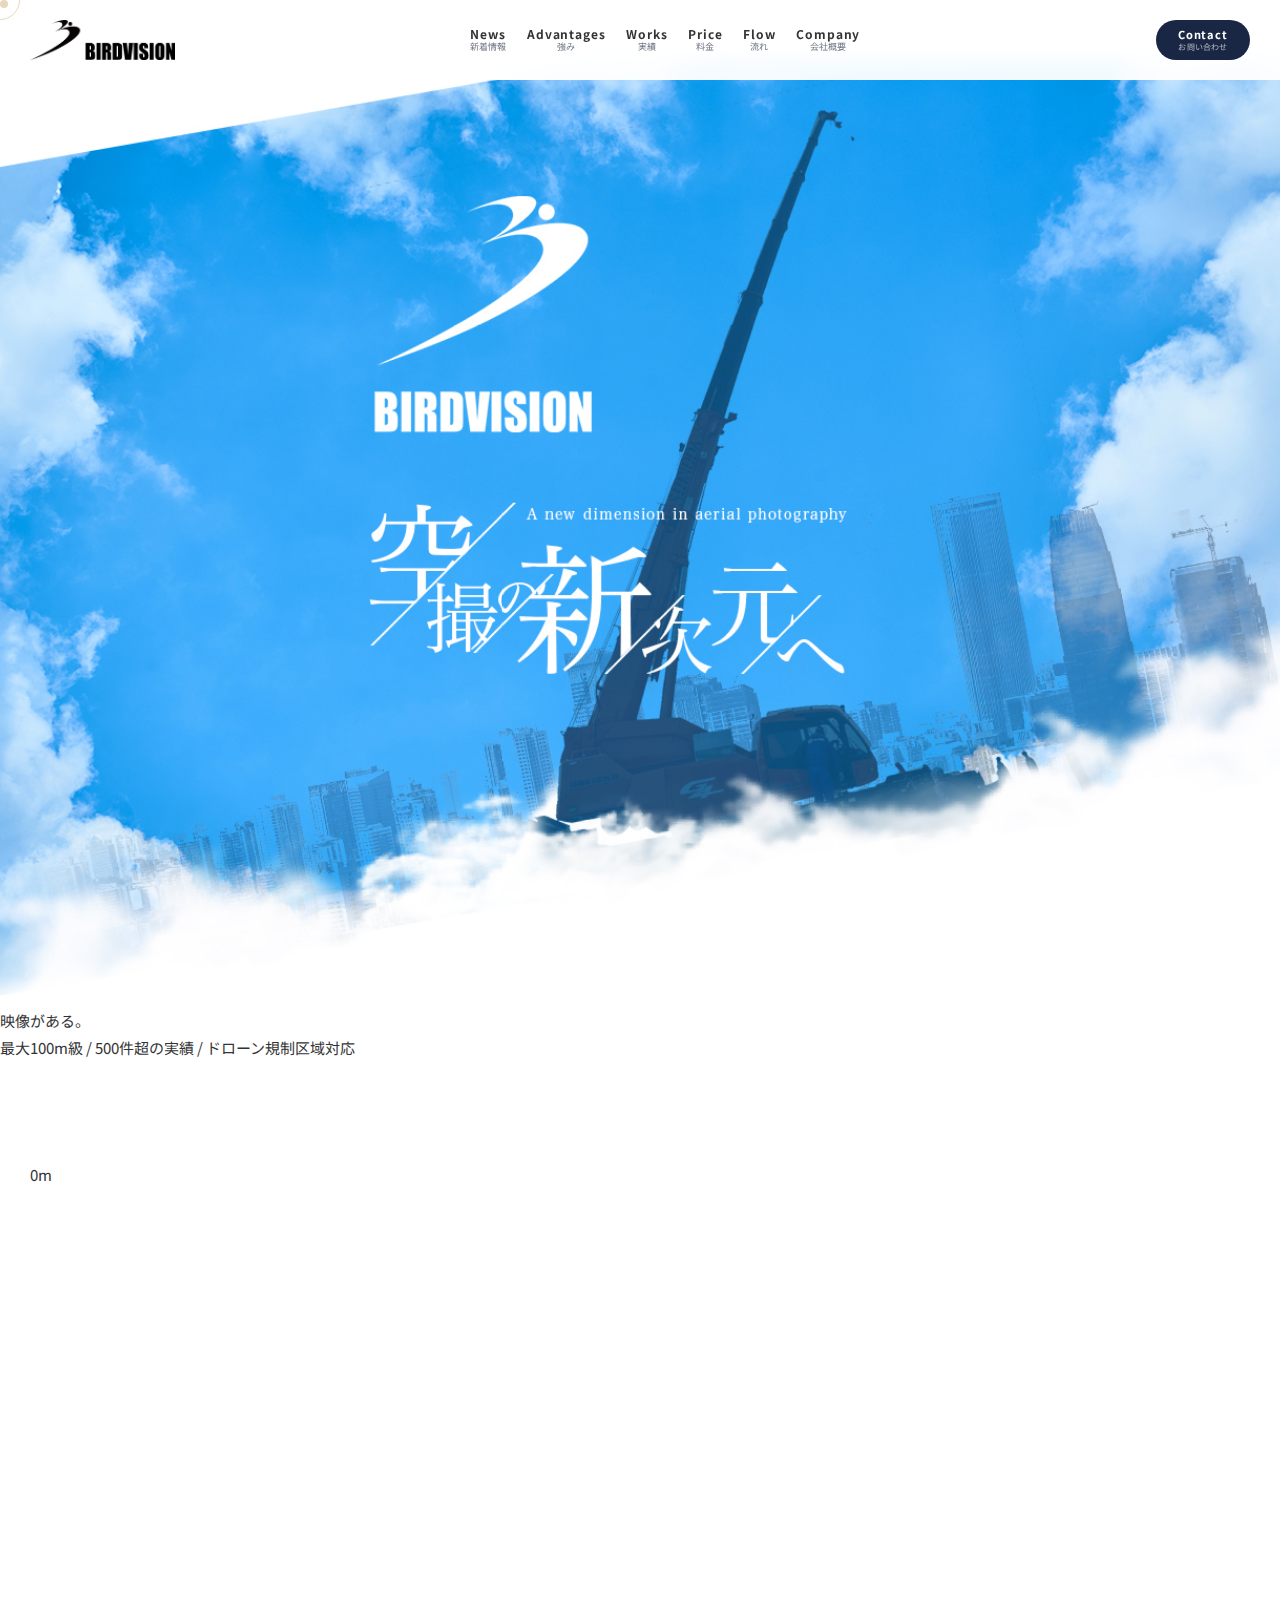
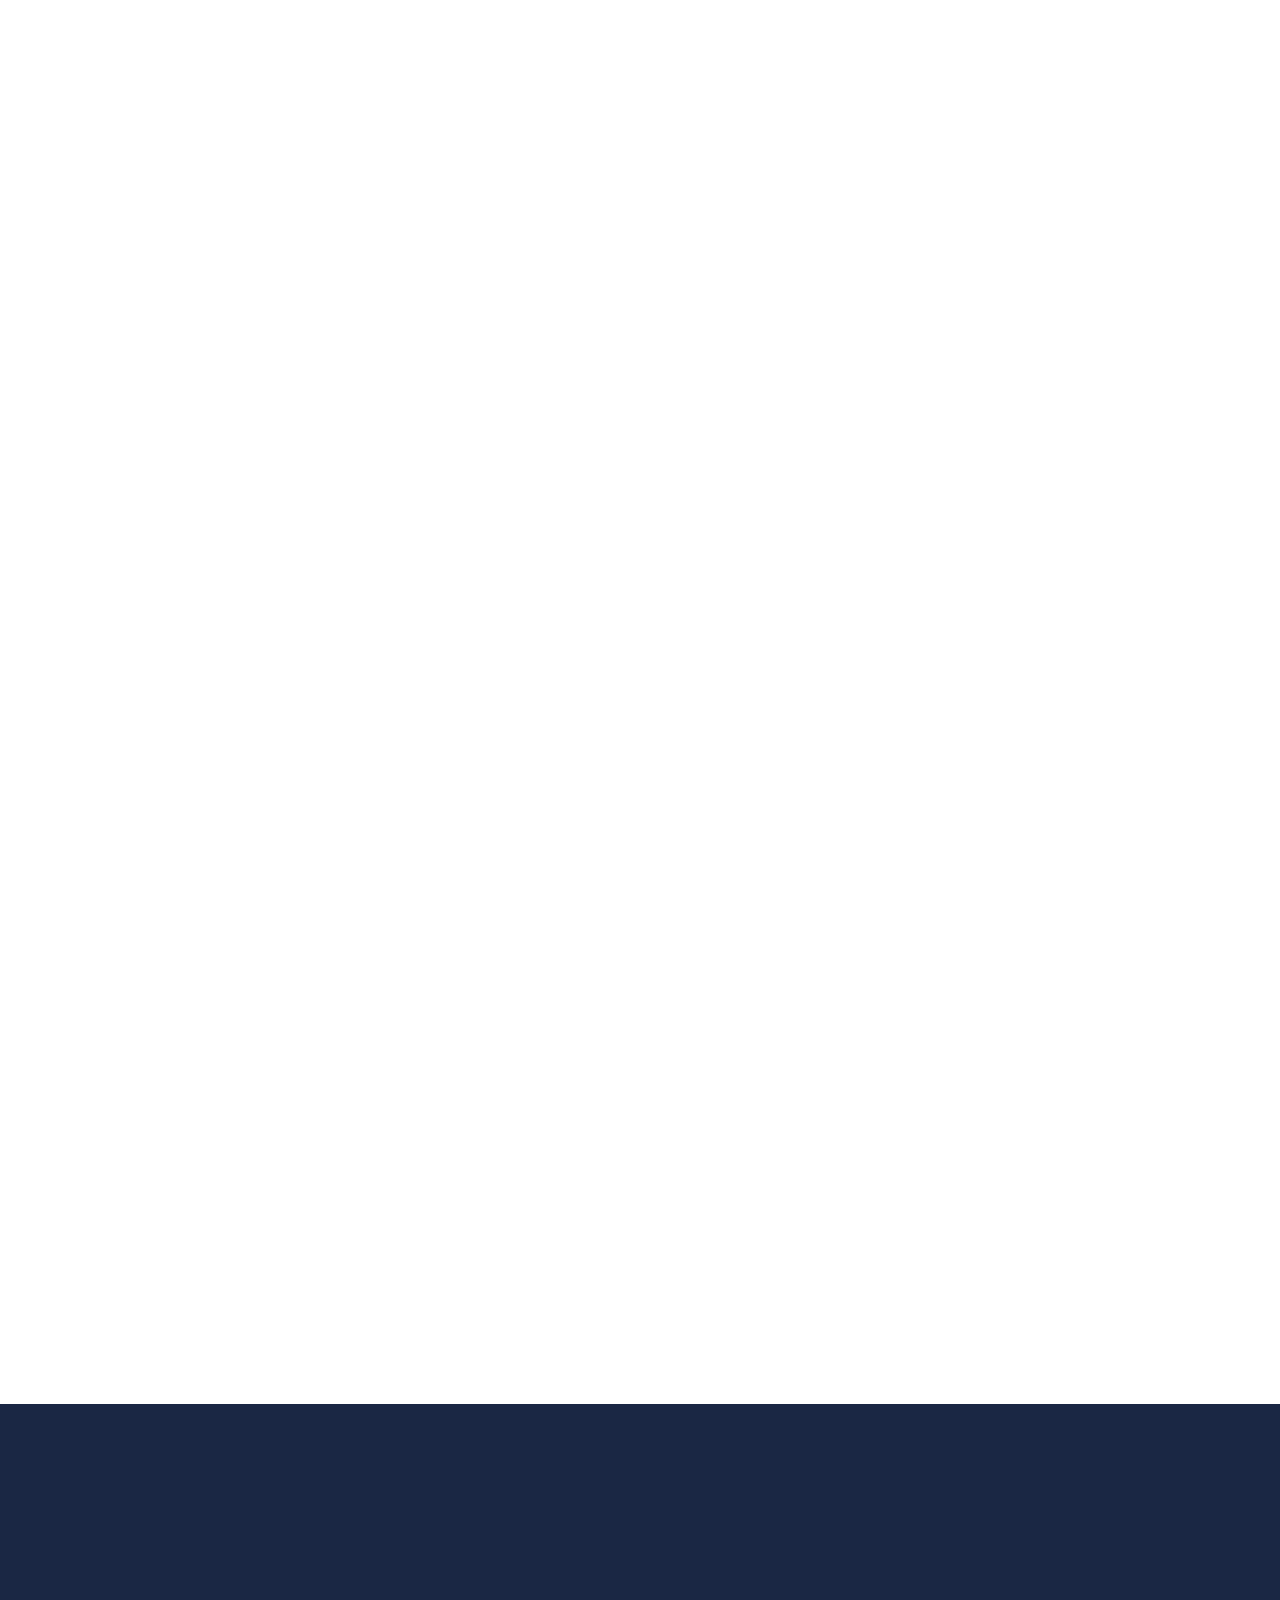
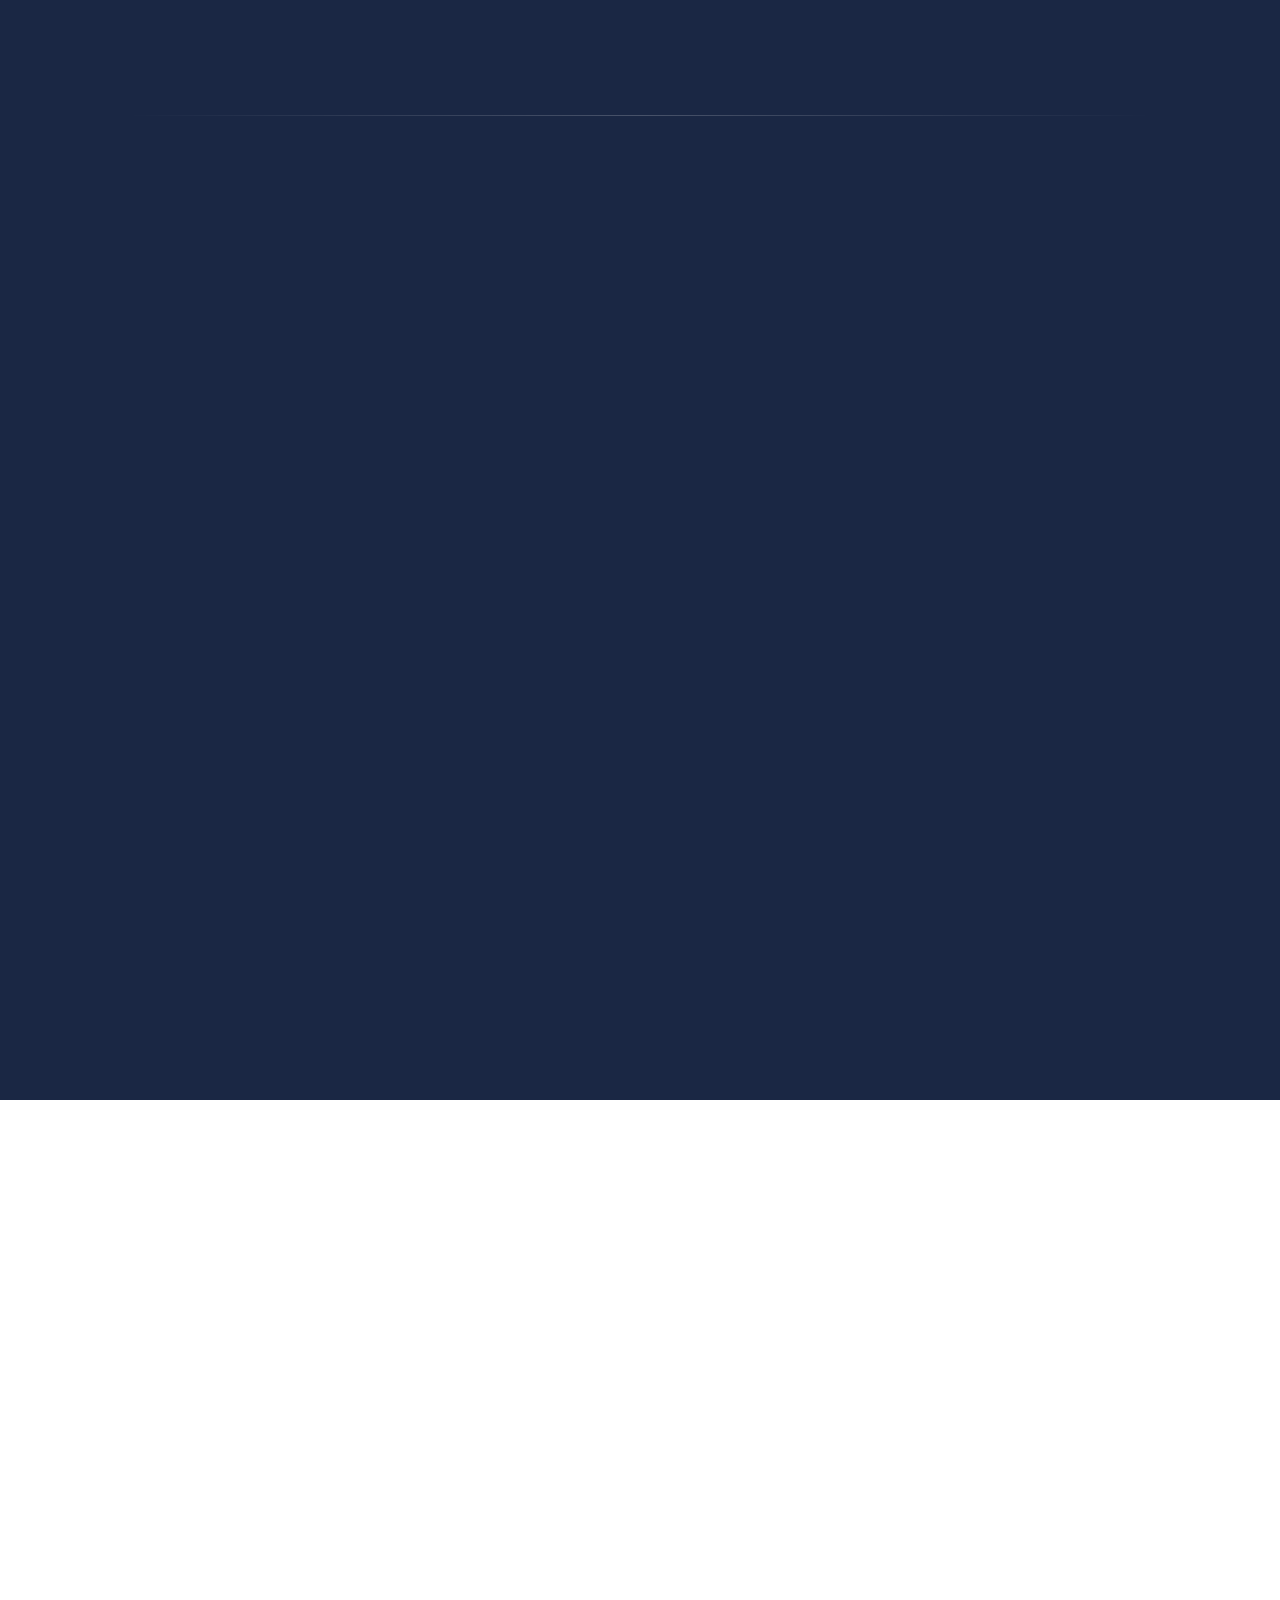
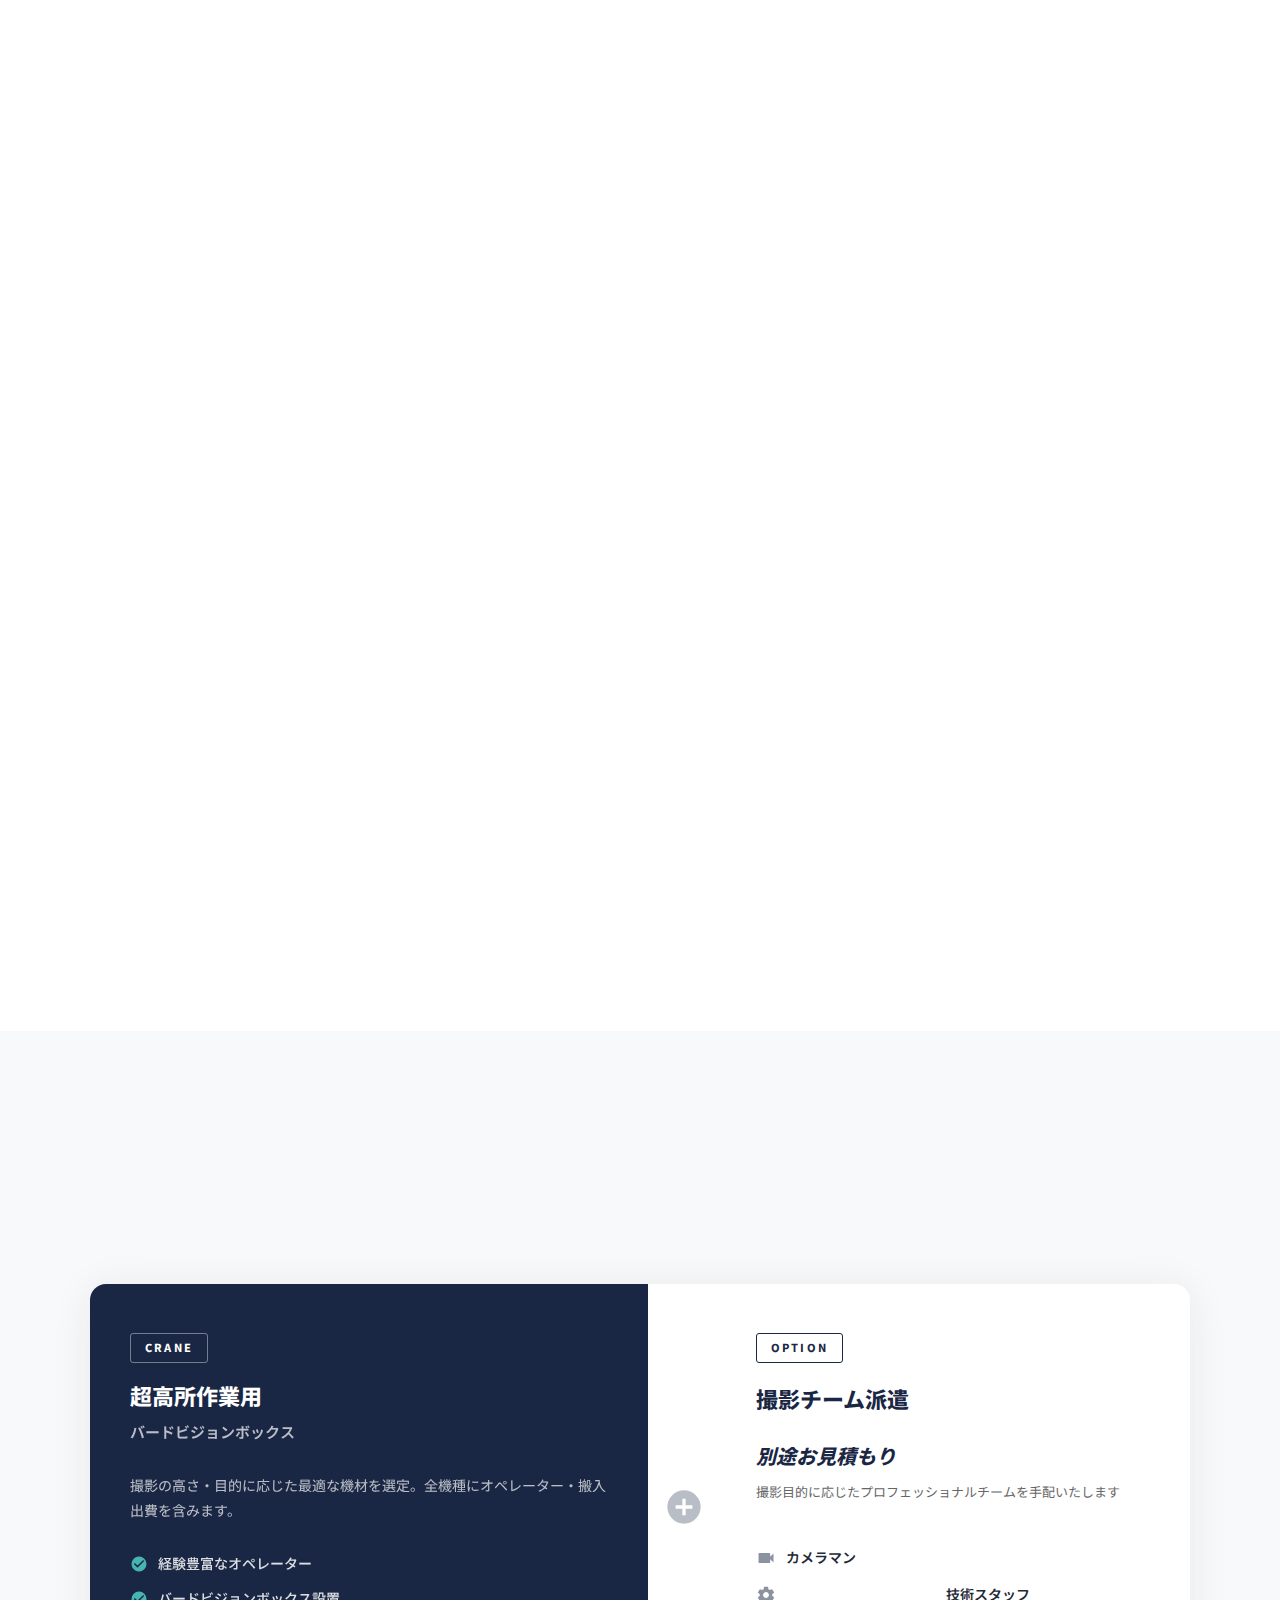
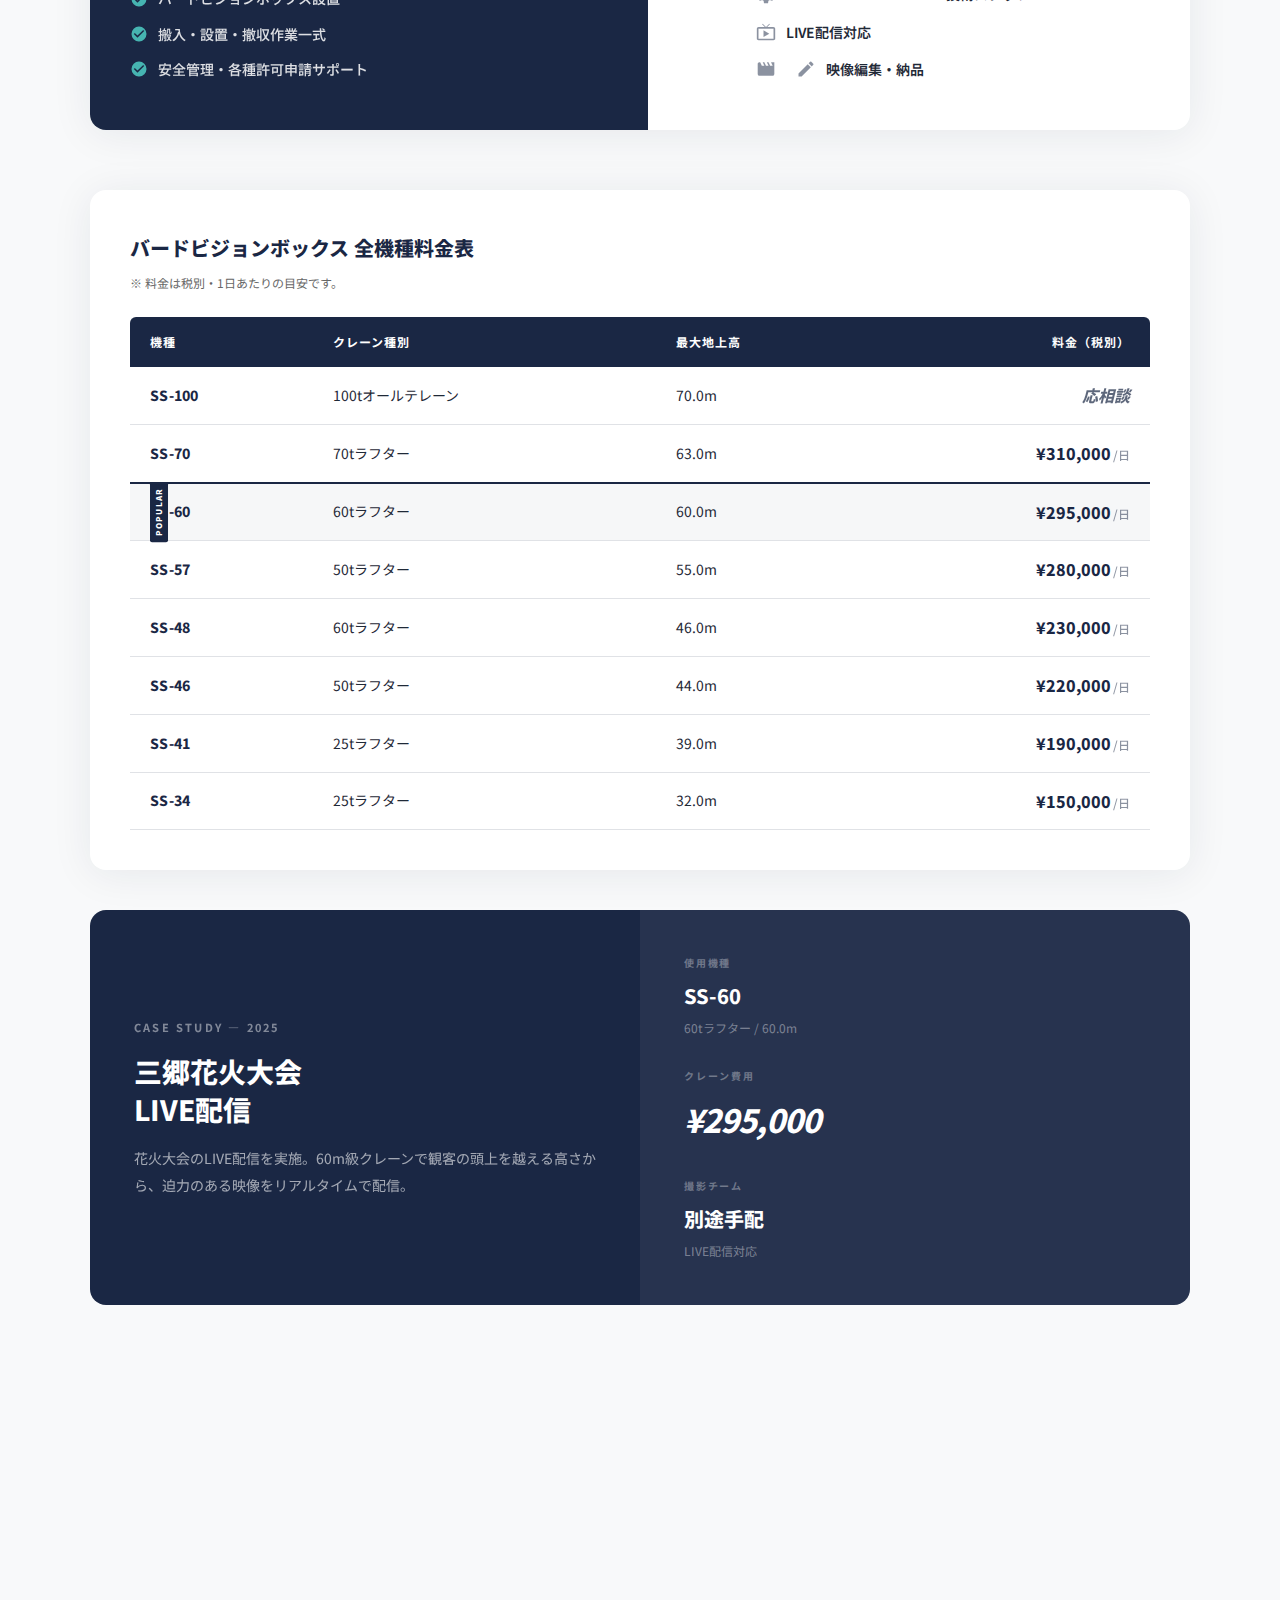
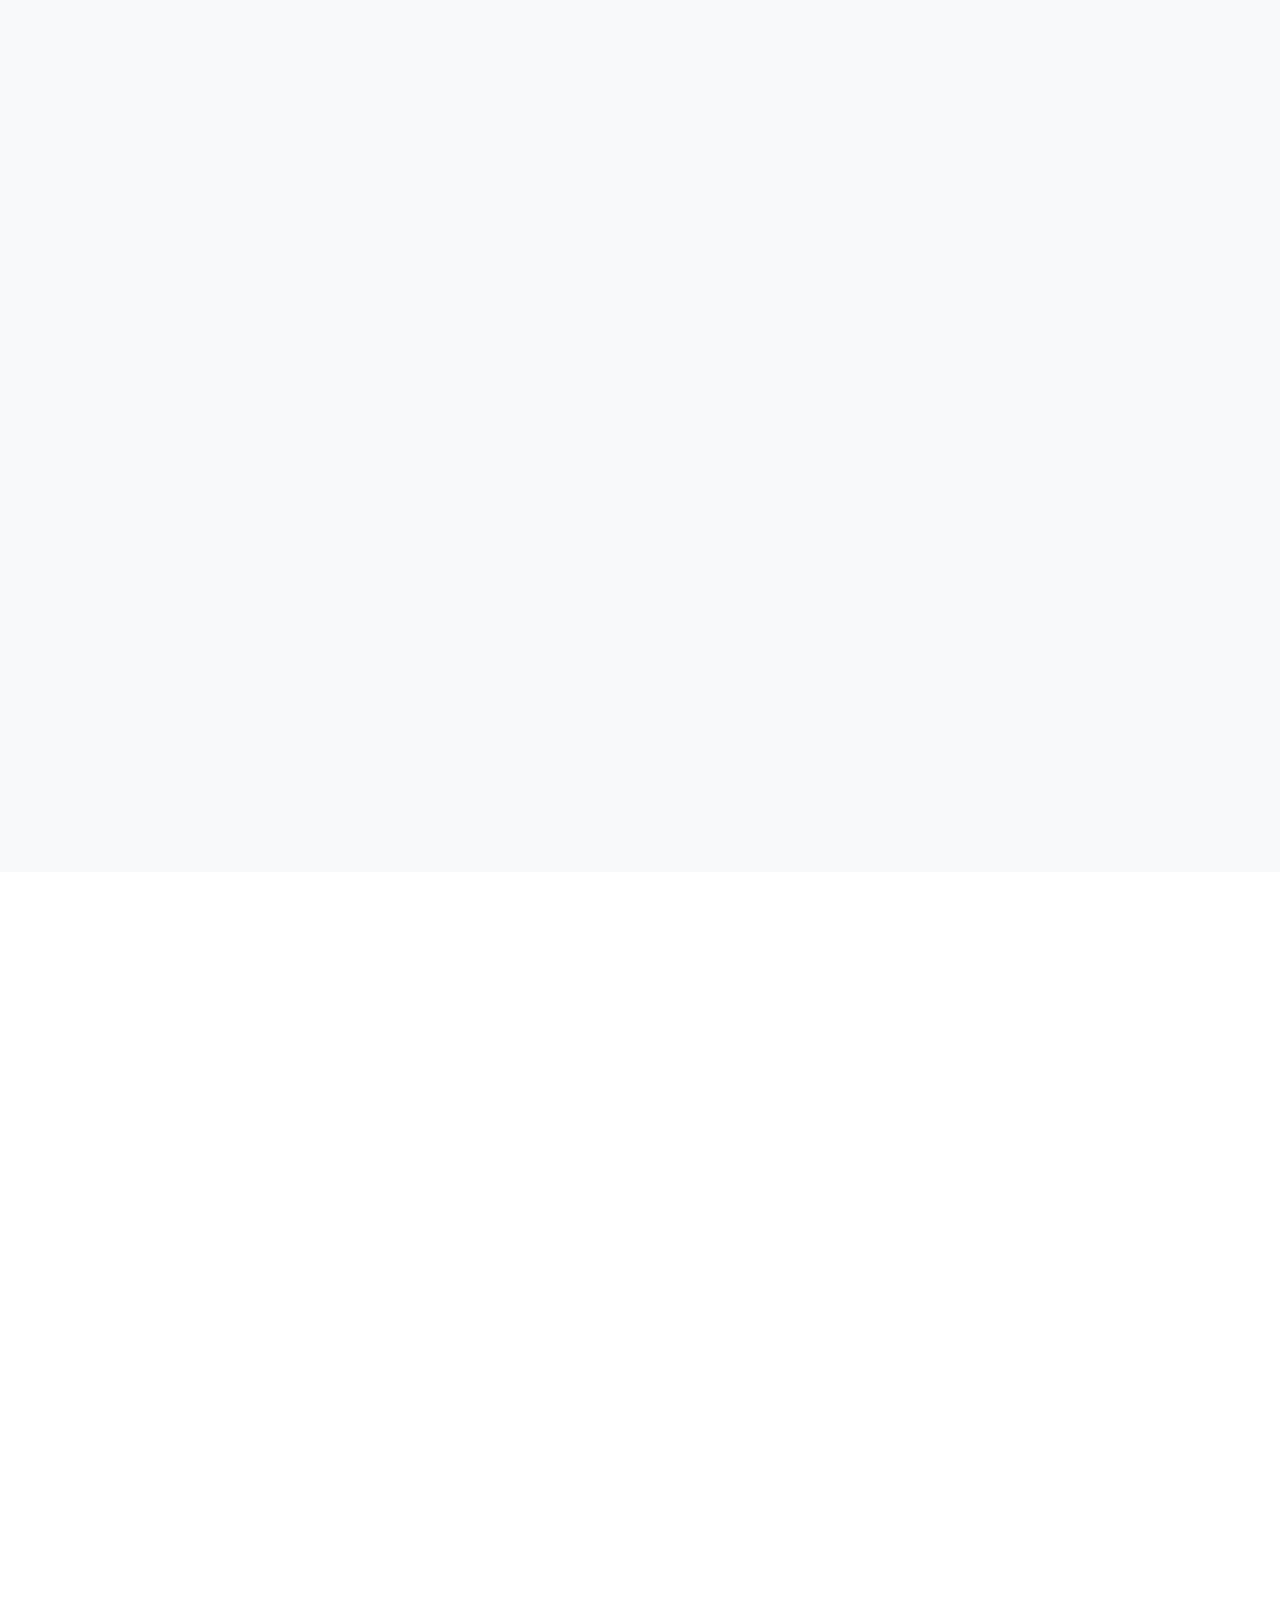
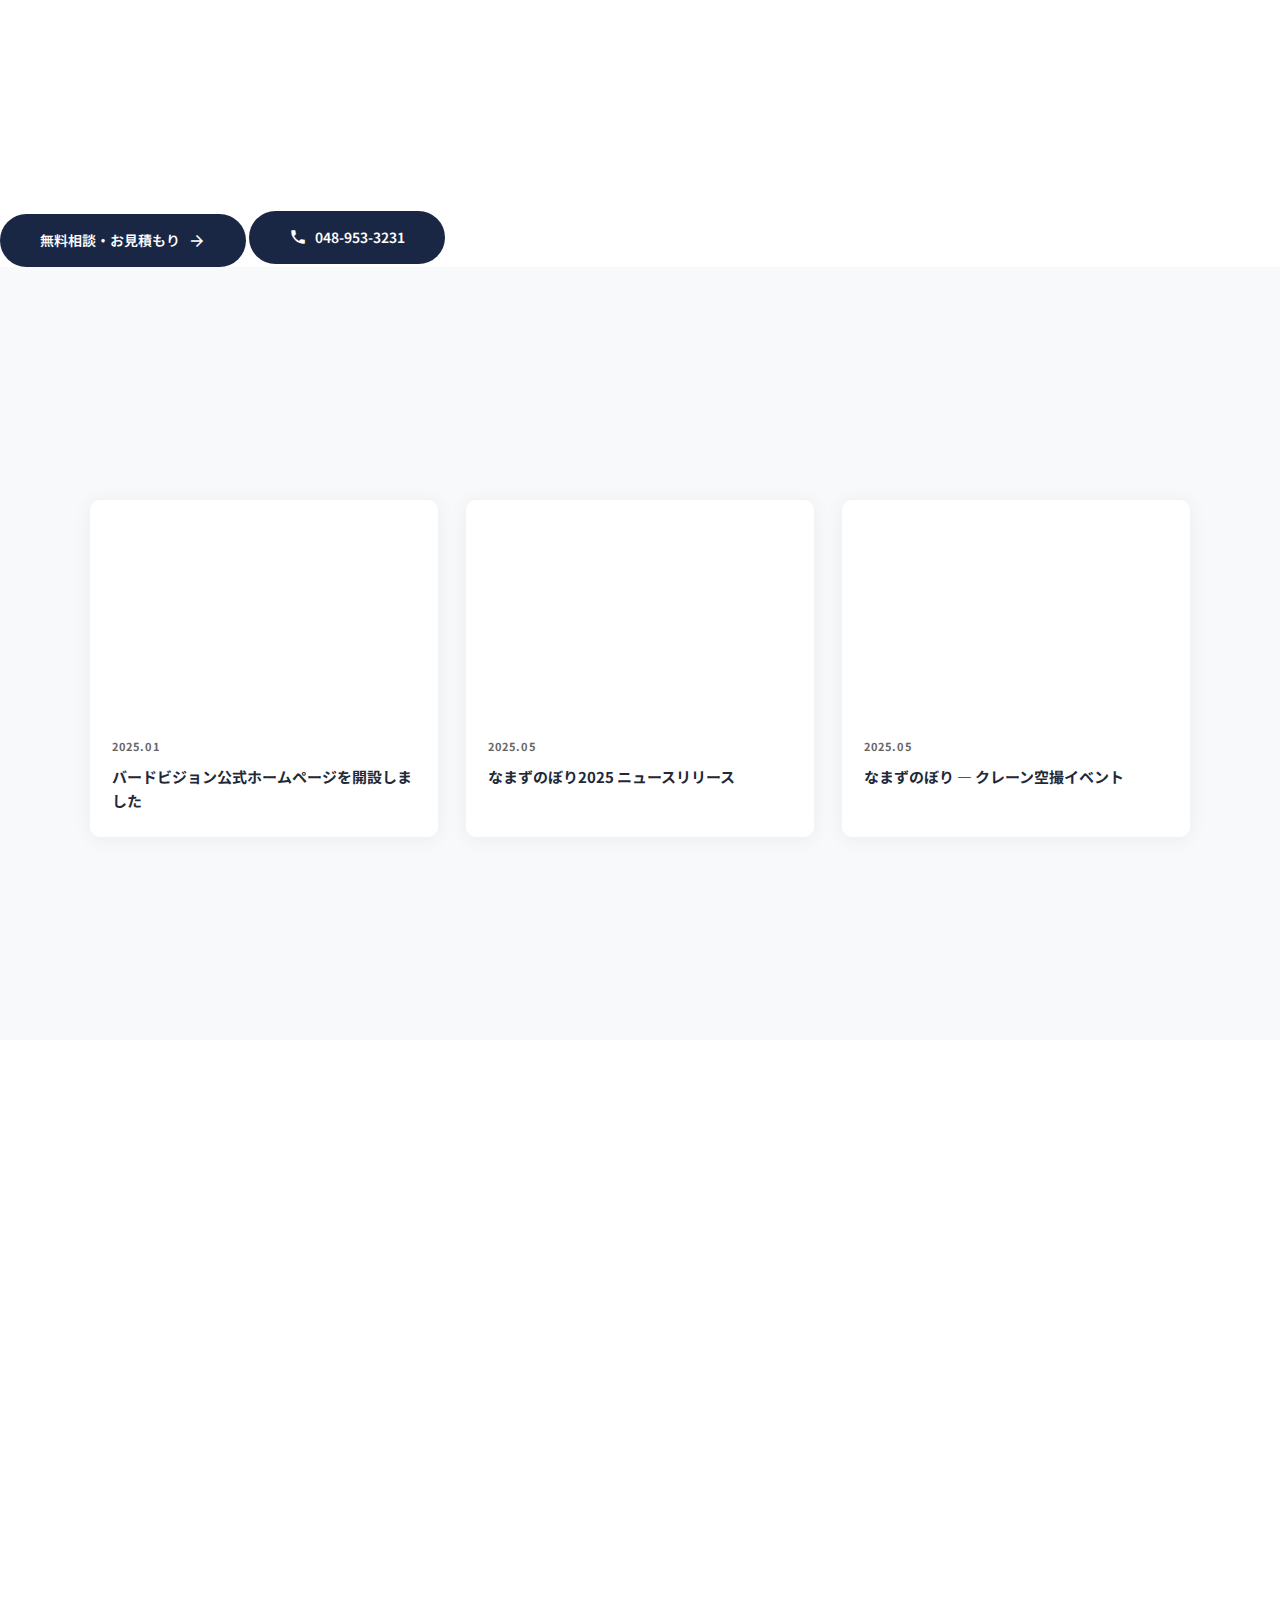
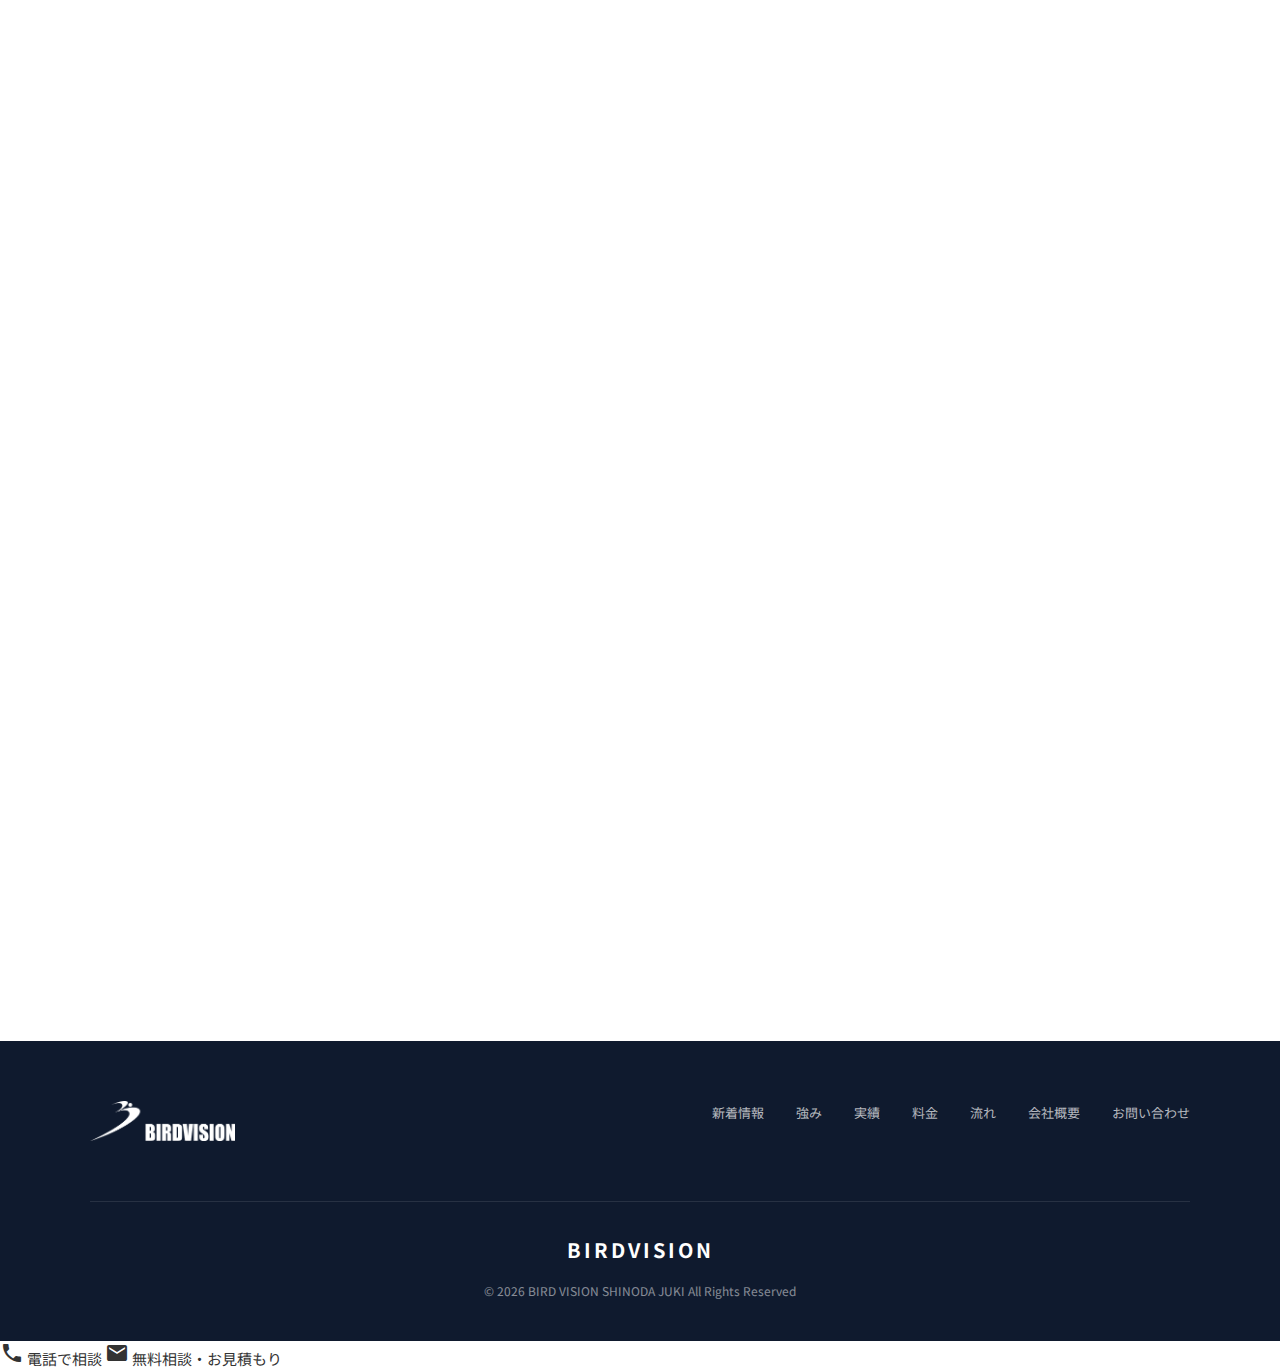
<file: index.html>
<!DOCTYPE html>
<html lang="ja">
<head>
  <meta charset="UTF-8">
  <meta name="viewport" content="width=device-width, initial-scale=1.0">

  <!-- SEO Primary -->
  <title>クレーン空撮のBIRDVISION｜TV番組・スポーツ中継・LIVE配信の高所撮影</title>
  <meta name="description" content="BIRDVISION（バードビジョン）は篠田重機が提供するクレーン空撮サービスです。最大100m級の高さから、SASUKE・国立競技場・世界水泳など500件超の撮影実績。ドローン規制区域でも長時間安定撮影が可能。TV番組・スポーツ中継・LIVE配信の高所カメラ撮影はお任せください。">
  <meta name="keywords" content="クレーン空撮,高所撮影,TV番組撮影,スポーツ中継カメラ,LIVE配信,バードビジョン,BIRDVISION,篠田重機,クレーンカメラ,空撮サービス,ドローン代替,高所カメラ,撮影用クレーン,大型クレーン撮影,映像制作">
  <meta name="robots" content="index, follow">
  <link rel="canonical" href="https://bird-vision-website.pages.dev/">
  <link rel="icon" type="image/png" href="images/favicon-birdvision.png">

  <!-- Open Graph / SNS -->
  <meta property="og:type" content="website">
  <meta property="og:title" content="クレーン空撮のBIRDVISION｜TV番組・スポーツ中継・LIVE配信の高所撮影">
  <meta property="og:description" content="最大100m級クレーンによる高所空撮。SASUKE・国立競技場・世界水泳など500件超の実績。ドローン規制区域対応、長時間安定撮影。">
  <meta property="og:image" content="https://bird-vision-website.pages.dev/images/optimized/works-sasuke.jpg">
  <meta property="og:url" content="https://bird-vision-website.pages.dev/">
  <meta property="og:site_name" content="BIRDVISION - クレーン空撮サービス">
  <meta property="og:locale" content="ja_JP">

  <!-- Twitter Card -->
  <meta name="twitter:card" content="summary_large_image">
  <meta name="twitter:title" content="クレーン空撮のBIRDVISION｜TV・スポーツ・LIVE配信の高所撮影">
  <meta name="twitter:description" content="最大100m級クレーンによる高所空撮。500件超の撮影実績、ドローン規制区域対応。">
  <meta name="twitter:image" content="https://bird-vision-website.pages.dev/images/optimized/works-sasuke.jpg">

  <!-- Structured Data: Organization -->
  <script type="application/ld+json">
  {
    "@context": "https://schema.org",
    "@type": "Organization",
    "name": "BIRDVISION（バードビジョン）",
    "alternateName": ["BIRD VISION", "バードビジョン", "篠田重機 バードビジョン事業部"],
    "url": "https://bird-vision-website.pages.dev/",
    "logo": "https://bird-vision-website.pages.dev/images/logo-birdvision.webp",
    "description": "クレーンを使った高所空撮サービス。TV番組、スポーツ中継、LIVE配信、映像制作向けに最大100m級の安定した高画質撮影を提供。",
    "parentOrganization": {
      "@type": "Organization",
      "name": "篠田重機株式会社",
      "url": "https://www.shinoda-juki.com"
    },
    "address": {
      "@type": "PostalAddress",
      "streetAddress": "戸ヶ崎2465番地1",
      "addressLocality": "三郷市",
      "addressRegion": "埼玉県",
      "postalCode": "341-0044",
      "addressCountry": "JP"
    },
    "telephone": "+81-48-953-3231",
    "sameAs": [],
    "knowsAbout": ["クレーン空撮", "高所撮影", "TV番組撮影", "スポーツ中継", "LIVE配信", "映像制作"]
  }
  </script>

  <!-- Structured Data: Service -->
  <script type="application/ld+json">
  {
    "@context": "https://schema.org",
    "@type": "Service",
    "name": "BIRDVISION クレーン空撮サービス",
    "provider": {
      "@type": "Organization",
      "name": "篠田重機株式会社"
    },
    "description": "25t〜100tクレーンを使用した高所空撮サービス。最大地上高70m、500件超の撮影実績。TV番組（SASUKE、風雲!たけし城）、スポーツ中継（国立競技場、世界水泳）、花火大会LIVE配信など幅広い映像制作に対応。",
    "serviceType": "高所空撮・クレーンカメラ撮影",
    "areaServed": {
      "@type": "Country",
      "name": "Japan"
    },
    "hasOfferCatalog": {
      "@type": "OfferCatalog",
      "name": "バードビジョンボックス料金表",
      "itemListElement": [
        {
          "@type": "Offer",
          "itemOffered": { "@type": "Service", "name": "SS-34（25tラフター・最大地上高32m）" },
          "price": "150000",
          "priceCurrency": "JPY",
          "unitText": "1日あたり"
        },
        {
          "@type": "Offer",
          "itemOffered": { "@type": "Service", "name": "SS-60（60tラフター・最大地上高60m）POPULAR" },
          "price": "295000",
          "priceCurrency": "JPY",
          "unitText": "1日あたり"
        },
        {
          "@type": "Offer",
          "itemOffered": { "@type": "Service", "name": "SS-70（70tラフター・最大地上高63m）" },
          "price": "310000",
          "priceCurrency": "JPY",
          "unitText": "1日あたり"
        }
      ]
    }
  }
  </script>

  <!-- Structured Data: FAQ for LLMO -->
  <script type="application/ld+json">
  {
    "@context": "https://schema.org",
    "@type": "FAQPage",
    "mainEntity": [
      {
        "@type": "Question",
        "name": "クレーン空撮とドローン空撮の違いは何ですか？",
        "acceptedAnswer": {
          "@type": "Answer",
          "text": "クレーン空撮は重量級カメラ（放送用カメラ等）を搭載でき、ドローンでは不可能な長時間の安定撮影が可能です。バッテリー切れの心配がなく、秒速10mの強風下でも撮影可能。またドローン飛行規制区域（都市部・夜間・人口密集地）でも制限なく使用できます。"
        }
      },
      {
        "@type": "Question",
        "name": "BIRDVISIONの最大撮影高度はどのくらいですか？",
        "acceptedAnswer": {
          "@type": "Answer",
          "text": "最大100m級のクレーンに対応しています。最も人気のSS-60モデルで最大地上高60m、最大のSS-100モデル（100tオールテレーン）で最大地上高70mに達します。"
        }
      },
      {
        "@type": "Question",
        "name": "どのようなTV番組や大会で使用実績がありますか？",
        "acceptedAnswer": {
          "@type": "Answer",
          "text": "TBS系列『SASUKE』、Amazon PRIME版『風雲!たけし城』、国立競技場でのスポーツ中継、トライアスロン世界大会、2023世界水泳大会（福岡）、日本女子オープンゴルフ選手権、三郷花火大会LIVE配信など、500件を超える撮影実績があります。"
        }
      },
      {
        "@type": "Question",
        "name": "クレーン空撮の費用はどのくらいかかりますか？",
        "acceptedAnswer": {
          "@type": "Answer",
          "text": "バードビジョンボックスの料金は1日あたりSS-34（32m）で¥150,000〜、人気のSS-60（60m）で¥295,000です。オペレーター・搬入出費が含まれます。撮影チーム派遣はオプションで別途お見積もりとなります。"
        }
      }
    ]
  }
  </script>

  <!-- Structured Data: BreadcrumbList -->
  <script type="application/ld+json">
  {
    "@context": "https://schema.org",
    "@type": "BreadcrumbList",
    "itemListElement": [
      { "@type": "ListItem", "position": 1, "name": "トップ", "item": "https://bird-vision-website.pages.dev/index.html" }
    ]
  }
  </script>

  <!-- Preconnect & Fonts -->
  <link rel="preconnect" href="https://fonts.googleapis.com">
  <link rel="preconnect" href="https://fonts.gstatic.com" crossorigin>
  <link href="https://fonts.googleapis.com/css2?family=Noto+Sans+JP:wght@400;500;600;700;900&display=swap" rel="stylesheet">
  <link href="https://fonts.googleapis.com/icon?family=Material+Icons" rel="stylesheet">
  <link rel="stylesheet" href="css/style-v2.css">
</head>
<body>

  <!-- Mobile Navigation Overlay -->
  <nav class="mobile-nav-v2" id="mobileNavV2">
    <a href="#news"><span class="mobile-nav-en">News</span><span class="mobile-nav-ja">新着情報</span></a>
    <a href="#advantages"><span class="mobile-nav-en">Advantages</span><span class="mobile-nav-ja">強み</span></a>
    <a href="#works"><span class="mobile-nav-en">Works</span><span class="mobile-nav-ja">業務実績</span></a>
    <a href="#cost"><span class="mobile-nav-en">Price</span><span class="mobile-nav-ja">料金プラン</span></a>
    <a href="#steps"><span class="mobile-nav-en">Flow</span><span class="mobile-nav-ja">撮影までの流れ</span></a>
    <a href="#company"><span class="mobile-nav-en">Company</span><span class="mobile-nav-ja">会社概要</span></a>
    <a href="contact.html" class="mobile-nav-cta">Contact</a>
  </nav>

  <!-- Header -->
  <header class="header-v2" id="headerV2">
    <div class="header-v2-inner">
      <a href="index.html" class="header-v2-logo">
        <img src="images/logo-birdvision.webp" alt="BIRDVISION - クレーン空撮サービス" class="header-v2-logo-img">
      </a>
      <nav class="header-v2-nav">
        <a href="#news"><span class="nav-en">News</span><span class="nav-ja">新着情報</span></a>
        <a href="#advantages"><span class="nav-en">Advantages</span><span class="nav-ja">強み</span></a>
        <a href="#works"><span class="nav-en">Works</span><span class="nav-ja">実績</span></a>
        <a href="#cost"><span class="nav-en">Price</span><span class="nav-ja">料金</span></a>
        <a href="#steps"><span class="nav-en">Flow</span><span class="nav-ja">流れ</span></a>
        <a href="#company"><span class="nav-en">Company</span><span class="nav-ja">会社概要</span></a>
      </nav>
      <a href="contact.html" class="header-v2-cta"><span class="nav-en">Contact</span><span class="nav-ja">お問い合わせ</span></a>
      <button class="mobile-menu-btn-v2" id="menuBtnV2" aria-label="メニューを開く">
        <span></span><span></span><span></span>
      </button>
    </div>
  </header>

  <main>
    <!-- Hero Section -->
    <section class="hero-v2" aria-label="メインビジュアル">
      <div class="hero-v2-bg">
        <img src="images/hero-v2.webp" alt="BIRDVISIONクレーン空撮 — 最大100m級の高さから安定した高画質映像を撮影">
      </div>
      <div class="hero-v2-overlay">
        <p class="hero-v2-catch" data-split-text>クレーンだから撮れる<br><span class="hero-rotating-word" data-words="映像,感動,夢,ドキドキ,奇跡">映像</span>がある。</p>
        <p class="hero-v2-sub" data-fade-up>最大<span class="text-glow">100m級</span> / <span class="text-glow">500件超</span>の実績 / ドローン規制区域対応</p>
      </div>
    </section>

    <!-- Intro Section -->
    <section class="intro-v2" aria-label="サービス概要">
      <div class="intro-v2-bg-number" aria-hidden="true">
        <span class="intro-v2-counter" data-count="100">0</span><span class="intro-v2-unit">m</span>
      </div>
      <div class="intro-v2-inner">
        <h1 class="intro-v2-heading slide-up" data-parallax="0.08"><span class="text-line-reveal">地上100mの世界を、</span><br><span class="text-line-reveal" style="--line-delay: 0.2s">あなたの映像に。</span></h1>
        <p class="intro-v2-text fade-in">BIRD VISIONは、篠田重機が提供する<strong class="text-emphasis">クレーンを使った新次元の空撮</strong>サービスです。<br class="br-pc">最大<strong class="text-emphasis">100m</strong>の高さから、安定した高画質映像で、<br class="br-pc">あなたのビジョンを実現します。</p>
      </div>
    </section>

    <!-- Advantages Section -->
    <section class="advantages-v2" id="advantages" data-reveal="zoom-reveal" aria-label="BIRDVISIONの強み — クレーン空撮がドローンに勝るポイント">
      <div class="advantages-v2-inner">
        <h2 class="advantages-v2-heading fade-in">Advantages of <span class="text-accent-navy">BIRDVISION</span></h2>

        <div class="advantages-v2-cards stagger-children fade-in">
          <div class="advantages-v2-card">
            <div class="advantages-v2-card-image" role="img" aria-label="高性能シネマカメラと防振システムをクレーンに搭載 — ドローンでは実現できない高画質" style="background-image: url('images/optimized/advantages-camera.jpg')">
              <div class="advantages-v2-card-overlay">
                <p class="advantages-v2-card-label">画質・機材の優位性</p>
              </div>
            </div>
            <div class="advantages-v2-card-text">
              <h3 class="advantages-v2-card-title-text">画質・機材の優位性</h3>
              <p class="advantages-v2-card-desc">ドローンではバッテリーやペイロードの限界で搭載できない高性能・重量級のシネマカメラや防振システムを搭載可能。これにより、プロの映像制作や精密な計測に耐えうる、圧倒的な高画質と安定性を実現します。</p>
            </div>
          </div>
          <div class="advantages-v2-card">
            <div class="advantages-v2-card-image" role="img" aria-label="ドローン飛行禁止区域でも対応可能なクレーン空撮 — 規制と安全性の優位性" style="background-image: url('images/optimized/advantages-regulation.jpg')">
              <div class="advantages-v2-card-overlay">
                <p class="advantages-v2-card-label">規制・安全性の優位性</p>
              </div>
            </div>
            <div class="advantages-v2-card-text">
              <h3 class="advantages-v2-card-title-text">規制・安全性の優位性</h3>
              <p class="advantages-v2-card-desc">ドローンが飛行禁止の空域（人口密集地、夜間、イベント上空など）でも、クレーンは「地上設置型の重機」として法規制をクリアしやすい場合があります。長期にわたる設置も可能なため、規制が多く、変動的なドローン運用に比べ、プロジェクト計画が立てやすく、安心です。</p>
            </div>
          </div>
          <div class="advantages-v2-card">
            <div class="advantages-v2-card-image" role="img" aria-label="強風下でもブレない安定撮影 — クレーンの安定性と運用の優位性" style="background-image: url('images/optimized/advantages-stability.jpg')">
              <div class="advantages-v2-card-overlay">
                <p class="advantages-v2-card-label">安定性・運用の優位性</p>
              </div>
            </div>
            <div class="advantages-v2-card-text">
              <h3 class="advantages-v2-card-title-text">安定性・運用の優位性</h3>
              <p class="advantages-v2-card-desc">クレーンは強固な地上支持による圧倒的な安定性を誇り、秒速10mを超える強風下でもブレのない撮影が可能。バッテリー不要で長時間連続稼働でき、突発的な天候変化にも即座に対応。予測可能な運用コストで、プロジェクト全体の計画が立てやすいのも大きな利点です。</p>
            </div>
          </div>
        </div>

        <!-- Drone vs Crane Comparison Table -->
        <div class="comparison-table-wrap fade-in">
          <h3 class="comparison-table-heading">ドローン vs クレーン空撮 比較表</h3>
          <table class="comparison-table">
            <thead>
              <tr>
                <th>比較項目</th>
                <th class="comparison-crane">クレーン（BIRDVISION）</th>
                <th class="comparison-drone">ドローン</th>
              </tr>
            </thead>
            <tbody>
              <tr>
                <td class="comparison-item">搭載カメラ</td>
                <td class="comparison-crane-cell"><span class="comparison-o">◎</span><br>放送用・シネマカメラ搭載可</td>
                <td class="comparison-drone-cell"><span class="comparison-x">△</span><br>小型カメラのみ</td>
              </tr>
              <tr>
                <td class="comparison-item">連続撮影時間</td>
                <td class="comparison-crane-cell"><span class="comparison-o">◎</span><br>無制限（バッテリー不要）</td>
                <td class="comparison-drone-cell"><span class="comparison-x">×</span><br>約20〜40分</td>
              </tr>
              <tr>
                <td class="comparison-item">耐風性能</td>
                <td class="comparison-crane-cell"><span class="comparison-o">◎</span><br>秒速10m超でも安定</td>
                <td class="comparison-drone-cell"><span class="comparison-x">△</span><br>秒速5m程度で困難</td>
              </tr>
              <tr>
                <td class="comparison-item">夜間撮影</td>
                <td class="comparison-crane-cell"><span class="comparison-o">◎</span><br>制限なし</td>
                <td class="comparison-drone-cell"><span class="comparison-x">×</span><br>原則飛行禁止</td>
              </tr>
              <tr>
                <td class="comparison-item">人口密集地</td>
                <td class="comparison-crane-cell"><span class="comparison-o">◎</span><br>地上設置のため制限少</td>
                <td class="comparison-drone-cell"><span class="comparison-x">×</span><br>飛行許可が必要</td>
              </tr>
              <tr>
                <td class="comparison-item">イベント上空</td>
                <td class="comparison-crane-cell"><span class="comparison-o">◎</span><br>対応可能</td>
                <td class="comparison-drone-cell"><span class="comparison-x">×</span><br>原則飛行禁止</td>
              </tr>
              <tr>
                <td class="comparison-item">映像安定性</td>
                <td class="comparison-crane-cell"><span class="comparison-o">◎</span><br>防振システム搭載</td>
                <td class="comparison-drone-cell"><span class="comparison-x">△</span><br>風・振動の影響大</td>
              </tr>
              <tr>
                <td class="comparison-item">最大高度</td>
                <td class="comparison-crane-cell"><span class="comparison-o">○</span><br>最大70m</td>
                <td class="comparison-drone-cell"><span class="comparison-x">△</span><br>150m（規制あり）</td>
              </tr>
            </tbody>
          </table>
        </div>
      </div>
    </section>

    <!-- Works / Business Performance Section -->
    <section class="works-v2" id="works" data-reveal="wipe-up" aria-label="業務実績 — TV番組・スポーツ中継・大型イベント撮影">
      <!-- Cinematic Stats Bar -->
      <div class="works-v2-stats">
        <div class="works-v2-stats-inner stagger-children">
          <div class="works-v2-stat fade-in">
            <div class="stat-number-wrap">
              <span class="works-v2-stat-number" data-count="500">0</span><span class="works-v2-stat-suffix">件+</span>
            </div>
            <p class="works-v2-stat-label">累計撮影案件</p>
            <p class="works-v2-stat-detail">TV番組150+ / スポーツ200+ / イベント150+</p>
          </div>
          <div class="works-v2-stat fade-in">
            <div class="stat-number-wrap">
              <span class="works-v2-stat-number" data-count="30">0</span><span class="works-v2-stat-suffix">年+</span>
            </div>
            <p class="works-v2-stat-label">業界経験</p>
            <p class="works-v2-stat-detail">1994年よりクレーン空撮事業を開始</p>
          </div>
          <div class="works-v2-stat fade-in">
            <div class="stat-number-wrap">
              <span class="works-v2-stat-number" data-count="98">0</span><span class="works-v2-stat-suffix">%</span>
            </div>
            <p class="works-v2-stat-label">リピート率</p>
            <p class="works-v2-stat-detail">安定品質で継続採用いただく実績</p>
          </div>
          <div class="works-v2-stat fade-in">
            <div class="stat-number-wrap">
              <span class="works-v2-stat-number" data-count="70">0</span><span class="works-v2-stat-suffix">m</span>
            </div>
            <p class="works-v2-stat-label">最大クレーン高</p>
            <p class="works-v2-stat-detail">100tオールテレーン（SS-100）</p>
          </div>
        </div>
      </div>

      <!-- Section Heading -->
      <div class="works-v2-inner">
        <div class="section-heading-v2 slide-left">
          <h2 class="section-heading-v2-en">Business performance</h2>
          <p class="section-heading-v2-ja">業務実績</p>
        </div>
      </div>

      <!-- Showcase: Featured + Grid -->
      <div class="works-v2-showcase">
        <div class="works-v2-featured slide-up">
          <div class="works-v2-item works-v2-item--hero" role="img" aria-label="TBS SASUKE撮影セット — 大型クレーンで巨大セットを俯瞰撮影" style="background-image: url('images/optimized/works-sasuke.jpg')">
            <div class="works-v2-item-content">
              <span class="works-v2-item-cat">TV番組</span>
              <h3 class="works-v2-item-title">SASUKE</h3>
              <p class="works-v2-item-sub">TBS系列 / 大型クレーンカメラ撮影</p>
            </div>
            <div class="works-v2-item-shine"></div>
          </div>
        </div>
        <div class="works-v2-grid stagger-children">
          <div class="works-v2-item scale-in" style="background-image: url('images/optimized/works-stadium.jpg')">
            <div class="works-v2-item-content">
              <span class="works-v2-item-cat">スポーツ中継</span>
              <h3 class="works-v2-item-title">国立競技場</h3>
              <p class="works-v2-item-sub">サッカー国際試合 / クレーンカメラ</p>
            </div>
            <div class="works-v2-item-shine"></div>
          </div>
          <div class="works-v2-item scale-in" style="background-image: url('images/optimized/works-triathlon.jpg')">
            <div class="works-v2-item-content">
              <span class="works-v2-item-cat">スポーツ中継</span>
              <h3 class="works-v2-item-title">トライアスロン</h3>
              <p class="works-v2-item-sub">クレーンカメラ撮影</p>
            </div>
            <div class="works-v2-item-shine"></div>
          </div>
          <div class="works-v2-item scale-in" style="background-image: url('images/optimized/works-swim.jpg')">
            <div class="works-v2-item-content">
              <span class="works-v2-item-cat">国際大会</span>
              <h3 class="works-v2-item-title">世界水泳</h3>
              <p class="works-v2-item-sub">大型クレーン撮影</p>
            </div>
            <div class="works-v2-item-shine"></div>
          </div>
          <div class="works-v2-item scale-in" style="background-image: url('images/optimized/works-takeshi.jpg')">
            <div class="works-v2-item-content">
              <span class="works-v2-item-cat">TV番組</span>
              <h3 class="works-v2-item-title">風雲!たけし城</h3>
              <p class="works-v2-item-sub">Amazon PRIME版</p>
            </div>
            <div class="works-v2-item-shine"></div>
          </div>
          <div class="works-v2-item scale-in" style="background-image: url('images/optimized/works-golf.jpg')">
            <div class="works-v2-item-content">
              <span class="works-v2-item-cat">スポーツ</span>
              <h3 class="works-v2-item-title">日本女子ゴルフ</h3>
              <p class="works-v2-item-sub">ゴルフ選手権 / 空撮</p>
            </div>
            <div class="works-v2-item-shine"></div>
          </div>
        </div>
      </div>

      <div class="works-v2-inner">
        <div class="works-v2-more fade-in">
          <a href="works.html" class="btn-v2">VIEW ALL WORKS <span class="material-icons">arrow_forward</span></a>
        </div>
      </div>
    </section>

    <!-- Use Cases Section -->
    <section class="use-cases-v2" id="use-cases" data-reveal="zoom-reveal" aria-label="クレーン空撮の活用例">
      <div class="use-cases-v2-inner">
        <div class="section-heading-v2 slide-left">
          <h2 class="section-heading-v2-en">Use Cases</h2>
          <p class="section-heading-v2-ja">活用例</p>
        </div>

        <div class="use-cases-v2-grid stagger-children">
          <div class="use-case-card fade-in">
            <div class="use-case-card-image" style="background-image: url('images/optimized/usecase-sports.jpg')">
              <div class="use-case-card-overlay">
                <span class="use-case-card-label">放送</span>
              </div>
            </div>
            <div class="use-case-card-body">
              <h3 class="use-case-card-title">スポーツ中継</h3>
              <p class="use-case-card-desc">スタジアムの熱気、選手の躍動感を、かつてない臨場感で捉えます。BIRD VISIONのクレーン空撮なら、ドローンでは不可能な長時間撮影、高所からのダイナミックなアングルを実現。競技のハイライトから、観客の歓声まで、感動の瞬間を余すことなく記録します。</p>
            </div>
          </div>

          <div class="use-case-card fade-in">
            <div class="use-case-card-image" style="background-image: url('images/optimized/usecase-film.jpg')">
              <div class="use-case-card-overlay">
                <span class="use-case-card-label">映像制作</span>
              </div>
            </div>
            <div class="use-case-card-body">
              <h3 class="use-case-card-title">映画 / ドラマ撮影</h3>
              <p class="use-case-card-desc">BIRD VISIONは、映画・ドラマ制作の新たな可能性を切り開きます。ドローンを超える安定性と高画質で、物語をより深く、よりドラマチックに演出。ワイヤーアクション、特殊効果との連携もスムーズで、監督のビジョンを余すことなく映像化します。</p>
            </div>
          </div>

          <div class="use-case-card fade-in">
            <div class="use-case-card-image" style="background-image: url('images/optimized/usecase-cm.jpg')">
              <div class="use-case-card-overlay">
                <span class="use-case-card-label">広告</span>
              </div>
            </div>
            <div class="use-case-card-body">
              <h3 class="use-case-card-title">CM</h3>
              <p class="use-case-card-desc">わずか数秒で、視聴者の心を掴む。CM制作において、BIRD VISIONは強力な武器となります。都会の喧騒、壮大な自然、商品の魅力を最大限に引き出すダイナミックな映像で、ブランドイメージを鮮やかに印象付けます。限られた予算と時間の中でも最高のクオリティを追求します。</p>
            </div>
          </div>

          <div class="use-case-card fade-in">
            <div class="use-case-card-image" style="background-image: url('images/optimized/usecase-variety.jpg')">
              <div class="use-case-card-overlay">
                <span class="use-case-card-label">番組制作</span>
              </div>
            </div>
            <div class="use-case-card-body">
              <h3 class="use-case-card-title">バラエティ</h3>
              <p class="use-case-card-desc">バラエティ番組の面白さを最大限に引き出す、BIRD VISIONの空撮。ドローンでは不可能なアングル、長時間撮影で、出演者のリアクション、番組の臨場感を余すことなく捉えます。クイズ、ロケ、ドッキリなど、様々な企画に対応可能です。</p>
            </div>
          </div>
        </div>
      </div>
    </section>

    <!-- Testimonials Section -->
    <section class="testimonials-v2" id="testimonials" data-reveal="zoom-reveal" aria-label="お客様の声">
      <div class="testimonials-v2-inner">
        <div class="section-heading-v2 slide-left">
          <h2 class="section-heading-v2-en">Voice</h2>
          <p class="section-heading-v2-ja">ご利用者の声</p>
        </div>
        <div class="testimonials-v2-grid stagger-children">
          <div class="testimonial-card fade-in">
            <div class="testimonial-card-header">
              <div class="testimonial-avatar"><span class="material-icons">person</span></div>
              <div>
                <p class="testimonial-name">テレビ局 プロデューサー</p>
                <p class="testimonial-role">キー局 / バラエティ番組制作</p>
              </div>
            </div>
            <p class="testimonial-text">ドローンでは不可能な長時間の安定撮影が可能で、大型セットの全景を一発で押さえられます。毎回安定したクオリティで、もう手放せません。撮影現場のスタッフ対応も非常に丁寧です。</p>
            <div class="testimonial-stars">★★★★★</div>
          </div>
          <div class="testimonial-card fade-in">
            <div class="testimonial-card-header">
              <div class="testimonial-avatar"><span class="material-icons">person</span></div>
              <div>
                <p class="testimonial-name">映像制作会社 ディレクター</p>
                <p class="testimonial-role">スポーツ中継・イベント撮影</p>
              </div>
            </div>
            <p class="testimonial-text">国立競技場での撮影では、ドローン飛行禁止区域でも問題なく対応いただきました。風が強い日でも映像がブレず、放送品質を確実に担保できるのが最大の魅力です。</p>
            <div class="testimonial-stars">★★★★★</div>
          </div>
          <div class="testimonial-card fade-in">
            <div class="testimonial-card-header">
              <div class="testimonial-avatar"><span class="material-icons">person</span></div>
              <div>
                <p class="testimonial-name">地方自治体 イベント担当</p>
                <p class="testimonial-role">花火大会LIVE配信</p>
              </div>
            </div>
            <p class="testimonial-text">花火大会のLIVE配信で利用しました。事前の現場調査から撤収まで非常にスムーズで、安全管理も万全。視聴者からも「臨場感がすごい」と大好評でした。次回もぜひお願いしたいです。</p>
            <div class="testimonial-stars">★★★★★</div>
          </div>
        </div>
      </div>
    </section>

    <!-- Service Details (Trust Badges) -->
    <section class="service-details-v2" id="service-details" data-reveal="wipe-left" aria-label="サービスの特長">
      <div class="service-details-v2-inner">
        <div class="service-details-grid stagger-children">
          <div class="service-detail-card fade-in">
            <span class="material-icons service-detail-icon">public</span>
            <h3 class="service-detail-title">全国対応</h3>
            <p class="service-detail-desc">北海道から沖縄まで日本全国どこでも出張撮影に対応。</p>
          </div>
          <div class="service-detail-card fade-in">
            <span class="material-icons service-detail-icon">videocam</span>
            <h3 class="service-detail-title">4K / LIVE配信</h3>
            <p class="service-detail-desc">ProRes・RAW等の高品質フォーマット。SDI/HDMI出力対応。</p>
          </div>
          <div class="service-detail-card fade-in">
            <span class="material-icons service-detail-icon">verified_user</span>
            <h3 class="service-detail-title">安全管理体制</h3>
            <p class="service-detail-desc">認定オペレーター配置。賠償責任保険加入済み。</p>
          </div>
          <div class="service-detail-card fade-in">
            <span class="material-icons service-detail-icon">schedule</span>
            <h3 class="service-detail-title">最短2〜3週間</h3>
            <p class="service-detail-desc">お問い合わせから撮影実施まで。緊急案件も柔軟対応。</p>
          </div>
        </div>
      </div>
    </section>

    <!-- Cost Section -->
    <section class="cost-v2" id="cost" aria-label="クレーン空撮の料金プラン・費用目安">
      <div class="cost-v2-inner">
        <div class="section-heading-v2 section-heading-v2--left slide-right">
          <h2 class="section-heading-v2-en">Price</h2>
          <p class="section-heading-v2-ja">料金プラン</p>
        </div>

        <!-- Pricing: 2-panel intro -->
        <div class="cost-v2-pricing cinematic-reveal">
          <div class="cost-v2-base">
            <div class="cost-v2-base-header">
              <span class="cost-v2-base-label">CRANE</span>
              <h3 class="cost-v2-base-title">超高所作業用<br><span>バードビジョンボックス</span></h3>
            </div>
            <p class="cost-v2-base-desc">撮影の高さ・目的に応じた最適な機材を選定。全機種にオペレーター・搬入出費を含みます。</p>
            <ul class="cost-v2-includes">
              <li><span class="material-icons">check_circle</span>経験豊富なオペレーター</li>
              <li><span class="material-icons">check_circle</span>バードビジョンボックス設置</li>
              <li><span class="material-icons">check_circle</span>搬入・設置・撤収作業一式</li>
              <li><span class="material-icons">check_circle</span>安全管理・各種許可申請サポート</li>
            </ul>
          </div>

          <div class="cost-v2-plus">
            <span class="material-icons">add_circle</span>
          </div>

          <div class="cost-v2-option">
            <div class="cost-v2-option-header">
              <span class="cost-v2-option-label">OPTION</span>
              <h3 class="cost-v2-option-title">撮影チーム派遣</h3>
            </div>
            <p class="cost-v2-option-price">別途お見積もり</p>
            <p class="cost-v2-option-note">撮影目的に応じたプロフェッショナルチームを手配いたします</p>
            <ul class="cost-v2-option-list">
              <li><span class="material-icons">videocam</span>カメラマン</li>
              <li><span class="material-icons">settings_suggest</span>技術スタッフ</li>
              <li><span class="material-icons">live_tv</span>LIVE配信対応</li>
              <li><span class="material-icons">movie_edit</span>映像編集・納品</li>
            </ul>
          </div>
        </div>

        <!-- Full Price Table -->
        <div class="cost-v2-table-wrap cinematic-reveal">
          <h3 class="cost-v2-table-title">バードビジョンボックス 全機種料金表</h3>
          <p class="cost-v2-table-note">※ 料金は税別・1日あたりの目安です。</p>
          <div class="cost-v2-table-scroll">
            <table class="cost-v2-table">
              <thead>
                <tr>
                  <th>機種</th>
                  <th>クレーン種別</th>
                  <th>最大地上高</th>
                  <th>料金（税別）</th>
                </tr>
              </thead>
              <tbody>
                <tr>
                  <td><strong>SS-100</strong></td>
                  <td>100tオールテレーン</td>
                  <td>70.0m</td>
                  <td class="cost-v2-table-price cost-v2-table-consult">応相談</td>
                </tr>
                <tr>
                  <td><strong>SS-70</strong></td>
                  <td>70tラフター</td>
                  <td>63.0m</td>
                  <td class="cost-v2-table-price">&yen;310,000<span>/日</span></td>
                </tr>
                <tr class="cost-v2-table-highlight">
                  <td><strong>SS-60</strong></td>
                  <td>60tラフター</td>
                  <td>60.0m</td>
                  <td class="cost-v2-table-price">&yen;295,000<span>/日</span></td>
                </tr>
                <tr>
                  <td><strong>SS-57</strong></td>
                  <td>50tラフター</td>
                  <td>55.0m</td>
                  <td class="cost-v2-table-price">&yen;280,000<span>/日</span></td>
                </tr>
                <tr>
                  <td><strong>SS-48</strong></td>
                  <td>60tラフター</td>
                  <td>46.0m</td>
                  <td class="cost-v2-table-price">&yen;230,000<span>/日</span></td>
                </tr>
                <tr>
                  <td><strong>SS-46</strong></td>
                  <td>50tラフター</td>
                  <td>44.0m</td>
                  <td class="cost-v2-table-price">&yen;220,000<span>/日</span></td>
                </tr>
                <tr>
                  <td><strong>SS-41</strong></td>
                  <td>25tラフター</td>
                  <td>39.0m</td>
                  <td class="cost-v2-table-price">&yen;190,000<span>/日</span></td>
                </tr>
                <tr>
                  <td><strong>SS-34</strong></td>
                  <td>25tラフター</td>
                  <td>32.0m</td>
                  <td class="cost-v2-table-price">&yen;150,000<span>/日</span></td>
                </tr>
              </tbody>
            </table>
          </div>
        </div>

        <!-- Case Study -->
        <div class="cost-v2-case cinematic-reveal">
          <div class="cost-v2-case-photo">
            <img src="images/optimized/case-misato.jpg" alt="三郷花火大会 LIVE配信 — 河川敷でのクレーン設置風景" loading="lazy">
          </div>
          <div class="cost-v2-case-inner">
            <div class="cost-v2-case-left">
              <p class="cost-v2-case-eyebrow">Case Study — 2025</p>
              <h3 class="cost-v2-case-title">三郷花火大会<br>LIVE配信</h3>
              <p class="cost-v2-case-desc">花火大会のLIVE配信を実施。60m級クレーンで観客の頭上を越える高さから、迫力のある映像をリアルタイムで配信。</p>
            </div>
            <div class="cost-v2-case-right">
              <div class="cost-v2-case-item">
                <p class="cost-v2-case-item-label">使用機種</p>
                <p class="cost-v2-case-item-value">SS-60</p>
                <p class="cost-v2-case-item-meta">60tラフター / 60.0m</p>
              </div>
              <div class="cost-v2-case-item">
                <p class="cost-v2-case-item-label">クレーン費用</p>
                <p class="cost-v2-case-item-value cost-v2-case-item-price">&yen;295,000</p>
              </div>
              <div class="cost-v2-case-item">
                <p class="cost-v2-case-item-label">撮影チーム</p>
                <p class="cost-v2-case-item-value">別途手配</p>
                <p class="cost-v2-case-item-meta">LIVE配信対応</p>
              </div>
            </div>
          </div>
        </div>

        <!-- Movie: Case Study関連映像 -->
        <div class="video-section-inline slide-up">
          <div class="section-heading-v2 slide-left">
            <h2 class="section-heading-v2-en">Movie</h2>
            <p class="section-heading-v2-ja">撮影映像</p>
          </div>
          <div class="video-grid stagger-children">
            <div class="video-item fade-in">
              <div class="video-embed">
                <iframe width="560" height="315" src="https://www.youtube.com/embed/CzkJ5bvvn64?si=uxhHj84nqVI0JH0C" title="三郷市花火大会のBIRD VISIONからの映像" frameborder="0" allow="accelerometer; autoplay; clipboard-write; encrypted-media; gyroscope; picture-in-picture; web-share" referrerpolicy="strict-origin-when-cross-origin" allowfullscreen loading="lazy"></iframe>
              </div>
              <h3 class="video-title">三郷市花火大会 — BIRD VISIONからの映像</h3>
              <p class="video-desc">60m級クレーンから撮影した花火大会のLIVE映像。観客の頭上を越える圧倒的な臨場感。</p>
            </div>
            <div class="video-item fade-in">
              <div class="video-embed">
                <iframe width="560" height="315" src="https://www.youtube.com/embed/DQ3ro_urqBU?si=wP6H7tOK5jKNexT9" title="三郷花火大会での設営の裏側" frameborder="0" allow="accelerometer; autoplay; clipboard-write; encrypted-media; gyroscope; picture-in-picture; web-share" referrerpolicy="strict-origin-when-cross-origin" allowfullscreen loading="lazy"></iframe>
              </div>
              <h3 class="video-title">撮影の裏側 — 設営から撤収まで</h3>
              <p class="video-desc">三郷花火大会での設営・撮影・撤収の様子。安全管理と迅速なオペレーションをご覧ください。</p>
            </div>
          </div>
        </div>

        <div class="cost-v2-cta fade-in">
          <p class="cost-v2-cta-text">撮影内容に応じた最適なプランをご提案いたします。まずはお気軽にご相談ください。</p>
          <a href="contact.html" class="btn-v2">お見積もり・ご相談 <span class="material-icons">arrow_forward</span></a>
        </div>
      </div>
    </section>

    <!-- Steps Section -->
    <section class="steps-v2" id="steps" aria-label="撮影までのステップ・ご依頼の流れ">
      <div class="steps-v2-inner">
        <div class="section-heading-v2 slide-left">
          <h2 class="section-heading-v2-en">Steps leading up to the shoot</h2>
          <p class="section-heading-v2-ja">撮影までのステップ</p>
        </div>

        <div class="steps-v2-timeline stagger-children">
          <div class="steps-v2-item">
            <div class="steps-v2-number">1</div>
            <div class="steps-v2-connector"></div>
            <div class="steps-v2-tag">ご相談</div>
            <h3 class="steps-v2-title">構想のヒアリングと企画立案</h3>
            <p class="steps-v2-desc">撮影目的や予算、希望の高さをプロデューサーへ相談。最適な撮影プランをご提案。</p>
          </div>
          <div class="steps-v2-item">
            <div class="steps-v2-number">2</div>
            <div class="steps-v2-connector"></div>
            <div class="steps-v2-tag">現地調査</div>
            <h3 class="steps-v2-title">設置場所と安全性の確認</h3>
            <p class="steps-v2-desc">クレーン設置場所の精密な現地踏査を実施。法規制の対応計画を策定。</p>
          </div>
          <div class="steps-v2-item">
            <div class="steps-v2-number">3</div>
            <div class="steps-v2-connector"></div>
            <div class="steps-v2-tag">計画策定</div>
            <h3 class="steps-v2-title">機材選定と最終プラン決定</h3>
            <p class="steps-v2-desc">最適なクレーンと防振カメラシステムを選定。作業計画書と費用を確定。</p>
          </div>
          <div class="steps-v2-item">
            <div class="steps-v2-number">4</div>
            <div class="steps-v2-connector"></div>
            <div class="steps-v2-tag">撮影実行</div>
            <h3 class="steps-v2-title">高精度オペレーションと監視</h3>
            <p class="steps-v2-desc">経験豊富なオペレーターがブレのない安定撮影を実行。安全管理を徹底。</p>
          </div>
          <div class="steps-v2-item">
            <div class="steps-v2-number">5</div>
            <div class="steps-v2-connector"></div>
            <div class="steps-v2-tag">納品完了</div>
            <h3 class="steps-v2-title">高品質データお渡しと完全撤収</h3>
            <p class="steps-v2-desc">ご指定のフォーマットで映像データを迅速に納品。安全な撤収まで責任実施。</p>
          </div>
        </div>
      </div>
    </section>

    <!-- FAQ Section -->
    <section class="faq-v2" id="faq" aria-label="よくある質問">
      <div class="faq-v2-inner">
        <div class="section-heading-v2 section-heading-v2--left slide-right">
          <h2 class="section-heading-v2-en">FAQ</h2>
          <p class="section-heading-v2-ja">よくある質問</p>
        </div>
        <div class="faq-v2-list">
          <details class="faq-v2-item fade-in">
            <summary class="faq-v2-question"><span class="faq-v2-q">Q</span>クレーン空撮とドローン空撮の違いは何ですか？</summary>
            <div class="faq-v2-answer"><span class="faq-v2-a">A</span><p>クレーン空撮は重量級カメラ（放送用カメラ等）を搭載でき、ドローンでは不可能な長時間の安定撮影が可能です。バッテリー切れの心配がなく、秒速10mの強風下でも撮影可能。またドローン飛行規制区域（都市部・夜間・人口密集地）でも制限なく使用できます。</p></div>
          </details>
          <details class="faq-v2-item fade-in">
            <summary class="faq-v2-question"><span class="faq-v2-q">Q</span>最大撮影高度はどのくらいですか？</summary>
            <div class="faq-v2-answer"><span class="faq-v2-a">A</span><p>最大100t級のクレーンに対応しています。最も人気のSS-60モデルで最大地上高60m、最大のSS-100モデル（100tオールテレーン）で最大地上高70mに達します。</p></div>
          </details>
          <details class="faq-v2-item fade-in">
            <summary class="faq-v2-question"><span class="faq-v2-q">Q</span>費用の目安を教えてください。トータルでいくらかかりますか？</summary>
            <div class="faq-v2-answer"><span class="faq-v2-a">A</span><p>バードビジョンボックスの料金は1日あたりSS-34（32m）で¥150,000〜、人気のSS-60（60m）で¥295,000です。これにオペレーター・搬入出費が含まれます。撮影チーム派遣はオプションで別途お見積もりとなります。例えば花火大会LIVE配信の場合、クレーン費用+撮影チームで合計50〜80万円程度が目安です。</p></div>
          </details>
          <details class="faq-v2-item fade-in">
            <summary class="faq-v2-question"><span class="faq-v2-q">Q</span>対応エリアはどこまでですか？</summary>
            <div class="faq-v2-answer"><span class="faq-v2-a">A</span><p>全国対応しております。本社は埼玉県三郷市ですが、北海道から沖縄まで日本全国どこでも出張撮影が可能です。関東エリア以外の場合は別途回送費をお見積もりいたします。</p></div>
          </details>
          <details class="faq-v2-item fade-in">
            <summary class="faq-v2-question"><span class="faq-v2-q">Q</span>撮影データの納品フォーマットは？</summary>
            <div class="faq-v2-answer"><span class="faq-v2-a">A</span><p>4K・フルHD対応。ProRes、H.264/H.265、RAWなど、お客様のワークフローに合わせた形式で納品可能です。LIVE配信の場合はSDI/HDMI出力によるリアルタイム映像送出にも対応しています。</p></div>
          </details>
          <details class="faq-v2-item fade-in">
            <summary class="faq-v2-question"><span class="faq-v2-q">Q</span>安全管理体制はどうなっていますか？</summary>
            <div class="faq-v2-answer"><span class="faq-v2-a">A</span><p>30年以上のクレーン運用実績に基づく安全管理体制を整えています。作業計画書の事前作成、クレーン安全協議会認定オペレーターの配置、受託者賠償責任保険（吊り荷保険）加入済み。道路使用許可等の各種申請サポートも行います。</p></div>
          </details>
          <details class="faq-v2-item fade-in">
            <summary class="faq-v2-question"><span class="faq-v2-q">Q</span>申し込みから撮影まで最短どのくらいかかりますか？</summary>
            <div class="faq-v2-answer"><span class="faq-v2-a">A</span><p>通常2〜3週間で撮影実施可能です。現地調査・機材手配・許可申請等が含まれます。緊急案件については可能な限り柔軟に対応いたしますので、まずはご相談ください。</p></div>
          </details>
        </div>
      </div>
    </section>

    <!-- Final CTA Banner -->
    <section class="cta-banner-v2" data-reveal="wipe-up" aria-label="お問い合わせへの誘導">
      <div class="cta-banner-v2-shimmer"></div>
      <div class="cta-banner-v2-inner">
        <h2 class="cta-banner-v2-heading fade-in"><span class="text-highlight-white">まずは、お気軽に</span>ご相談ください。</h2>
        <p class="cta-banner-v2-text fade-in">撮影プランのご提案からお見積もりまで<strong>無料</strong>。<br class="br-pc">経験豊富なスタッフが最適なクレーン空撮をご提案いたします。</p>
        <div class="cta-banner-v2-buttons">
          <a href="contact.html" class="btn-v2 btn-v2--white">無料相談・お見積もり <span class="material-icons">arrow_forward</span></a>
          <a href="tel:048-953-3231" class="btn-v2 btn-v2--outline-white"><span class="material-icons">phone</span> 048-953-3231</a>
        </div>
      </div>
    </section>

    <!-- News Section -->
    <section class="news-v2" id="news">
      <div class="news-v2-inner">
        <div class="section-heading-v2 slide-left">
          <h2 class="section-heading-v2-en">Information</h2>
          <p class="section-heading-v2-ja">新着情報</p>
        </div>

        <div class="news-v2-grid stagger-children" id="newsGrid">
          <!-- microCMS から動的に読み込み -->
          <div class="news-v2-loading">読み込み中...</div>
        </div>

        <div class="news-v2-more fade-in">
          <a href="news.html" class="btn-v2">VIEW ALL <span class="material-icons">arrow_forward</span></a>
        </div>
      </div>
    </section>

    <!-- Company Section -->
    <section class="company-v2" id="company" aria-label="会社概要 — 篠田重機株式会社">
      <div class="company-v2-inner">
        <div class="section-heading-v2 section-heading-v2--left slide-right">
          <h2 class="section-heading-v2-en">COMPANY</h2>
          <p class="section-heading-v2-ja">会社概要</p>
        </div>

        <table class="company-v2-table fade-in">
          <tbody>
            <tr>
              <th>会社名</th>
              <td>篠田重機株式会社</td>
            </tr>
            <tr>
              <th>本社所在地</th>
              <td>〒341-0044 埼玉県三郷市戸ヶ崎2465番地1</td>
            </tr>
            <tr>
              <th>支店所在地</th>
              <td>〒342-0027 埼玉県吉川市三輪野江1943番地3</td>
            </tr>
            <tr>
              <th>TEL</th>
              <td>048-953-3231（代表）</td>
            </tr>
            <tr>
              <th>FAX</th>
              <td>048-952-8513</td>
            </tr>
            <tr>
              <th>役員</th>
              <td>
                代表取締役社長 篠田壽和<br>
                取締役副社長 篠田和廣<br>
                専務取締役 篠田幸一<br>
                常務取締役 篠田翔太
              </td>
            </tr>
            <tr>
              <th>営業種目</th>
              <td>
                総合クレーンリース事業<br>
                高所作業車リース事業<br>
                バードビジョンシステム事業<br>
                PCソフト開発・販売事業<br>
                建設車両・機器の販売・買取事業<br>
                重量物据付移動運搬事業
              </td>
            </tr>
            <tr>
              <th>建設業許可</th>
              <td>埼玉県知事許可（般-3）第23308号</td>
            </tr>
            <tr>
              <th>資本金</th>
              <td>10,000,000円</td>
            </tr>
            <tr>
              <th>従業員数</th>
              <td>45名</td>
            </tr>
            <tr>
              <th>沿革</th>
              <td>
                昭和44年9月 現住所にて個人営業開始<br>
                昭和50年2月 篠田重機有限会社設立<br>
                平成 3年9月 篠田重機株式会社に組織変更
              </td>
            </tr>
            <tr>
              <th>その他</th>
              <td>
                全国クレーン建設業協会正会員（評議員）<br>
                東京建設重機協同組合正会員（理事）<br>
                埼玉クレーン協会正会員（理事）<br>
                移動式クレーン運転士安全衛生教育受講済<br>
                （クレーン安全協議会）<br>
                重機械運転者資格認定済<br>
                （日本鉄道施設協会）<br>
                受託者賠償責任保険（吊り荷保険）加入<br>
                全機種無線機付
              </td>
            </tr>
          </tbody>
        </table>
      </div>
    </section>
  </main>

  <!-- Footer -->
  <footer class="footer-v2">
    <div class="footer-v2-inner">
      <div class="footer-v2-top">
        <a href="index.html" class="footer-v2-logo">
          <img src="images/logo-birdvision.webp" alt="BIRDVISION - 篠田重機のクレーン空撮サービス" class="footer-v2-logo-img" loading="lazy">
        </a>
        <nav class="footer-v2-nav">
          <a href="#news">新着情報</a>
          <a href="#advantages">強み</a>
          <a href="#works">実績</a>
          <a href="#cost">料金</a>
          <a href="#steps">流れ</a>
          <a href="#company">会社概要</a>
          <a href="contact.html">お問い合わせ</a>
        </nav>
      </div>
      <div class="footer-v2-bottom">
        <p class="footer-v2-brand">BIRDVISION</p>
        <p class="footer-v2-copyright">&copy; 2026 BIRD VISION SHINODA JUKI All Rights Reserved</p>
      </div>
    </div>
  </footer>

  <!-- Floating CTA Bar (Mobile) -->
  <div class="floating-cta" id="floatingCta">
    <a href="tel:048-953-3231" class="floating-cta-phone">
      <span class="material-icons">phone</span>
      <span>電話で相談</span>
    </a>
    <a href="contact.html" class="floating-cta-contact">
      <span class="material-icons">mail</span>
      <span>無料相談・お見積もり</span>
    </a>
  </div>

  <script src="js/cms-config.js"></script>
  <script src="js/news-loader.js"></script>
  <script src="js/main-v2.js"></script>
</body>
</html>
</file>
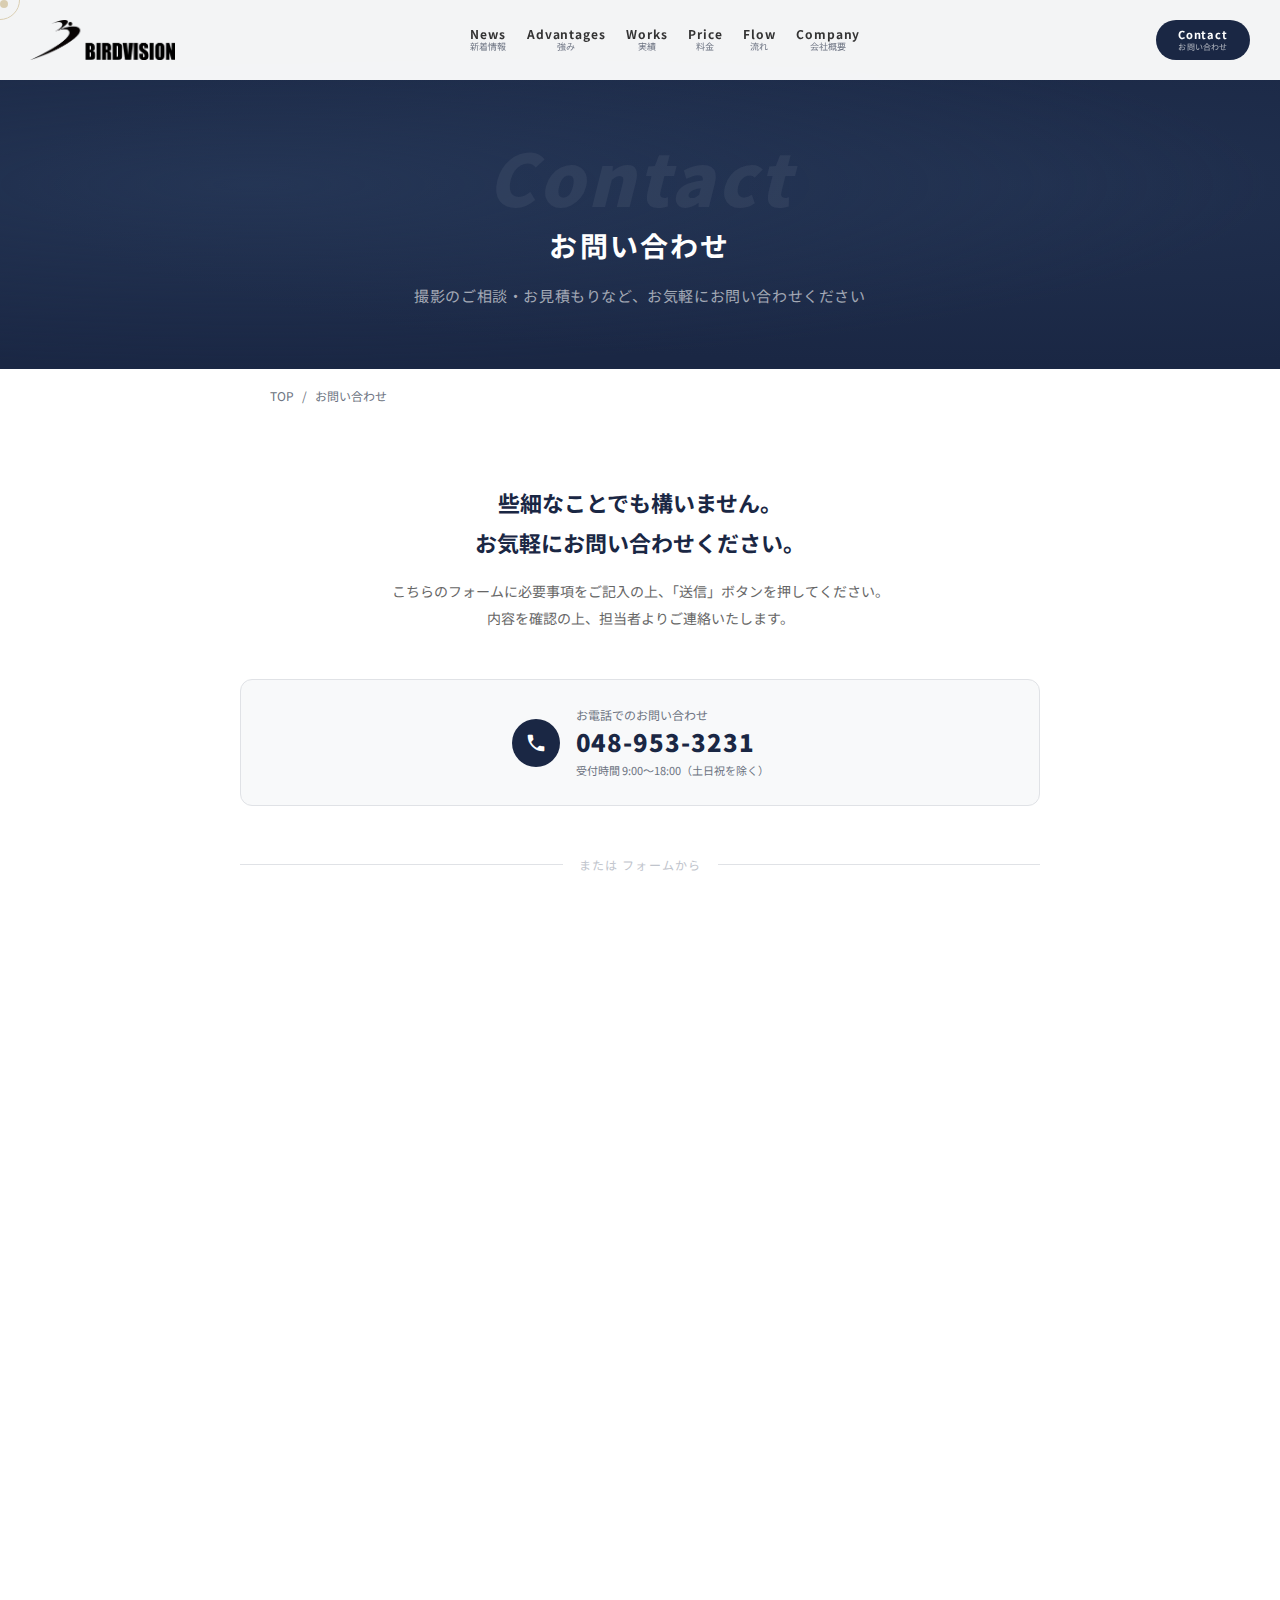
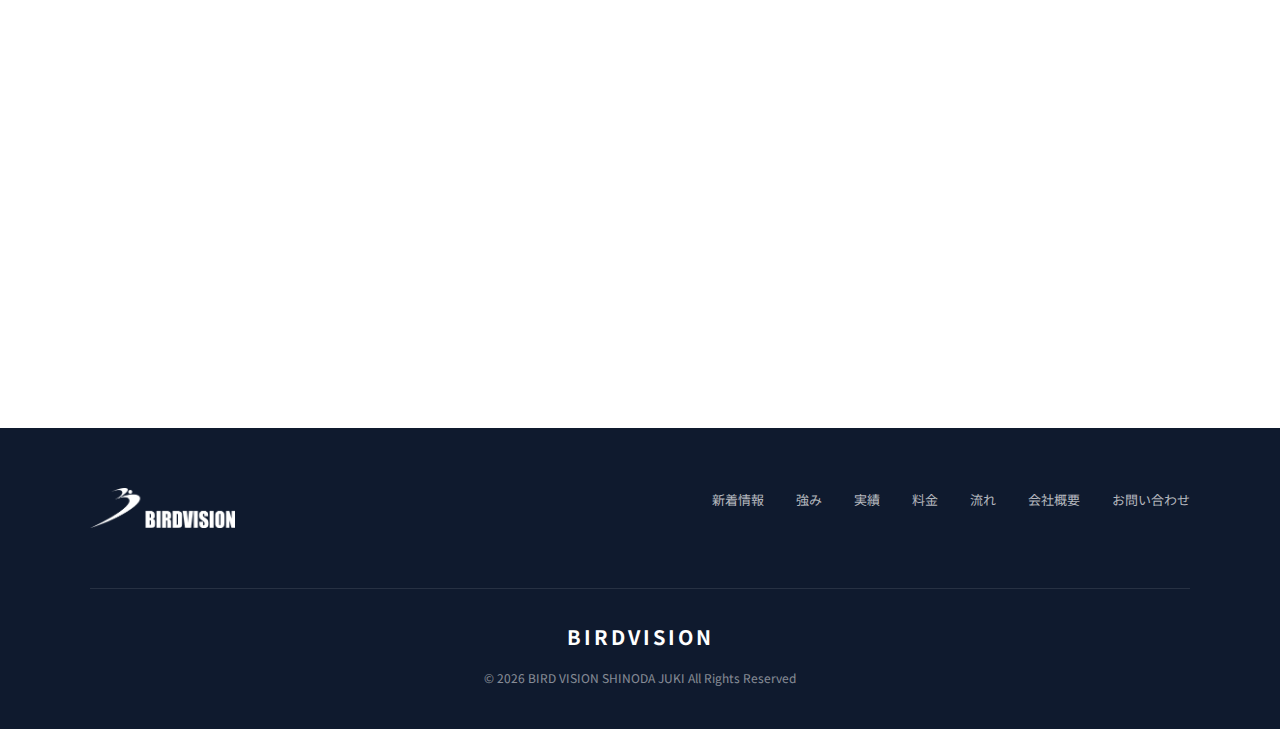
<file: contact.html>
<!DOCTYPE html>
<html lang="ja">
<head>
  <meta charset="UTF-8">
  <meta name="viewport" content="width=device-width, initial-scale=1.0">
  <meta name="description" content="BIRD VISION（バードビジョン）へのお問い合わせ。クレーン空撮サービスに関するご質問・お見積もり・撮影依頼はこちらからお気軽にどうぞ。">
  <title>お問い合わせ | BIRDVISION - クレーン空撮サービス</title>
  <link rel="preconnect" href="https://fonts.googleapis.com">
  <link rel="preconnect" href="https://fonts.gstatic.com" crossorigin>
  <link href="https://fonts.googleapis.com/css2?family=Noto+Sans+JP:wght@400;500;600;700;900&display=swap" rel="stylesheet">
  <link href="https://fonts.googleapis.com/icon?family=Material+Icons" rel="stylesheet">
  <link rel="icon" type="image/png" href="images/favicon-birdvision.png">
  <link rel="stylesheet" href="css/style-v2.css">
  <style>
    /* =============================================
       CONTACT PAGE SPECIFIC STYLES
       ============================================= */

    /* Page Hero */
    .contact-hero {
      position: relative;
      padding: calc(var(--header-height) + 60px) 30px 60px;
      background: var(--navy);
      overflow: hidden;
      text-align: center;
    }
    .contact-hero::before {
      content: '';
      position: absolute;
      top: 0; left: 0; right: 0; bottom: 0;
      background:
        radial-gradient(ellipse at 20% 50%, rgba(42,61,94,0.6) 0%, transparent 70%),
        radial-gradient(ellipse at 80% 50%, rgba(42,61,94,0.4) 0%, transparent 70%);
      pointer-events: none;
    }
    .contact-hero-en {
      font-size: clamp(40px, 6vw, 72px);
      font-weight: 900;
      font-style: italic;
      color: rgba(255,255,255,0.06);
      letter-spacing: 0.04em;
      line-height: 1;
      position: relative;
      z-index: 1;
    }
    .contact-hero-title {
      font-size: clamp(20px, 3vw, 28px);
      font-weight: 700;
      color: var(--white);
      margin-top: 8px;
      letter-spacing: 0.08em;
      position: relative;
      z-index: 1;
    }
    .contact-hero-sub {
      font-size: clamp(13px, 1.5vw, 15px);
      color: rgba(255,255,255,0.6);
      margin-top: 12px;
      letter-spacing: 0.04em;
      position: relative;
      z-index: 1;
    }

    /* Breadcrumb */
    .breadcrumb {
      max-width: 800px;
      margin: 0 auto;
      padding: 16px 30px;
      font-size: 12px;
      color: var(--gray-500);
    }
    .breadcrumb a {
      color: var(--gray-500);
      transition: color 0.3s;
    }
    .breadcrumb a:hover { color: var(--navy); }
    .breadcrumb span { margin: 0 8px; }

    /* Contact Section */
    .contact-section {
      padding: 60px 30px 100px;
    }
    .contact-inner {
      max-width: 800px;
      margin: 0 auto;
    }

    /* Contact Info */
    .contact-info {
      text-align: center;
      margin-bottom: 48px;
    }
    .contact-info-title {
      font-size: clamp(18px, 2.5vw, 22px);
      font-weight: 700;
      color: var(--navy);
      line-height: 1.8;
      margin-bottom: 16px;
    }
    .contact-info-text {
      font-size: 14px;
      color: var(--text-light);
      line-height: 1.9;
    }

    /* Phone Card */
    .contact-phone-card {
      display: flex;
      align-items: center;
      justify-content: center;
      gap: 16px;
      background: var(--gray-50);
      border: 1px solid var(--gray-200);
      border-radius: 12px;
      padding: 24px 32px;
      margin-bottom: 48px;
      transition: box-shadow 0.4s;
    }
    .contact-phone-card:hover {
      box-shadow: 0 4px 24px rgba(26,39,68,0.08);
    }
    .contact-phone-icon {
      width: 48px;
      height: 48px;
      display: flex;
      align-items: center;
      justify-content: center;
      background: var(--navy);
      color: var(--white);
      border-radius: 50%;
      flex-shrink: 0;
    }
    .contact-phone-icon .material-icons { font-size: 22px; }
    .contact-phone-body {
      text-align: left;
    }
    .contact-phone-label {
      font-size: 12px;
      color: var(--gray-500);
      margin-bottom: 2px;
    }
    .contact-phone-number {
      font-size: 24px;
      font-weight: 900;
      color: var(--navy);
      letter-spacing: 0.04em;
      line-height: 1.2;
    }
    .contact-phone-hours {
      font-size: 11px;
      color: var(--gray-500);
      margin-top: 2px;
    }

    /* Divider */
    .contact-divider {
      display: flex;
      align-items: center;
      gap: 16px;
      margin-bottom: 48px;
      color: var(--gray-300);
      font-size: 12px;
      letter-spacing: 0.1em;
    }
    .contact-divider::before,
    .contact-divider::after {
      content: '';
      flex: 1;
      height: 1px;
      background: var(--gray-200);
    }

    /* Form */
    .contact-form {
      display: flex;
      flex-direction: column;
      gap: 28px;
    }
    .form-row {
      display: grid;
      grid-template-columns: 1fr 1fr;
      gap: 20px;
    }
    .form-group {
      display: flex;
      flex-direction: column;
      gap: 8px;
    }
    .form-label {
      font-size: 13px;
      font-weight: 600;
      color: var(--navy);
      letter-spacing: 0.02em;
    }
    .required {
      color: #dc3545;
      margin-left: 4px;
      font-size: 11px;
    }
    .form-input,
    .form-select,
    .form-textarea {
      width: 100%;
      padding: 14px 16px;
      font-size: 15px;
      font-family: var(--font-sans);
      color: var(--text);
      background: var(--gray-50);
      border: 1.5px solid var(--gray-200);
      border-radius: 8px;
      transition: border-color 0.3s, box-shadow 0.3s, background 0.3s;
      outline: none;
      -webkit-appearance: none;
      appearance: none;
    }
    .form-input:focus,
    .form-select:focus,
    .form-textarea:focus {
      border-color: var(--navy);
      background: var(--white);
      box-shadow: 0 0 0 3px rgba(26,39,68,0.08);
    }
    .form-input::placeholder,
    .form-textarea::placeholder {
      color: var(--gray-300);
    }
    .form-select {
      background-image: url("data:image/svg+xml,%3Csvg xmlns='http://www.w3.org/2000/svg' width='12' height='12' viewBox='0 0 24 24' fill='%236b7280'%3E%3Cpath d='M7 10l5 5 5-5z'/%3E%3C/svg%3E");
      background-repeat: no-repeat;
      background-position: right 16px center;
      padding-right: 40px;
    }
    .form-textarea {
      min-height: 180px;
      resize: vertical;
      line-height: 1.8;
    }

    /* Radio Group */
    .form-radio-group {
      display: flex;
      gap: 24px;
      flex-wrap: wrap;
    }
    .form-radio {
      display: flex;
      align-items: center;
      gap: 8px;
      font-size: 14px;
      color: var(--text);
      cursor: pointer;
      transition: color 0.3s;
    }
    .form-radio:hover { color: var(--navy); }
    .form-radio input[type="radio"] {
      -webkit-appearance: none;
      appearance: none;
      width: 18px;
      height: 18px;
      border: 2px solid var(--gray-300);
      border-radius: 50%;
      transition: border-color 0.3s;
      position: relative;
      flex-shrink: 0;
    }
    .form-radio input[type="radio"]:checked {
      border-color: var(--navy);
    }
    .form-radio input[type="radio"]:checked::after {
      content: '';
      position: absolute;
      top: 3px; left: 3px;
      width: 8px; height: 8px;
      background: var(--navy);
      border-radius: 50%;
    }

    /* Checkbox */
    .form-checkbox {
      display: flex;
      align-items: center;
      gap: 10px;
      font-size: 14px;
      color: var(--text);
      cursor: pointer;
    }
    .form-checkbox input[type="checkbox"] {
      -webkit-appearance: none;
      appearance: none;
      width: 20px;
      height: 20px;
      border: 2px solid var(--gray-300);
      border-radius: 4px;
      transition: border-color 0.3s, background 0.3s;
      position: relative;
      flex-shrink: 0;
    }
    .form-checkbox input[type="checkbox"]:checked {
      border-color: var(--navy);
      background: var(--navy);
    }
    .form-checkbox input[type="checkbox"]:checked::after {
      content: '';
      position: absolute;
      top: 2px; left: 5px;
      width: 6px; height: 10px;
      border: 2px solid var(--white);
      border-top: none;
      border-left: none;
      transform: rotate(45deg);
    }
    .form-privacy-link {
      font-size: 13px;
      color: var(--navy);
      text-decoration: underline;
      text-underline-offset: 3px;
      transition: opacity 0.3s;
      margin-left: 30px;
    }
    .form-privacy-link:hover { opacity: 0.7; }

    /* Submit Button */
    .form-submit {
      display: flex;
      align-items: center;
      justify-content: center;
      gap: 8px;
      width: 100%;
      max-width: 400px;
      margin: 16px auto 0;
      padding: 18px 40px;
      font-size: 15px;
      font-weight: 700;
      font-family: var(--font-sans);
      color: var(--white);
      background: var(--navy);
      border: none;
      border-radius: 60px;
      cursor: pointer;
      letter-spacing: 0.08em;
      transition: transform 0.4s cubic-bezier(.4,.4,0,1), box-shadow 0.4s, opacity 0.3s;
    }
    .form-submit:hover {
      transform: translateY(-2px);
      box-shadow: 0 8px 30px rgba(26,39,68,0.25);
    }
    .form-submit:active {
      transform: translateY(0);
    }

    /* Submit states */
    .form-submit:disabled {
      opacity: 0.6;
      cursor: not-allowed;
      transform: none;
    }
    .form-submit.is-sending .material-icons {
      animation: spin 1s linear infinite;
    }
    @keyframes spin {
      from { transform: rotate(0deg); }
      to { transform: rotate(360deg); }
    }

    /* Success / Error messages */
    .form-result {
      text-align: center;
      padding: 48px 24px;
      border-radius: 12px;
      display: none;
    }
    .form-result.is-visible { display: block; }
    .form-result--success {
      background: var(--gray-50);
      border: 1px solid var(--gray-200);
    }
    .form-result--error {
      background: #fef2f2;
      border: 1px solid #fecaca;
    }
    .form-result-icon {
      font-size: 48px;
      margin-bottom: 16px;
    }
    .form-result--success .form-result-icon { color: #16a34a; }
    .form-result--error .form-result-icon { color: #dc2626; }
    .form-result-title {
      font-size: 20px;
      font-weight: 700;
      color: var(--navy);
      margin-bottom: 12px;
    }
    .form-result-text {
      font-size: 14px;
      color: var(--text-light);
      line-height: 1.8;
    }
    .form-result-btn {
      display: inline-flex;
      align-items: center;
      gap: 6px;
      margin-top: 24px;
      padding: 12px 32px;
      font-size: 14px;
      font-weight: 600;
      font-family: var(--font-sans);
      color: var(--white);
      background: var(--navy);
      border: none;
      border-radius: 60px;
      cursor: pointer;
      transition: opacity 0.3s;
    }
    .form-result-btn:hover { opacity: 0.85; }

    /* Fade-in animation */
    .contact-fade-in {
      opacity: 0;
      transform: translateY(24px);
      transition: opacity 0.8s cubic-bezier(.4,.4,0,1), transform 0.8s cubic-bezier(.4,.4,0,1);
    }
    .contact-fade-in.is-visible {
      opacity: 1;
      transform: translateY(0);
    }

    /* Responsive */
    @media (max-width: 768px) {
      .contact-hero {
        padding: calc(var(--header-height) + 40px) 20px 40px;
      }
      .contact-section {
        padding: 40px 20px 80px;
      }
      .form-row {
        grid-template-columns: 1fr;
        gap: 28px;
      }
      .contact-phone-card {
        flex-direction: column;
        text-align: center;
        padding: 20px;
      }
      .contact-phone-body { text-align: center; }
      .form-privacy-link { margin-left: 0; display: block; margin-top: 4px; }
    }
    @media (max-width: 375px) {
      .contact-hero {
        padding: calc(var(--header-height) + 30px) 16px 30px;
      }
      .contact-section { padding: 30px 16px 60px; }
      .form-input, .form-select, .form-textarea { padding: 12px 14px; font-size: 14px; }
      .form-submit { padding: 16px 32px; font-size: 14px; }
      .contact-phone-number { font-size: 20px; }
    }
  </style>
</head>
<body>

  <!-- Mobile Navigation Overlay -->
  <nav class="mobile-nav-v2" id="mobileNavV2">
    <a href="index.html#news"><span class="mobile-nav-en">News</span><span class="mobile-nav-ja">新着情報</span></a>
    <a href="index.html#advantages"><span class="mobile-nav-en">Advantages</span><span class="mobile-nav-ja">強み</span></a>
    <a href="index.html#works"><span class="mobile-nav-en">Works</span><span class="mobile-nav-ja">業務実績</span></a>
    <a href="index.html#cost"><span class="mobile-nav-en">Price</span><span class="mobile-nav-ja">料金プラン</span></a>
    <a href="index.html#steps"><span class="mobile-nav-en">Flow</span><span class="mobile-nav-ja">撮影までの流れ</span></a>
    <a href="index.html#company"><span class="mobile-nav-en">Company</span><span class="mobile-nav-ja">会社概要</span></a>
    <a href="contact.html" class="mobile-nav-cta">Contact</a>
  </nav>

  <!-- Header -->
  <header class="header-v2 is-scrolled" id="headerV2">
    <div class="header-v2-inner">
      <a href="index.html" class="header-v2-logo">
        <img src="images/logo-birdvision.webp" alt="BIRDVISION - クレーン空撮サービス" class="header-v2-logo-img">
      </a>
      <nav class="header-v2-nav">
        <a href="index.html#news"><span class="nav-en">News</span><span class="nav-ja">新着情報</span></a>
        <a href="index.html#advantages"><span class="nav-en">Advantages</span><span class="nav-ja">強み</span></a>
        <a href="index.html#works"><span class="nav-en">Works</span><span class="nav-ja">実績</span></a>
        <a href="index.html#cost"><span class="nav-en">Price</span><span class="nav-ja">料金</span></a>
        <a href="index.html#steps"><span class="nav-en">Flow</span><span class="nav-ja">流れ</span></a>
        <a href="index.html#company"><span class="nav-en">Company</span><span class="nav-ja">会社概要</span></a>
      </nav>
      <a href="contact.html" class="header-v2-cta"><span class="nav-en">Contact</span><span class="nav-ja">お問い合わせ</span></a>
      <button class="mobile-menu-btn-v2" id="menuBtnV2" aria-label="メニューを開く">
        <span></span><span></span><span></span>
      </button>
    </div>
  </header>

  <main>
    <!-- Contact Hero -->
    <section class="contact-hero">
      <p class="contact-hero-en">Contact</p>
      <h1 class="contact-hero-title">お問い合わせ</h1>
      <p class="contact-hero-sub">撮影のご相談・お見積もりなど、お気軽にお問い合わせください</p>
    </section>

    <!-- Breadcrumb -->
    <nav class="breadcrumb" aria-label="パンくずリスト">
      <a href="index.html">TOP</a><span>/</span>お問い合わせ
    </nav>

    <!-- Contact Form Section -->
    <section class="contact-section">
      <div class="contact-inner">

        <!-- Contact Info -->
        <div class="contact-info contact-fade-in">
          <h2 class="contact-info-title">些細なことでも構いません。<br>お気軽にお問い合わせください。</h2>
          <p class="contact-info-text">こちらのフォームに必要事項をご記入の上、「送信」ボタンを押してください。<br>内容を確認の上、担当者よりご連絡いたします。</p>
        </div>

        <!-- Phone Card -->
        <div class="contact-phone-card contact-fade-in">
          <div class="contact-phone-icon">
            <span class="material-icons">phone</span>
          </div>
          <div class="contact-phone-body">
            <p class="contact-phone-label">お電話でのお問い合わせ</p>
            <a href="tel:048-953-3231" class="contact-phone-number">048-953-3231</a>
            <p class="contact-phone-hours">受付時間 9:00〜18:00（土日祝を除く）</p>
          </div>
        </div>

        <!-- Divider -->
        <div class="contact-divider contact-fade-in">または フォームから</div>

        <!-- Form -->
        <form class="contact-form contact-fade-in" id="contactForm" action="https://docs.google.com/forms/d/e/1TB-w9kmMqCU5Wgrfbhty7_Ab5y4JAmPZ1AeAQj5B4aA/formResponse" method="post">
          <div class="form-row">
            <div class="form-group">
              <label for="last-name" class="form-label">姓<span class="required">*</span></label>
              <input type="text" id="last-name" name="entry.316246745" class="form-input" placeholder="例：山田" required>
            </div>
            <div class="form-group">
              <label for="first-name" class="form-label">名<span class="required">*</span></label>
              <input type="text" id="first-name" name="entry.1270799292" class="form-input" placeholder="例：太郎" required>
            </div>
          </div>
          <div class="form-group">
            <label for="company" class="form-label">会社名・団体名</label>
            <input type="text" id="company" name="entry.1483397225" class="form-input" placeholder="例：株式会社サンプル">
          </div>
          <div class="form-group">
            <label for="email" class="form-label">メールアドレス<span class="required">*</span></label>
            <input type="email" id="email" name="entry.1730850595" class="form-input" placeholder="例：info@example.com" required>
          </div>
          <div class="form-group">
            <label for="phone" class="form-label">電話番号</label>
            <input type="tel" id="phone" name="entry.761924961" class="form-input" placeholder="例：070-1234-5678">
          </div>
          <div class="form-group">
            <label for="inquiry-type" class="form-label">お問い合わせ種別</label>
            <select id="inquiry-type" name="entry.771491305" class="form-select">
              <option value="">選択してください</option>
              <option value="撮影依頼">撮影のご依頼</option>
              <option value="見積り依頼">お見積もり</option>
              <option value="取材依頼">取材のご依頼</option>
              <option value="その他">その他</option>
            </select>
          </div>
          <div class="form-group">
            <label class="form-label">ご希望の連絡手段</label>
            <div class="form-radio-group">
              <label class="form-radio">
                <input type="radio" name="entry.1356998900" value="メール">
                メール
              </label>
              <label class="form-radio">
                <input type="radio" name="entry.1356998900" value="電話">
                電話
              </label>
              <label class="form-radio">
                <input type="radio" name="entry.1356998900" value="どちらでも" checked>
                どちらでも
              </label>
            </div>
          </div>
          <div class="form-group">
            <label for="message" class="form-label">お問い合わせ内容<span class="required">*</span></label>
            <textarea id="message" name="entry.1447392860" class="form-textarea" placeholder="撮影場所、ご希望の日時、撮影内容など、できるだけ詳しくご記入ください" required></textarea>
          </div>
          <div class="form-group">
            <label class="form-checkbox">
              <input type="checkbox" name="privacy-agree" required>
              <a href="privacypolicy.html" class="form-privacy-link" style="margin-left:0">プライバシー・ポリシー</a>に同意する
            </label>
          </div>
          <button type="submit" class="form-submit" id="submitBtn">送信する <span class="material-icons">arrow_forward</span></button>
        </form>

        <!-- Success Message -->
        <div class="form-result form-result--success" id="formSuccess">
          <div class="form-result-icon material-icons">check_circle</div>
          <h3 class="form-result-title">送信が完了しました</h3>
          <p class="form-result-text">お問い合わせいただきありがとうございます。<br>内容を確認の上、担当者よりご連絡いたします。</p>
          <a href="index.html" class="form-result-btn">トップページへ戻る <span class="material-icons" style="font-size:16px">arrow_forward</span></a>
        </div>

        <!-- Error Message -->
        <div class="form-result form-result--error" id="formError">
          <div class="form-result-icon material-icons">error_outline</div>
          <h3 class="form-result-title">送信に失敗しました</h3>
          <p class="form-result-text">申し訳ございません。時間をおいて再度お試しいただくか、<br>お電話（048-953-3231）にてお問い合わせください。</p>
          <button class="form-result-btn" onclick="location.reload()">もう一度試す <span class="material-icons" style="font-size:16px">refresh</span></button>
        </div>

      </div>
    </section>
  </main>

  <!-- Footer -->
  <footer class="footer-v2">
    <div class="footer-v2-inner">
      <div class="footer-v2-top">
        <a href="index.html" class="footer-v2-logo">
          <img src="images/logo-birdvision.webp" alt="BIRDVISION - 篠田重機のクレーン空撮サービス" class="footer-v2-logo-img" loading="lazy">
        </a>
        <nav class="footer-v2-nav">
          <a href="index.html#news">新着情報</a>
          <a href="index.html#advantages">強み</a>
          <a href="index.html#works">実績</a>
          <a href="index.html#cost">料金</a>
          <a href="index.html#steps">流れ</a>
          <a href="index.html#company">会社概要</a>
          <a href="contact.html">お問い合わせ</a>
        </nav>
      </div>
      <div class="footer-v2-bottom">
        <p class="footer-v2-brand">BIRDVISION</p>
        <p class="footer-v2-copyright">&copy; 2026 BIRD VISION SHINODA JUKI All Rights Reserved</p>
      </div>
    </div>
  </footer>

  <script>
    // Mobile menu toggle
    const menuBtn = document.getElementById('menuBtnV2');
    const mobileNav = document.getElementById('mobileNavV2');
    if (menuBtn && mobileNav) {
      menuBtn.addEventListener('click', () => {
        menuBtn.classList.toggle('is-open');
        mobileNav.classList.toggle('is-open');
        document.body.classList.toggle('menu-open');
      });
    }

    // Fade-in on scroll
    const fadeEls = document.querySelectorAll('.contact-fade-in');
    const observer = new IntersectionObserver((entries) => {
      entries.forEach((entry) => {
        if (entry.isIntersecting) {
          entry.target.classList.add('is-visible');
          observer.unobserve(entry.target);
        }
      });
    }, { threshold: 0.15 });
    fadeEls.forEach(el => observer.observe(el));

    // Google Form submission
    const contactForm = document.getElementById('contactForm');
    const submitBtn = document.getElementById('submitBtn');
    const formSuccess = document.getElementById('formSuccess');
    const formError = document.getElementById('formError');

    if (contactForm) {
      contactForm.addEventListener('submit', async (e) => {
        e.preventDefault();

        // Disable button & show sending state
        submitBtn.disabled = true;
        submitBtn.classList.add('is-sending');
        submitBtn.innerHTML = '送信中... <span class="material-icons">sync</span>';

        const formData = new FormData(contactForm);

        try {
          await fetch(contactForm.action, {
            method: 'POST',
            body: formData,
            mode: 'no-cors'
          });

          // Success (no-cors doesn't return readable response, so assume success)
          contactForm.style.display = 'none';
          formSuccess.classList.add('is-visible');
          formSuccess.scrollIntoView({ behavior: 'smooth', block: 'center' });
        } catch (err) {
          // Error
          contactForm.style.display = 'none';
          formError.classList.add('is-visible');
          formError.scrollIntoView({ behavior: 'smooth', block: 'center' });
        }
      });
    }
  </script>
  <script src="js/main-v2.js"></script>
</body>
</html>
</file>
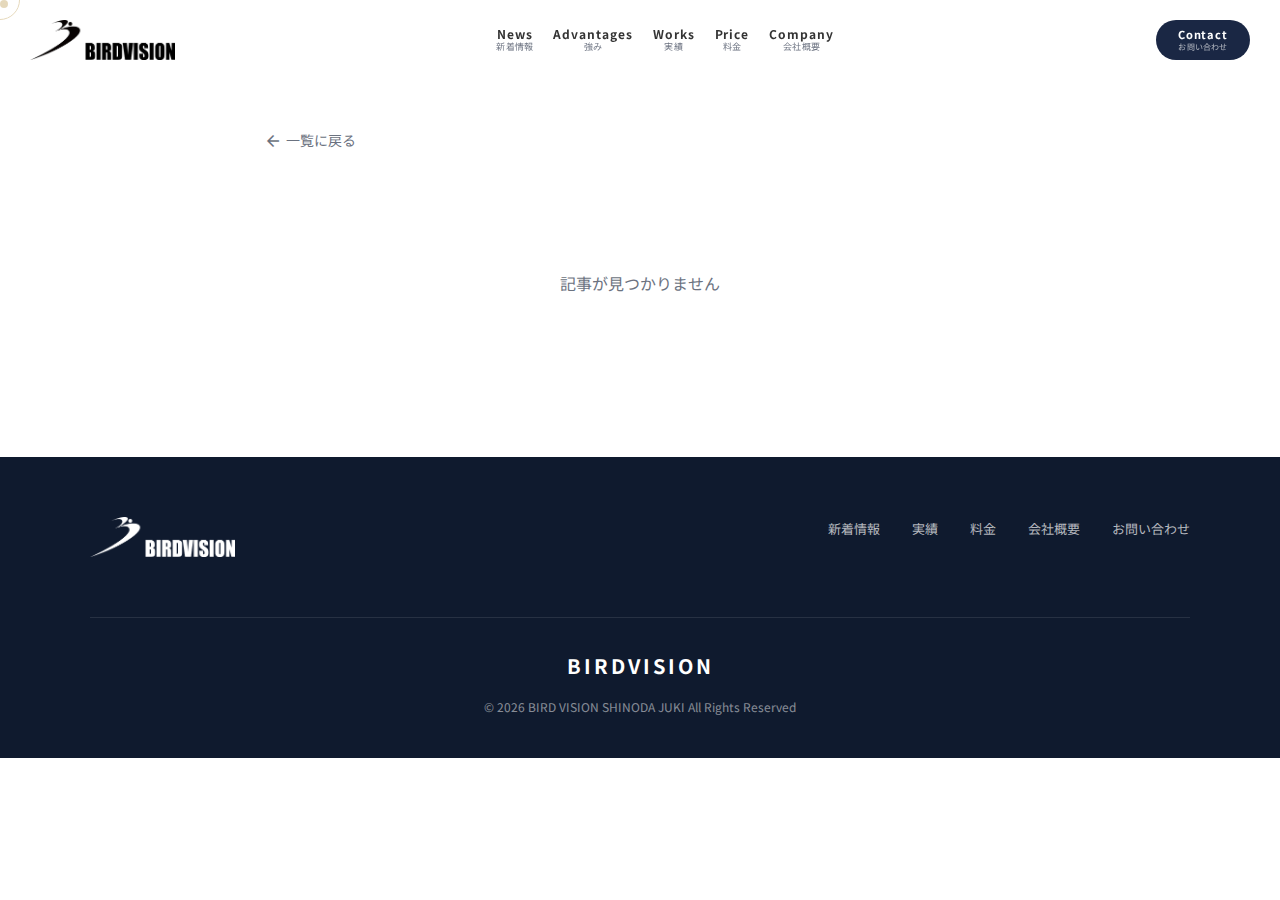
<file: news-detail.html>
<!DOCTYPE html>
<html lang="ja">
<head>
  <meta charset="UTF-8">
  <meta name="viewport" content="width=device-width, initial-scale=1.0">
  <meta name="description" content="BIRD VISION（バードビジョン）の新着情報">
  <title>新着情報 | BIRDVISION</title>
  <link rel="preconnect" href="https://fonts.googleapis.com">
  <link rel="preconnect" href="https://fonts.gstatic.com" crossorigin>
  <link href="https://fonts.googleapis.com/css2?family=Noto+Sans+JP:wght@400;500;600;700;900&display=swap" rel="stylesheet">
  <link href="https://fonts.googleapis.com/icon?family=Material+Icons" rel="stylesheet">
  <link rel="icon" type="image/png" href="images/favicon-birdvision.png">
  <link rel="stylesheet" href="css/style-v2.css">
</head>
<body>

  <!-- Mobile Navigation Overlay -->
  <nav class="mobile-nav-v2" id="mobileNavV2">
    <a href="index.html#news"><span class="mobile-nav-en">News</span><span class="mobile-nav-ja">新着情報</span></a>
    <a href="index.html#works"><span class="mobile-nav-en">Works</span><span class="mobile-nav-ja">業務実績</span></a>
    <a href="index.html#cost"><span class="mobile-nav-en">Price</span><span class="mobile-nav-ja">料金プラン</span></a>
    <a href="index.html#company"><span class="mobile-nav-en">Company</span><span class="mobile-nav-ja">会社概要</span></a>
    <a href="contact.html" class="mobile-nav-cta">Contact</a>
  </nav>

  <!-- Header -->
  <header class="header-v2 is-scrolled" id="headerV2">
    <div class="header-v2-inner">
      <a href="index.html" class="header-v2-logo">
        <img src="images/logo-birdvision.webp" alt="BIRDVISION" class="header-v2-logo-img">
      </a>
      <nav class="header-v2-nav">
        <a href="index.html#news"><span class="nav-en">News</span><span class="nav-ja">新着情報</span></a>
        <a href="index.html#advantages"><span class="nav-en">Advantages</span><span class="nav-ja">強み</span></a>
        <a href="index.html#works"><span class="nav-en">Works</span><span class="nav-ja">実績</span></a>
        <a href="index.html#cost"><span class="nav-en">Price</span><span class="nav-ja">料金</span></a>
        <a href="index.html#company"><span class="nav-en">Company</span><span class="nav-ja">会社概要</span></a>
      </nav>
      <a href="contact.html" class="header-v2-cta"><span class="nav-en">Contact</span><span class="nav-ja">お問い合わせ</span></a>
      <button class="mobile-menu-btn-v2" id="menuBtnV2" aria-label="メニューを開く">
        <span></span><span></span><span></span>
      </button>
    </div>
  </header>

  <main>
    <div class="news-detail-container">
      <div class="news-detail-back">
        <a href="index.html#news"><span class="material-icons">arrow_back</span> 一覧に戻る</a>
      </div>
      <article id="newsDetail">
        <div class="news-v2-loading">読み込み中...</div>
      </article>
    </div>
  </main>

  <!-- Footer -->
  <footer class="footer-v2">
    <div class="footer-v2-inner">
      <div class="footer-v2-top">
        <a href="index.html" class="footer-v2-logo">
          <img src="images/logo-birdvision.webp" alt="BIRDVISION" class="footer-v2-logo-img">
        </a>
        <nav class="footer-v2-nav">
          <a href="index.html#news">新着情報</a>
          <a href="index.html#works">実績</a>
          <a href="index.html#cost">料金</a>
          <a href="index.html#company">会社概要</a>
          <a href="contact.html">お問い合わせ</a>
        </nav>
      </div>
      <div class="footer-v2-bottom">
        <p class="footer-v2-brand">BIRDVISION</p>
        <p class="footer-v2-copyright">&copy; 2026 BIRD VISION SHINODA JUKI All Rights Reserved</p>
      </div>
    </div>
  </footer>

  <script src="js/cms-config.js"></script>
  <script src="js/news-loader.js"></script>
  <script src="js/main-v2.js"></script>
</body>
</html>
</file>
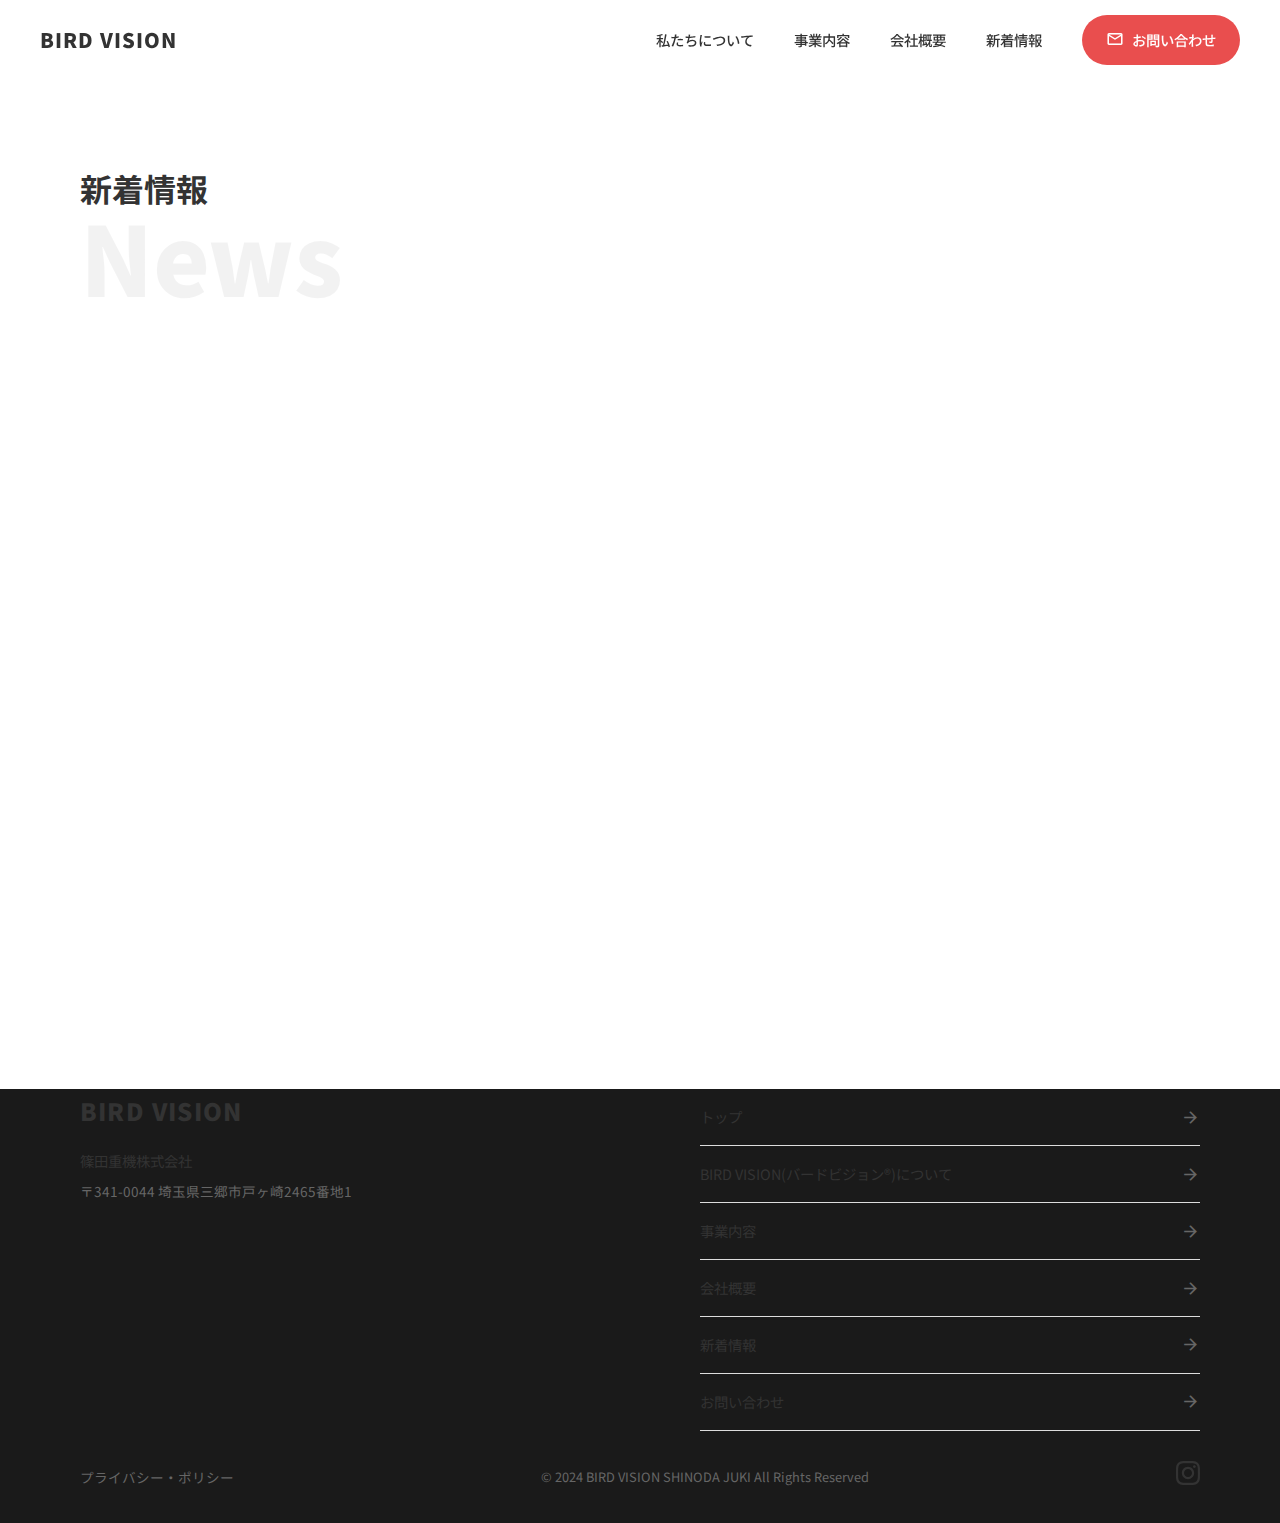
<file: news.html>
<!DOCTYPE html>
<html lang="ja">
<head>
  <meta charset="UTF-8">
  <meta name="viewport" content="width=device-width, initial-scale=1.0">
  <meta name="description" content="BIRD VISION（バードビジョン）の新着情報・お知らせページです。">
  <title>新着情報 | BIRD VISION(バードビジョン)</title>
  <link rel="preconnect" href="https://fonts.googleapis.com">
  <link rel="preconnect" href="https://fonts.gstatic.com" crossorigin>
  <link href="https://fonts.googleapis.com/css2?family=Noto+Sans+JP:wght@400;500;700;900&display=swap" rel="stylesheet">
  <link href="https://fonts.googleapis.com/icon?family=Material+Icons" rel="stylesheet">
  <link rel="stylesheet" href="css/styles.css">
</head>
<body>
  <!-- Header -->
  <header class="header">
    <a href="index.html" class="header-logo">BIRD VISION</a>
    <nav class="header-nav">
      <a href="index.html#about">私たちについて</a>
      <a href="index.html#business">事業内容</a>
      <a href="index.html#company">会社概要</a>
      <a href="news.html">新着情報</a>
      <a href="contact.html" class="header-contact-btn">
        <span class="material-icons">mail_outline</span>
        お問い合わせ
      </a>
    </nav>
    <button class="mobile-menu-btn" aria-label="メニューを開く">
      <span></span>
      <span></span>
      <span></span>
    </button>
  </header>

  <main>
    <!-- Page Header -->
    <section class="page-header">
      <div class="page-header-inner">
        <h1 class="page-title">新着情報</h1>
        <p class="page-title-en">News</p>
      </div>
    </section>

    <!-- News List -->
    <section class="news-page-list">
      <article class="news-list-item fade-in-up">
        <div class="news-list-meta">
          <span class="news-list-date">2025/08/13</span>
        </div>
        <h3 class="news-list-title">なまずのぼり2025報告ニュースリリース</h3>
        <p class="news-list-text">下記リリースいたしました。<a href="https://prtimes.jp/main/html/rd/p/000000005.000127964.html" target="_blank" rel="noopener noreferrer">https://prtimes.jp/main/html/rd/p/000000005.000127964.html</a></p>
      </article>
      <article class="news-list-item fade-in-up">
        <div class="news-list-meta">
          <span class="news-list-date">2025/06/26</span>
          <span class="news-list-tag">お知らせ</span>
        </div>
        <h3 class="news-list-title">なまずのぼりのニュースリリース</h3>
        <p class="news-list-text">下記リリースいたしました。<a href="https://prtimes.jp/main/html/rd/p/000000004.000127964.html" target="_blank" rel="noopener noreferrer">https://prtimes.jp/main/html/rd/p/000000004.000127964.html</a></p>
      </article>
      <article class="news-list-item fade-in-up">
        <div class="news-list-meta">
          <span class="news-list-date">2024/10/26</span>
          <span class="news-list-tag">お知らせ</span>
        </div>
        <h3 class="news-list-title">バードビジョン公式ホームページを開設しました</h3>
        <p class="news-list-text">バードビジョン公式ホームページを開設しました。</p>
      </article>
    </section>
  </main>

  <!-- Footer -->
  <footer class="footer">
    <div class="footer-inner">
      <div class="footer-info">
        <p class="footer-logo">BIRD VISION</p>
        <p class="footer-company">篠田重機株式会社</p>
        <p class="footer-address">〒341-0044 埼玉県三郷市戸ヶ崎2465番地1</p>
      </div>
      <nav class="footer-nav">
        <ul class="footer-nav-list">
          <li><a href="index.html#top" class="footer-nav-item">トップ <span class="material-icons">arrow_forward</span></a></li>
          <li><a href="index.html#about" class="footer-nav-item">BIRD VISION(バードビジョン®︎)について <span class="material-icons">arrow_forward</span></a></li>
          <li><a href="index.html#business" class="footer-nav-item">事業内容 <span class="material-icons">arrow_forward</span></a></li>
          <li><a href="index.html#company" class="footer-nav-item">会社概要 <span class="material-icons">arrow_forward</span></a></li>
          <li><a href="news.html" class="footer-nav-item">新着情報 <span class="material-icons">arrow_forward</span></a></li>
          <li><a href="contact.html" class="footer-nav-item">お問い合わせ <span class="material-icons">arrow_forward</span></a></li>
        </ul>
      </nav>
    </div>
    <div class="footer-bottom">
      <a href="privacypolicy.html" class="footer-privacy">プライバシー・ポリシー</a>
      <p class="footer-copyright">© 2024 BIRD VISION SHINODA JUKI All Rights Reserved</p>
      <div class="footer-social">
        <a href="https://www.instagram.com/shinoda_juki/" target="_blank" rel="noopener noreferrer" aria-label="Instagram">
          <svg xmlns="http://www.w3.org/2000/svg" width="24" height="24" viewBox="0 0 24 24" fill="currentColor">
            <path d="M12 2.163c3.204 0 3.584.012 4.85.07 3.252.148 4.771 1.691 4.919 4.919.058 1.265.069 1.645.069 4.849 0 3.205-.012 3.584-.069 4.849-.149 3.225-1.664 4.771-4.919 4.919-1.266.058-1.644.07-4.85.07-3.204 0-3.584-.012-4.849-.07-3.26-.149-4.771-1.699-4.919-4.92-.058-1.265-.07-1.644-.07-4.849 0-3.204.013-3.583.07-4.849.149-3.227 1.664-4.771 4.919-4.919 1.266-.057 1.645-.069 4.849-.069zm0-2.163c-3.259 0-3.667.014-4.947.072-4.358.2-6.78 2.618-6.98 6.98-.059 1.281-.073 1.689-.073 4.948 0 3.259.014 3.668.072 4.948.2 4.358 2.618 6.78 6.98 6.98 1.281.058 1.689.072 4.948.072 3.259 0 3.668-.014 4.948-.072 4.354-.2 6.782-2.618 6.979-6.98.059-1.28.073-1.689.073-4.948 0-3.259-.014-3.667-.072-4.947-.196-4.354-2.617-6.78-6.979-6.98-1.281-.059-1.69-.073-4.949-.073zm0 5.838c-3.403 0-6.162 2.759-6.162 6.162s2.759 6.163 6.162 6.163 6.162-2.759 6.162-6.163c0-3.403-2.759-6.162-6.162-6.162zm0 10.162c-2.209 0-4-1.79-4-4 0-2.209 1.791-4 4-4s4 1.791 4 4c0 2.21-1.791 4-4 4zm6.406-11.845c-.796 0-1.441.645-1.441 1.44s.645 1.44 1.441 1.44c.795 0 1.439-.645 1.439-1.44s-.644-1.44-1.439-1.44z"/>
          </svg>
        </a>
      </div>
    </div>
  </footer>
  <script src="js/animations.js"></script>
</body>
</html>
</file>
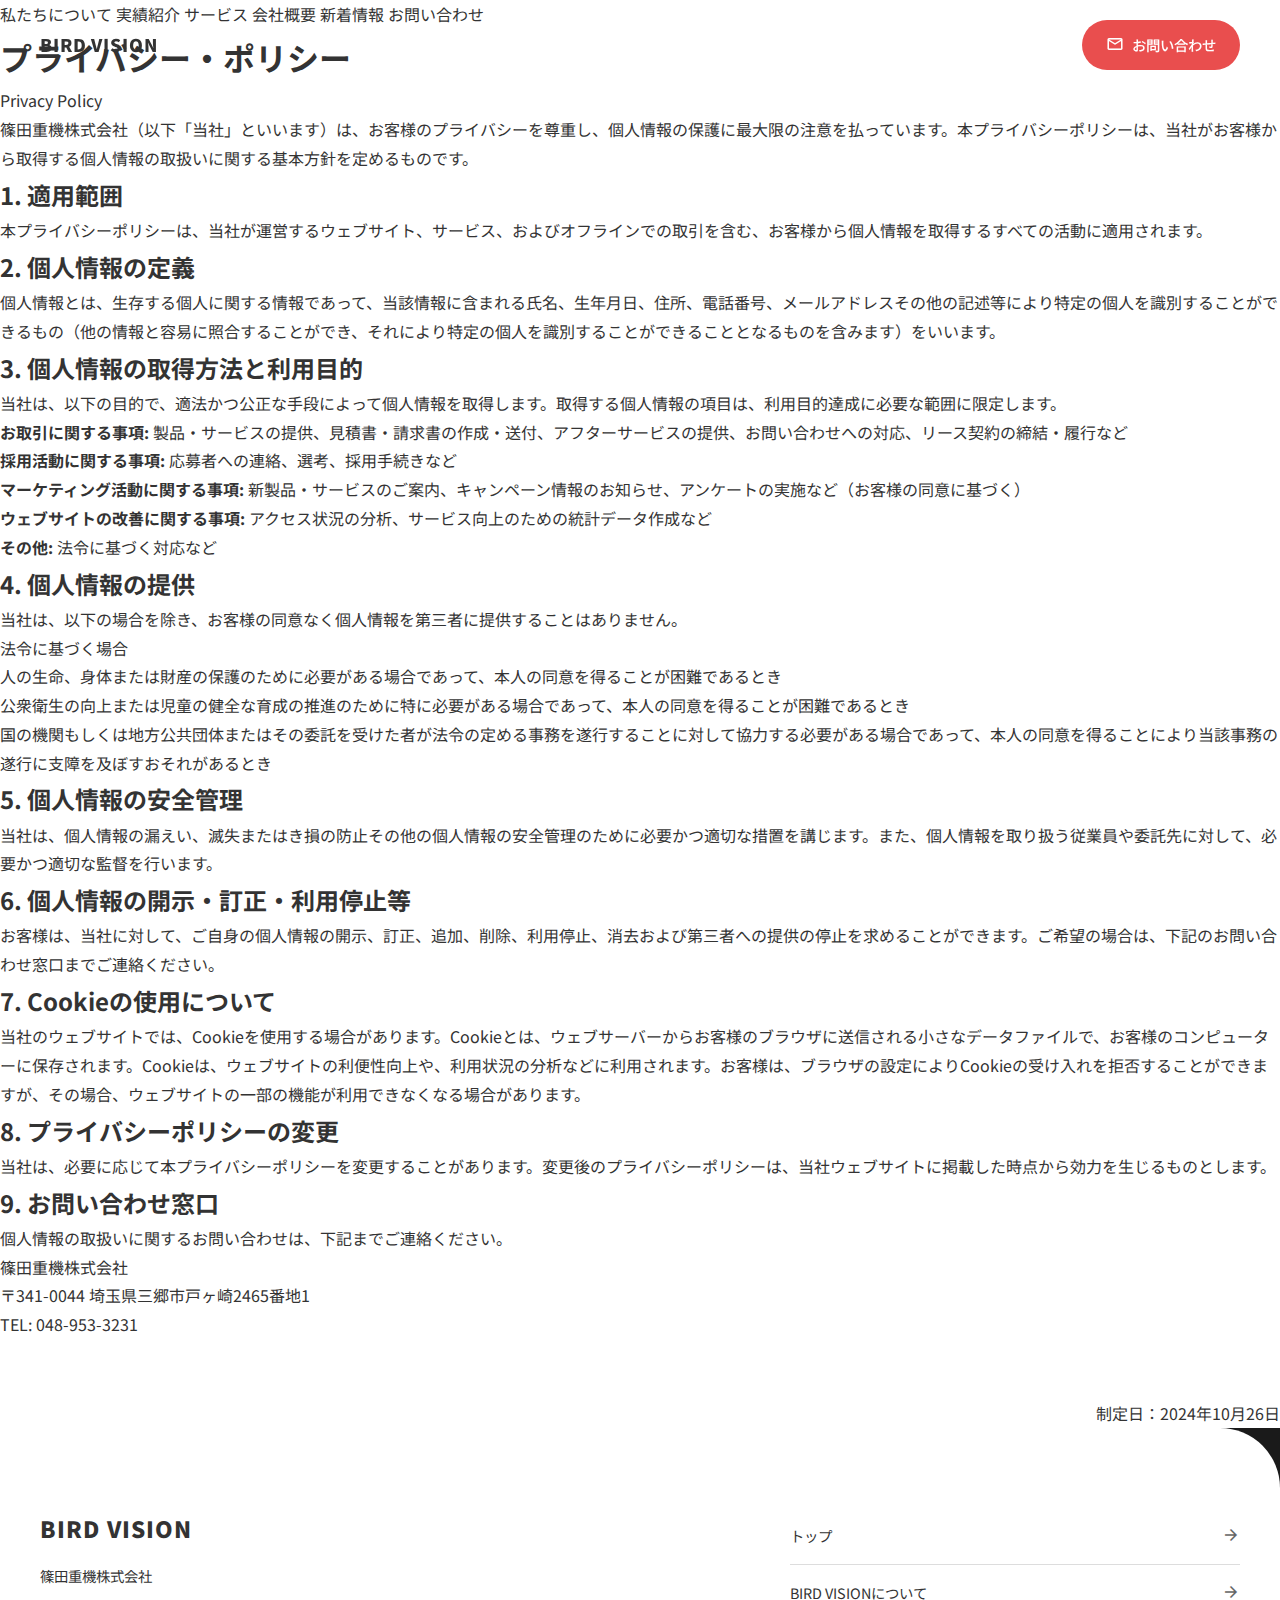
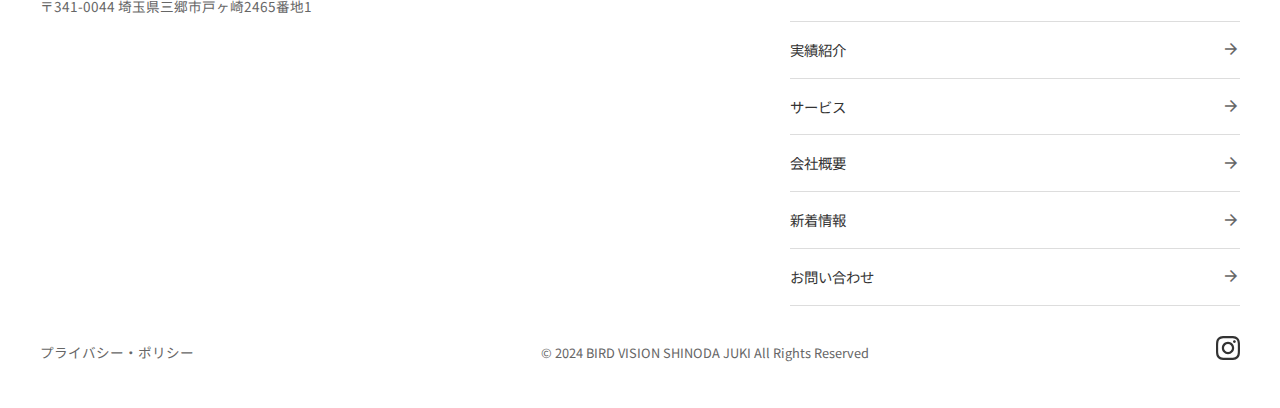
<file: privacypolicy.html>
<!DOCTYPE html>
<html lang="ja">
<head>
  <meta charset="UTF-8">
  <meta name="viewport" content="width=device-width, initial-scale=1.0">
  <meta name="description" content="BIRD VISION（バードビジョン）のプライバシーポリシーです。">
  <title>プライバシー・ポリシー | BIRD VISION(バードビジョン)</title>
  <link rel="preconnect" href="https://fonts.googleapis.com">
  <link rel="preconnect" href="https://fonts.gstatic.com" crossorigin>
  <link href="https://fonts.googleapis.com/css2?family=Noto+Sans+JP:wght@400;500;600;700;900&display=swap" rel="stylesheet">
  <link href="https://fonts.googleapis.com/icon?family=Material+Icons" rel="stylesheet">
  <link rel="stylesheet" href="css/style.css">
</head>
<body>
  <nav class="mobile-nav" id="mobileNav">
    <a href="index.html#about">私たちについて</a>
    <a href="works.html">実績紹介</a>
    <a href="services.html">サービス</a>
    <a href="index.html#company">会社概要</a>
    <a href="news.html">新着情報</a>
    <a href="contact.html">お問い合わせ</a>
  </nav>

  <header class="header is-scrolled" id="header">
    <div class="header-inner">
      <a href="index.html" class="header-logo">BIRD VISION</a>
      <nav class="header-nav">
        <a href="index.html#about">私たちについて</a>
        <a href="works.html">実績紹介</a>
        <a href="services.html">サービス</a>
        <a href="index.html#company">会社概要</a>
        <a href="news.html">新着情報</a>
      </nav>
      <a href="contact.html" class="header-contact">
        <span class="material-icons">mail_outline</span>
        お問い合わせ
      </a>
      <button class="mobile-menu-btn" id="menuBtn" aria-label="メニューを開く">
        <span></span><span></span><span></span>
      </button>
    </div>
  </header>

  <main>
    <section class="page-header">
      <div class="page-header-inner">
        <h1 class="page-title">プライバシー・ポリシー</h1>
        <p class="page-title-en">Privacy Policy</p>
      </div>
    </section>

    <section class="privacy-section">
      <div class="privacy-inner">
        <p class="privacy-intro">篠田重機株式会社（以下「当社」といいます）は、お客様のプライバシーを尊重し、個人情報の保護に最大限の注意を払っています。本プライバシーポリシーは、当社がお客様から取得する個人情報の取扱いに関する基本方針を定めるものです。</p>

        <div class="privacy-content">
          <h2>1. 適用範囲</h2>
          <p>本プライバシーポリシーは、当社が運営するウェブサイト、サービス、およびオフラインでの取引を含む、お客様から個人情報を取得するすべての活動に適用されます。</p>

          <h2>2. 個人情報の定義</h2>
          <p>個人情報とは、生存する個人に関する情報であって、当該情報に含まれる氏名、生年月日、住所、電話番号、メールアドレスその他の記述等により特定の個人を識別することができるもの（他の情報と容易に照合することができ、それにより特定の個人を識別することができることとなるものを含みます）をいいます。</p>

          <h2>3. 個人情報の取得方法と利用目的</h2>
          <p>当社は、以下の目的で、適法かつ公正な手段によって個人情報を取得します。取得する個人情報の項目は、利用目的達成に必要な範囲に限定します。</p>
          <ul>
            <li><strong>お取引に関する事項:</strong> 製品・サービスの提供、見積書・請求書の作成・送付、アフターサービスの提供、お問い合わせへの対応、リース契約の締結・履行など</li>
            <li><strong>採用活動に関する事項:</strong> 応募者への連絡、選考、採用手続きなど</li>
            <li><strong>マーケティング活動に関する事項:</strong> 新製品・サービスのご案内、キャンペーン情報のお知らせ、アンケートの実施など（お客様の同意に基づく）</li>
            <li><strong>ウェブサイトの改善に関する事項:</strong> アクセス状況の分析、サービス向上のための統計データ作成など</li>
            <li><strong>その他:</strong> 法令に基づく対応など</li>
          </ul>

          <h2>4. 個人情報の提供</h2>
          <p>当社は、以下の場合を除き、お客様の同意なく個人情報を第三者に提供することはありません。</p>
          <ul>
            <li>法令に基づく場合</li>
            <li>人の生命、身体または財産の保護のために必要がある場合であって、本人の同意を得ることが困難であるとき</li>
            <li>公衆衛生の向上または児童の健全な育成の推進のために特に必要がある場合であって、本人の同意を得ることが困難であるとき</li>
            <li>国の機関もしくは地方公共団体またはその委託を受けた者が法令の定める事務を遂行することに対して協力する必要がある場合であって、本人の同意を得ることにより当該事務の遂行に支障を及ぼすおそれがあるとき</li>
          </ul>

          <h2>5. 個人情報の安全管理</h2>
          <p>当社は、個人情報の漏えい、滅失またはき損の防止その他の個人情報の安全管理のために必要かつ適切な措置を講じます。また、個人情報を取り扱う従業員や委託先に対して、必要かつ適切な監督を行います。</p>

          <h2>6. 個人情報の開示・訂正・利用停止等</h2>
          <p>お客様は、当社に対して、ご自身の個人情報の開示、訂正、追加、削除、利用停止、消去および第三者への提供の停止を求めることができます。ご希望の場合は、下記のお問い合わせ窓口までご連絡ください。</p>

          <h2>7. Cookieの使用について</h2>
          <p>当社のウェブサイトでは、Cookieを使用する場合があります。Cookieとは、ウェブサーバーからお客様のブラウザに送信される小さなデータファイルで、お客様のコンピューターに保存されます。Cookieは、ウェブサイトの利便性向上や、利用状況の分析などに利用されます。お客様は、ブラウザの設定によりCookieの受け入れを拒否することができますが、その場合、ウェブサイトの一部の機能が利用できなくなる場合があります。</p>

          <h2>8. プライバシーポリシーの変更</h2>
          <p>当社は、必要に応じて本プライバシーポリシーを変更することがあります。変更後のプライバシーポリシーは、当社ウェブサイトに掲載した時点から効力を生じるものとします。</p>

          <h2>9. お問い合わせ窓口</h2>
          <p>個人情報の取扱いに関するお問い合わせは、下記までご連絡ください。</p>
          <p>
            篠田重機株式会社<br>
            〒341-0044 埼玉県三郷市戸ヶ崎2465番地1<br>
            TEL: 048-953-3231
          </p>
          <p style="text-align: right; margin-top: 60px;">制定日：2024年10月26日</p>
        </div>
      </div>
    </section>
  </main>

  <footer class="footer">
    <div class="footer-main">
      <div class="footer-inner">
        <div class="footer-info">
          <a href="index.html" class="footer-logo">BIRD VISION</a>
          <p class="footer-company">篠田重機株式会社</p>
          <p class="footer-address">〒341-0044 埼玉県三郷市戸ヶ崎2465番地1</p>
        </div>
        <nav class="footer-nav">
          <a href="index.html" class="footer-nav-item"><span>トップ</span><span class="material-icons">arrow_forward</span></a>
          <a href="index.html#about" class="footer-nav-item"><span>BIRD VISIONについて</span><span class="material-icons">arrow_forward</span></a>
          <a href="works.html" class="footer-nav-item"><span>実績紹介</span><span class="material-icons">arrow_forward</span></a>
          <a href="services.html" class="footer-nav-item"><span>サービス</span><span class="material-icons">arrow_forward</span></a>
          <a href="index.html#company" class="footer-nav-item"><span>会社概要</span><span class="material-icons">arrow_forward</span></a>
          <a href="news.html" class="footer-nav-item"><span>新着情報</span><span class="material-icons">arrow_forward</span></a>
          <a href="contact.html" class="footer-nav-item"><span>お問い合わせ</span><span class="material-icons">arrow_forward</span></a>
        </nav>
      </div>
      <div class="footer-bottom">
        <a href="privacypolicy.html" class="footer-privacy">プライバシー・ポリシー</a>
        <p class="footer-copyright">&copy; 2024 BIRD VISION SHINODA JUKI All Rights Reserved</p>
        <div class="footer-social">
          <a href="https://www.instagram.com/shinoda_juki/" target="_blank" rel="noopener noreferrer" aria-label="Instagram">
            <svg xmlns="http://www.w3.org/2000/svg" width="24" height="24" viewBox="0 0 24 24" fill="currentColor"><path d="M12 2.163c3.204 0 3.584.012 4.85.07 3.252.148 4.771 1.691 4.919 4.919.058 1.265.069 1.645.069 4.849 0 3.205-.012 3.584-.069 4.849-.149 3.225-1.664 4.771-4.919 4.919-1.266.058-1.644.07-4.85.07-3.204 0-3.584-.012-4.849-.07-3.26-.149-4.771-1.699-4.919-4.92-.058-1.265-.07-1.644-.07-4.849 0-3.204.013-3.583.07-4.849.149-3.227 1.664-4.771 4.919-4.919 1.266-.057 1.645-.069 4.849-.069zm0-2.163c-3.259 0-3.667.014-4.947.072-4.358.2-6.78 2.618-6.98 6.98-.059 1.281-.073 1.689-.073 4.948 0 3.259.014 3.668.072 4.948.2 4.358 2.618 6.78 6.98 6.98 1.281.058 1.689.072 4.948.072 3.259 0 3.668-.014 4.948-.072 4.354-.2 6.782-2.618 6.979-6.98.059-1.28.073-1.689.073-4.948 0-3.259-.014-3.667-.072-4.947-.196-4.354-2.617-6.78-6.979-6.98-1.281-.059-1.69-.073-4.949-.073zm0 5.838c-3.403 0-6.162 2.759-6.162 6.162s2.759 6.163 6.162 6.163 6.162-2.759 6.162-6.163c0-3.403-2.759-6.162-6.162-6.162zm0 10.162c-2.209 0-4-1.79-4-4 0-2.209 1.791-4 4-4s4 1.791 4 4c0 2.21-1.791 4-4 4zm6.406-11.845c-.796 0-1.441.645-1.441 1.44s.645 1.44 1.441 1.44c.795 0 1.439-.645 1.439-1.44s-.644-1.44-1.439-1.44z"/></svg>
          </a>
        </div>
      </div>
    </div>
  </footer>
  <script src="js/main.js"></script>
</body>
</html>
</file>
<file: css/style-v2.css>
/* =============================================
   BIRD VISION V2 - Studio Site Design
   ============================================= */

/* Design Tokens */
:root {
  --navy: #1a2744;
  --navy-light: #2a3d5e;
  --navy-dark: #0f1a2e;
  --white: #ffffff;
  --gray-50: #f8f9fa;
  --gray-100: #f0f1f3;
  --gray-200: #e0e2e6;
  --gray-300: #c0c4cc;
  --gray-500: #6b7280;
  --gray-700: #374151;
  --gray-900: #1f2937;
  --text: #333333;
  --text-light: #666666;
  --font-sans: 'Noto Sans JP', 'Hiragino Sans', 'Hiragino Kaku Gothic ProN', Meiryo, sans-serif;
  --header-height: 80px;
  --transition: 0.4s cubic-bezier(.4,.4,0,1);
}

/* Reset */
*, *::before, *::after { box-sizing: border-box; margin: 0; padding: 0; }
html { scroll-behavior: smooth; -webkit-text-size-adjust: 100%; overflow-x: hidden; }
body {
  font-family: var(--font-sans);
  color: var(--text);
  line-height: 1.8;
  font-size: 15px;
  background: var(--white);
  overflow-x: hidden;
}
body.menu-open { overflow: hidden; }
img { max-width: 100%; height: auto; display: block; }
a { color: inherit; text-decoration: none; }
ul, ol { list-style: none; }
table { border-collapse: collapse; width: 100%; }
button { border: none; background: none; cursor: pointer; font-family: inherit; }

/* =============================================
   HEADER
   ============================================= */
.header-v2 {
  position: fixed;
  top: 0;
  left: 0;
  width: 100%;
  z-index: 1000;
  background: rgba(255,255,255,0.95);
  backdrop-filter: blur(10px);
  transition: box-shadow var(--transition);
}
.header-v2.is-scrolled {
  box-shadow: 0 2px 20px rgba(0,0,0,0.08);
}
.header-v2-inner {
  max-width: 1280px;
  margin: 0 auto;
  padding: 0 30px;
  height: var(--header-height);
  display: flex;
  align-items: center;
  justify-content: space-between;
  gap: 20px;
}
.header-v2-logo {
  display: flex;
  align-items: center;
  flex-shrink: 0;
}
.header-v2-logo-img {
  height: 40px;
  width: auto;
}
.header-v2-nav {
  display: flex;
  align-items: center;
  gap: 20px;
}
.header-v2-nav a {
  display: flex;
  flex-direction: column;
  align-items: center;
  gap: 1px;
  color: var(--text);
  transition: color 0.3s;
  text-align: center;
  white-space: nowrap;
}
.nav-en {
  font-size: 12px;
  font-weight: 700;
  letter-spacing: 0.08em;
  line-height: 1.2;
}
.nav-ja {
  font-size: 9px;
  font-weight: 400;
  color: var(--gray-500);
  letter-spacing: 0.02em;
  line-height: 1.2;
}
.header-v2-nav a:hover { color: var(--navy); }
.header-v2-nav a:hover .nav-ja { color: var(--navy); }
.header-v2-nav a.is-active { color: var(--navy); }
.header-v2-nav a.is-active .nav-ja { color: var(--navy); }
.header-v2-cta {
  display: inline-flex;
  flex-direction: column;
  align-items: center;
  gap: 1px;
  padding: 8px 22px;
  background: var(--navy);
  color: var(--white);
  border-radius: 30px;
  transition: opacity 0.3s;
  white-space: nowrap;
  flex-shrink: 0;
}
.header-v2-cta .nav-en {
  font-size: 11px;
  color: var(--white);
}
.header-v2-cta .nav-ja {
  font-size: 8px;
  color: rgba(255,255,255,0.65);
}
.header-v2-cta:hover { opacity: 0.85; }

/* Mobile Menu Button */
.mobile-menu-btn-v2 {
  display: none;
  flex-direction: column;
  gap: 6px;
  width: 28px;
  padding: 4px 0;
}
.mobile-menu-btn-v2 span {
  display: block;
  height: 2px;
  background: var(--navy);
  border-radius: 2px;
  transition: var(--transition);
}
.mobile-menu-btn-v2.is-open span:nth-child(1) { transform: translateY(8px) rotate(45deg); }
.mobile-menu-btn-v2.is-open span:nth-child(2) { opacity: 0; }
.mobile-menu-btn-v2.is-open span:nth-child(3) { transform: translateY(-8px) rotate(-45deg); }

/* Mobile Nav Overlay */
.mobile-nav-v2 {
  position: fixed;
  top: 0;
  left: 0;
  width: 100%;
  height: 100vh;
  background: var(--white);
  z-index: 999;
  display: flex;
  flex-direction: column;
  align-items: center;
  justify-content: center;
  gap: 24px;
  opacity: 0;
  pointer-events: none;
  transition: opacity 0.4s;
}
.mobile-nav-v2.is-open {
  opacity: 1;
  pointer-events: auto;
}
.mobile-nav-v2 a {
  display: flex;
  flex-direction: column;
  align-items: center;
  gap: 2px;
  color: var(--navy);
  transition: opacity 0.3s;
}
.mobile-nav-v2 a:hover { opacity: 0.6; }
.mobile-nav-en {
  font-size: 20px;
  font-weight: 800;
  letter-spacing: 0.06em;
}
.mobile-nav-ja {
  font-size: 11px;
  font-weight: 400;
  color: var(--gray-500);
  letter-spacing: 0.04em;
}
.mobile-nav-cta {
  margin-top: 8px;
  padding: 14px 40px;
  background: var(--navy);
  color: var(--white) !important;
  font-size: 14px;
  font-weight: 700;
  border-radius: 30px;
  letter-spacing: 0.08em;
}

/* =============================================
   HERO
   ============================================= */
.hero-v2 {
  position: relative;
  width: 100%;
  overflow: hidden;
  padding-top: var(--header-height);
}
.hero-v2-bg {
  width: 100%;
}
.hero-v2-bg img {
  width: 100%;
  height: auto;
  display: block;
}

/* =============================================
   INTRO
   ============================================= */
.intro-v2 {
  padding: 100px 30px 80px;
}
.intro-v2-inner {
  max-width: 800px;
  margin: 0 auto;
}
.intro-v2-heading {
  font-size: clamp(28px, 4vw, 42px);
  font-weight: 900;
  line-height: 1.5;
  margin-bottom: 30px;
  color: var(--gray-900);
}
.intro-v2-text {
  font-size: 15px;
  line-height: 2;
  color: var(--text-light);
  margin-bottom: 40px;
}

/* Buttons */
.btn-v2 {
  display: inline-flex;
  align-items: center;
  justify-content: center;
  gap: 8px;
  padding: 16px 40px;
  background: var(--navy);
  color: var(--white);
  font-size: 14px;
  font-weight: 600;
  border-radius: 30px;
  transition: opacity 0.3s, transform 0.3s;
  line-height: 1.5;
  text-align: center;
}
.btn-v2:hover { opacity: 0.85; transform: translateY(-1px); }
.btn-v2 .material-icons { font-size: 18px; }

.btn-v2-outline {
  display: inline-flex;
  align-items: center;
  justify-content: center;
  gap: 6px;
  padding: 12px 32px;
  border: 1.5px solid var(--gray-300);
  color: var(--text);
  font-size: 14px;
  font-weight: 500;
  border-radius: 30px;
  transition: var(--transition);
  background: var(--white);
}
.btn-v2-outline:hover {
  border-color: var(--navy);
  color: var(--navy);
}

.btn-v2-outline-white {
  display: inline-flex;
  align-items: center;
  gap: 6px;
  padding: 10px 24px;
  border: 1.5px solid rgba(255,255,255,0.6);
  color: var(--white);
  font-size: 13px;
  font-weight: 500;
  border-radius: 30px;
  transition: var(--transition);
}
.btn-v2-outline-white:hover { border-color: var(--white); background: rgba(255,255,255,0.1); }
.btn-v2-outline-white .material-icons { font-size: 16px; }

/* =============================================
   SECTION HEADINGS
   ============================================= */
.section-heading-v2 {
  text-align: right;
  margin-bottom: 50px;
}
.section-heading-v2--left { text-align: left; }
.section-heading-v2-en {
  font-size: clamp(36px, 5vw, 60px);
  font-weight: 900;
  font-style: italic;
  color: var(--navy);
  line-height: 1.1;
  letter-spacing: -0.02em;
}
.section-heading-v2-ja {
  font-size: 16px;
  font-weight: 600;
  color: var(--text);
  margin-top: 8px;
}

/* =============================================
   NEWS SECTION
   ============================================= */
.news-v2 {
  padding: 80px 30px 100px;
  background: var(--gray-50);
}
.news-v2-inner {
  max-width: 1100px;
  margin: 0 auto;
}
.news-v2-grid {
  display: grid;
  grid-template-columns: repeat(3, 1fr);
  gap: 28px;
  margin-bottom: 50px;
}
.news-v2-card {
  display: block;
  text-decoration: none;
  color: inherit;
  background: var(--white);
  border-radius: 10px;
  overflow: hidden;
  box-shadow: 0 2px 20px rgba(26,39,68,0.06);
  transition: transform 0.4s cubic-bezier(0.23, 1, 0.32, 1), box-shadow 0.4s ease;
}
.news-v2-card:hover {
  transform: translateY(-6px);
  box-shadow: 0 12px 40px rgba(26,39,68,0.12);
}
.news-v2-card-image {
  overflow: hidden;
}
.news-v2-card-image img {
  width: 100%;
  aspect-ratio: 16/10;
  object-fit: cover;
  transition: transform 0.6s cubic-bezier(0.23, 1, 0.32, 1);
}
.news-v2-card:hover .news-v2-card-image img {
  transform: scale(1.06);
}
.news-v2-card-body {
  padding: 20px 22px 24px;
}
.news-v2-card-date {
  display: block;
  font-size: 11px;
  font-weight: 700;
  letter-spacing: 0.1em;
  color: var(--text-light);
  margin-bottom: 8px;
}
.news-v2-card-title {
  font-size: 15px;
  font-weight: 700;
  line-height: 1.6;
  color: var(--gray-900);
}
.news-v2-loading {
  grid-column: 1 / -1;
  text-align: center;
  padding: 60px 0;
  font-size: 14px;
  color: var(--text-light);
}
.news-v2-empty {
  grid-column: 1 / -1;
  text-align: center;
  padding: 60px 0;
  font-size: 14px;
  color: var(--text-light);
}
.news-v2-more {
  text-align: center;
}

/* =============================================
   ADVANTAGES SECTION
   ============================================= */
.advantages-v2 {
  padding: 100px 30px;
}
.advantages-v2-inner {
  max-width: 1100px;
  margin: 0 auto;
}
.advantages-v2-heading {
  font-size: clamp(36px, 5vw, 60px);
  font-weight: 900;
  font-style: italic;
  color: var(--navy);
  margin-bottom: 50px;
  line-height: 1.1;
}
.advantages-v2-cards {
  display: grid;
  grid-template-columns: repeat(3, 1fr);
  gap: 20px;
  margin-bottom: 50px;
}
.advantages-v2-card {
  text-align: center;
}
.advantages-v2-card-image {
  position: relative;
  height: 400px;
  background-size: cover;
  background-position: center;
  border-radius: 0;
  overflow: hidden;
}
.advantages-v2-card-overlay {
  position: absolute;
  inset: 0;
  background: rgba(0,0,0,0.5);
  display: flex;
  flex-direction: column;
  align-items: center;
  justify-content: flex-end;
  padding: 30px 20px;
  color: var(--white);
}
.advantages-v2-card-label {
  font-size: 14px;
  font-weight: 700;
  letter-spacing: 0.05em;
  margin-bottom: 10px;
}
.advantages-v2-card-desc-short {
  font-size: 15px;
  line-height: 1.8;
  font-weight: 500;
}
.advantages-v2-card .btn-v2-outline {
  margin-top: 16px;
}
.advantages-v2-body {
  max-width: 700px;
}
.advantages-v2-body p {
  font-size: 15px;
  line-height: 2;
  color: var(--text);
}

/* =============================================
   WORKS SECTION
   ============================================= */
/* --- Stats Bar --- */
.works-v2 {
  position: relative;
  padding-bottom: 80px;
  background: var(--navy);
  overflow: hidden;
}
.works-v2 .section-heading-v2-en,
.works-v2 .section-heading-v2-ja {
  color: var(--white);
}
.works-v2 .section-heading-v2-en::after {
  background: rgba(255,255,255,0.3);
}
.works-v2-stats {
  padding: 80px 30px 60px;
  position: relative;
}
.works-v2-stats::after {
  content: '';
  position: absolute;
  bottom: 0;
  left: 10%;
  right: 10%;
  height: 1px;
  background: linear-gradient(90deg, transparent, rgba(255,255,255,0.2), transparent);
}
.works-v2-stats-inner {
  max-width: 1100px;
  margin: 0 auto;
  display: grid;
  grid-template-columns: repeat(4, 1fr);
  gap: 30px;
}
.works-v2-stat {
  text-align: center;
  position: relative;
}
.works-v2-stat-number {
  font-size: clamp(48px, 6vw, 80px);
  font-weight: 900;
  font-style: italic;
  color: var(--white);
  line-height: 1;
  display: inline;
  letter-spacing: -2px;
}
.works-v2-stat-suffix {
  font-size: clamp(20px, 2.5vw, 32px);
  font-weight: 700;
  color: rgba(255,255,255,0.6);
  font-style: italic;
}
.works-v2-stat-label {
  font-size: 13px;
  color: rgba(255,255,255,0.5);
  margin-top: 8px;
  letter-spacing: 0.1em;
}
.works-v2-inner {
  max-width: 1100px;
  margin: 0 auto;
  padding: 0 30px;
}

/* --- Showcase Layout --- */
.works-v2-showcase {
  display: grid;
  grid-template-columns: 1fr 1fr;
  gap: 4px;
  padding: 0 30px 40px;
  max-width: 1400px;
  margin: 0 auto;
}
.works-v2-featured {
  grid-row: 1;
  grid-column: 1;
}
.works-v2-grid {
  grid-row: 1;
  grid-column: 2;
  display: grid;
  grid-template-columns: 1fr 1fr;
  grid-template-rows: 1fr 1fr 1fr;
  gap: 4px;
}
.works-v2-grid .works-v2-item:last-child {
  grid-column: span 2;
}

/* --- Individual Items --- */
.works-v2-item {
  position: relative;
  background-size: cover;
  background-position: center;
  overflow: hidden;
  cursor: pointer;
  min-height: 200px;
}
.works-v2-item--hero {
  height: 100%;
  min-height: 600px;
}
.works-v2-item::before {
  content: '';
  position: absolute;
  inset: 0;
  background: linear-gradient(180deg, transparent 30%, rgba(26,39,68,0.9) 100%);
  transition: opacity 0.5s ease;
  z-index: 1;
}
.works-v2-item:hover::before {
  background: linear-gradient(180deg, rgba(26,39,68,0.1) 0%, rgba(26,39,68,0.95) 100%);
}

/* Parallax zoom on hover */
.works-v2-item::after {
  content: '';
  position: absolute;
  inset: -10px;
  background: inherit;
  background-size: cover;
  background-position: center;
  transition: transform 0.8s cubic-bezier(0.23, 1, 0.32, 1);
  z-index: 0;
}
.works-v2-item:hover::after {
  transform: scale(1.08);
}

/* Light sweep effect */
.works-v2-item-shine {
  position: absolute;
  inset: 0;
  z-index: 2;
  background: linear-gradient(105deg, transparent 40%, rgba(255,255,255,0.08) 45%, rgba(255,255,255,0.15) 50%, rgba(255,255,255,0.08) 55%, transparent 60%);
  transform: translateX(-100%);
  transition: none;
}
.works-v2-item:hover .works-v2-item-shine {
  transform: translateX(100%);
  transition: transform 0.8s ease;
}

/* Content overlay */
.works-v2-item-content {
  position: absolute;
  bottom: 0;
  left: 0;
  right: 0;
  padding: 28px 24px;
  z-index: 3;
  transform: translateY(10px);
  opacity: 0.8;
  transition: all 0.5s cubic-bezier(0.23, 1, 0.32, 1);
}
.works-v2-item:hover .works-v2-item-content {
  transform: translateY(0);
  opacity: 1;
}
.works-v2-item-cat {
  display: inline-block;
  font-size: 10px;
  font-weight: 700;
  letter-spacing: 0.15em;
  text-transform: uppercase;
  color: rgba(255,255,255,0.7);
  border: 1px solid rgba(255,255,255,0.3);
  padding: 3px 10px;
  border-radius: 2px;
  margin-bottom: 10px;
}
.works-v2-item-title {
  font-size: 20px;
  font-weight: 800;
  color: var(--white);
  line-height: 1.3;
  margin-bottom: 4px;
}
.works-v2-item--hero .works-v2-item-title {
  font-size: clamp(28px, 3vw, 40px);
  letter-spacing: -0.02em;
}
.works-v2-item-sub {
  font-size: 12px;
  color: rgba(255,255,255,0.5);
  letter-spacing: 0.05em;
}
.works-v2-item--hero .works-v2-item-content {
  padding: 40px 36px;
}

/* CTA button */
.works-v2-more {
  text-align: center;
  margin-top: 50px;
}
.works-v2-more .btn-v2 {
  border-color: rgba(255,255,255,0.3);
  color: var(--white);
}
.works-v2-more .btn-v2:hover {
  background: var(--white);
  color: var(--navy);
  border-color: var(--white);
}

/* =============================================
   COST SECTION
   ============================================= */
.cost-v2 {
  padding: 100px 30px;
  background: var(--gray-50);
}
.cost-v2-inner {
  max-width: 1100px;
  margin: 0 auto;
}

/* --- Pricing Layout: Base + Plus + Option --- */
.cost-v2-pricing {
  display: flex;
  align-items: stretch;
  gap: 0;
  margin-bottom: 60px;
  background: var(--white);
  border-radius: 16px;
  overflow: hidden;
  box-shadow: 0 4px 40px rgba(26,39,68,0.08);
}
.cost-v2-base {
  flex: 1.2;
  padding: 48px 40px;
  background: var(--navy);
  color: var(--white);
}
.cost-v2-base-label {
  display: inline-block;
  font-size: 11px;
  font-weight: 800;
  letter-spacing: 0.2em;
  border: 1px solid rgba(255,255,255,0.4);
  padding: 4px 14px;
  border-radius: 3px;
  margin-bottom: 16px;
}
.cost-v2-base-title {
  font-size: 22px;
  font-weight: 800;
  line-height: 1.5;
  margin-bottom: 28px;
}
.cost-v2-base-title span {
  font-size: 15px;
  font-weight: 600;
  opacity: 0.7;
}
.cost-v2-base-desc {
  font-size: 14px;
  line-height: 1.8;
  opacity: 0.7;
  margin-bottom: 28px;
}
.cost-v2-includes {
  list-style: none;
  display: flex;
  flex-direction: column;
  gap: 10px;
}
.cost-v2-includes li {
  display: flex;
  align-items: center;
  gap: 10px;
  font-size: 14px;
  font-weight: 500;
  opacity: 0.85;
}
.cost-v2-includes .material-icons {
  font-size: 18px;
  color: #4ecdc4;
}

/* Plus icon connector */
.cost-v2-plus {
  display: flex;
  align-items: center;
  justify-content: center;
  padding: 0 16px;
  background: var(--white);
}
.cost-v2-plus .material-icons {
  font-size: 40px;
  color: var(--navy);
  opacity: 0.3;
}

/* Option card */
.cost-v2-option {
  flex: 1;
  padding: 48px 36px;
  display: flex;
  flex-direction: column;
}
.cost-v2-option-label {
  display: inline-block;
  font-size: 11px;
  font-weight: 800;
  letter-spacing: 0.2em;
  color: var(--navy);
  border: 1px solid var(--navy);
  padding: 4px 14px;
  border-radius: 3px;
  margin-bottom: 16px;
}
.cost-v2-option-title {
  font-size: 22px;
  font-weight: 800;
  color: var(--navy);
  margin-bottom: 20px;
}
.cost-v2-option-price {
  font-size: 20px;
  font-weight: 800;
  font-style: italic;
  color: var(--navy);
  margin-bottom: 8px;
}
.cost-v2-option-note {
  font-size: 13px;
  color: var(--text-light);
  margin-bottom: 28px;
  line-height: 1.6;
}
.cost-v2-option-list {
  list-style: none;
  display: flex;
  flex-direction: column;
  gap: 12px;
  margin-top: auto;
}
.cost-v2-option-list li {
  display: flex;
  align-items: center;
  gap: 10px;
  font-size: 14px;
  font-weight: 600;
  color: var(--gray-900);
}
.cost-v2-option-list .material-icons {
  font-size: 20px;
  color: var(--navy);
  opacity: 0.5;
}

/* --- Full Price Table --- */
.cost-v2-table-wrap {
  background: var(--white);
  border-radius: 16px;
  overflow: hidden;
  box-shadow: 0 4px 40px rgba(26,39,68,0.08);
  margin-bottom: 40px;
  padding: 40px;
}
.cost-v2-table-title {
  font-size: 20px;
  font-weight: 800;
  color: var(--navy);
  margin-bottom: 6px;
}
.cost-v2-table-note {
  font-size: 12px;
  color: var(--text-light);
  margin-bottom: 24px;
}
.cost-v2-table-scroll {
  overflow-x: auto;
  -webkit-overflow-scrolling: touch;
}
.cost-v2-table {
  width: 100%;
  border-collapse: collapse;
  min-width: 500px;
}
.cost-v2-table thead th {
  font-size: 12px;
  font-weight: 700;
  letter-spacing: 0.08em;
  color: var(--white);
  background: var(--navy);
  padding: 14px 20px;
  text-align: left;
  white-space: nowrap;
}
.cost-v2-table thead th:first-child { border-radius: 6px 0 0 0; }
.cost-v2-table thead th:last-child { border-radius: 0 6px 0 0; text-align: right; }
.cost-v2-table tbody td {
  font-size: 14px;
  padding: 14px 20px;
  border-bottom: 1px solid var(--gray-200);
  color: var(--gray-900);
  white-space: nowrap;
}
.cost-v2-table tbody td strong {
  font-weight: 800;
  color: var(--navy);
  letter-spacing: 0.02em;
}
.cost-v2-table-price {
  text-align: right !important;
  font-weight: 800 !important;
  font-size: 16px !important;
  color: var(--navy) !important;
}
.cost-v2-table-price span {
  font-size: 12px;
  font-weight: 500;
  opacity: 0.5;
  margin-left: 2px;
}
.cost-v2-table-consult {
  font-style: italic;
  opacity: 0.7;
}
.cost-v2-table-highlight {
  background: rgba(26,39,68,0.04);
  position: relative;
}
.cost-v2-table-highlight td {
  border-bottom: 2px solid var(--navy);
  border-top: 2px solid var(--navy);
}
.cost-v2-table-highlight td:first-child::before {
  content: 'POPULAR';
  position: absolute;
  left: -1px;
  top: 50%;
  transform: translateY(-50%) rotate(-90deg);
  font-size: 8px;
  font-weight: 900;
  letter-spacing: 0.15em;
  color: var(--white);
  background: var(--navy);
  padding: 2px 6px;
  border-radius: 2px;
}
.cost-v2-table tbody tr {
  transition: background 0.2s ease;
}
.cost-v2-table tbody tr:hover {
  background: rgba(26,39,68,0.03);
}

/* --- Case Study --- */
.cost-v2-case {
  background: var(--navy);
  border-radius: 16px;
  overflow: hidden;
  margin-bottom: 50px;
}
.cost-v2-case-photo {
  width: 100%;
  max-height: 320px;
  overflow: hidden;
}
.cost-v2-case-photo img {
  width: 100%;
  height: 100%;
  object-fit: cover;
  display: block;
}
.cost-v2-case-inner {
  display: grid;
  grid-template-columns: 1fr 1fr;
}
.cost-v2-case-left {
  padding: 48px 44px;
  color: var(--white);
  display: flex;
  flex-direction: column;
  justify-content: center;
}
.cost-v2-case-eyebrow {
  font-size: 11px;
  font-weight: 700;
  letter-spacing: 0.2em;
  text-transform: uppercase;
  opacity: 0.45;
  margin-bottom: 16px;
}
.cost-v2-case-title {
  font-size: 28px;
  font-weight: 800;
  line-height: 1.35;
  margin-bottom: 16px;
}
.cost-v2-case-desc {
  font-size: 14px;
  line-height: 1.9;
  opacity: 0.6;
}
.cost-v2-case-right {
  background: rgba(255,255,255,0.06);
  padding: 44px;
  display: flex;
  flex-direction: column;
  justify-content: center;
  gap: 28px;
}
.cost-v2-case-item {
  position: relative;
}
.cost-v2-case-item-label {
  font-size: 10px;
  font-weight: 700;
  letter-spacing: 0.18em;
  text-transform: uppercase;
  color: rgba(255,255,255,0.35);
  margin-bottom: 6px;
}
.cost-v2-case-item-value {
  font-size: 20px;
  font-weight: 800;
  color: var(--white);
}
.cost-v2-case-item-price {
  font-size: 32px;
  font-style: italic;
  letter-spacing: -1px;
}
.cost-v2-case-item-meta {
  font-size: 12px;
  color: rgba(255,255,255,0.4);
  margin-top: 3px;
}

/* --- CTA --- */
.cost-v2-cta {
  text-align: center;
}
.cost-v2-cta-text {
  font-size: 15px;
  color: var(--text-light);
  margin-bottom: 24px;
  line-height: 1.7;
}

/* =============================================
   STEPS SECTION
   ============================================= */
.steps-v2 {
  padding: 80px 30px;
}
.steps-v2-inner {
  max-width: 1100px;
  margin: 0 auto;
}
.steps-v2-timeline {
  display: flex;
  gap: 0;
  position: relative;
}
.steps-v2-item {
  flex: 1;
  text-align: center;
  padding: 0 12px;
  position: relative;
}
.steps-v2-number {
  width: 48px;
  height: 48px;
  border-radius: 50%;
  background: var(--navy);
  color: var(--white);
  font-size: 20px;
  font-weight: 900;
  font-style: italic;
  display: flex;
  align-items: center;
  justify-content: center;
  margin: 0 auto 0;
  position: relative;
  z-index: 2;
}
.steps-v2-connector {
  height: 2px;
  background: var(--navy);
  position: absolute;
  top: 24px;
  left: calc(50% + 24px);
  right: calc(-50% + 24px);
  z-index: 1;
  opacity: 0.3;
}
.steps-v2-item:last-child .steps-v2-connector {
  display: none;
}
.steps-v2-tag {
  display: inline-block;
  padding: 4px 16px;
  background: var(--navy);
  color: var(--white);
  font-size: 12px;
  font-weight: 700;
  border-radius: 3px;
  margin: 16px 0 8px;
}
.steps-v2-title {
  font-size: 14px;
  font-weight: 700;
  margin-bottom: 6px;
  color: var(--gray-900);
  line-height: 1.5;
}
.steps-v2-desc {
  font-size: 12px;
  line-height: 1.7;
  color: var(--text-light);
}

/* =============================================
   COMPANY SECTION
   ============================================= */
.company-v2 {
  padding: 100px 30px;
  background: var(--white);
}
.company-v2-inner {
  max-width: 1000px;
  margin: 0 auto;
}
.company-v2-table {
  width: 100%;
}
.company-v2-table tr {
  border-bottom: 1px solid var(--gray-200);
}
.company-v2-table th,
.company-v2-table td {
  padding: 20px 24px;
  font-size: 14px;
  line-height: 1.8;
  vertical-align: top;
  text-align: left;
}
.company-v2-table th {
  width: 200px;
  background: var(--navy);
  color: var(--white);
  font-weight: 600;
  border-radius: 4px 0 0 4px;
}
.company-v2-table td {
  color: var(--text);
}

/* =============================================
   FOOTER
   ============================================= */
.footer-v2 {
  background: var(--navy-dark);
  color: var(--white);
  padding: 60px 30px 40px;
}
.footer-v2-inner {
  max-width: 1100px;
  margin: 0 auto;
}
.footer-v2-top {
  display: flex;
  align-items: flex-start;
  justify-content: space-between;
  gap: 40px;
  margin-bottom: 60px;
}
.footer-v2-logo {
  display: flex;
  align-items: center;
  flex-shrink: 0;
}
.footer-v2-logo-img {
  height: 40px;
  width: auto;
  filter: brightness(0) invert(1);
}
.footer-v2-nav {
  display: flex;
  flex-wrap: wrap;
  gap: 20px 32px;
}
.footer-v2-nav a {
  font-size: 13px;
  color: rgba(255,255,255,0.7);
  transition: color 0.3s;
}
.footer-v2-nav a:hover { color: var(--white); }
.footer-v2-bottom {
  text-align: center;
  border-top: 1px solid rgba(255,255,255,0.1);
  padding-top: 30px;
}
.footer-v2-brand {
  font-size: 20px;
  font-weight: 700;
  letter-spacing: 0.15em;
  margin-bottom: 12px;
}
.footer-v2-copyright {
  font-size: 12px;
  color: rgba(255,255,255,0.5);
}

/* =============================================
   CUSTOM CURSOR
   ============================================= */
@media (pointer: fine) {
  * { cursor: none !important; }
  .custom-cursor {
    position: fixed;
    top: 0; left: 0;
    width: 40px; height: 40px;
    border: 1.5px solid var(--navy);
    border-radius: 50%;
    pointer-events: none;
    z-index: 10000;
    transition: width 0.3s, height 0.3s, border-color 0.3s, background 0.3s;
    mix-blend-mode: difference;
  }
  .custom-cursor.cursor-hover {
    width: 60px; height: 60px;
    border-color: var(--white);
    background: rgba(255,255,255,0.1);
    transform-origin: center center;
  }
  .custom-cursor-dot {
    position: fixed;
    top: 0; left: 0;
    width: 8px; height: 8px;
    background: var(--navy);
    border-radius: 50%;
    pointer-events: none;
    z-index: 10001;
    transition: background 0.3s;
    mix-blend-mode: difference;
  }
  .custom-cursor-dot.cursor-hover { background: var(--white); }
}
@media (pointer: coarse) {
  .custom-cursor, .custom-cursor-dot { display: none; }
}

/* =============================================
   SCROLL PROGRESS
   ============================================= */
.scroll-progress-v2 {
  position: fixed;
  top: 0; left: 0;
  width: 100%; height: 3px;
  background: var(--navy);
  transform-origin: left;
  transform: scaleX(0);
  z-index: 10001;
  will-change: transform;
}

/* =============================================
   PAGE LOAD ANIMATION
   ============================================= */
body:not(.is-loaded) .hero-v2 { opacity: 0; transform: scale(1.02); }
body.is-loaded .hero-v2 { opacity: 1; transform: scale(1); transition: opacity 1s ease, transform 1.2s cubic-bezier(0.23, 1, 0.32, 1); }
body:not(.is-loaded) .header-v2 { opacity: 0; transform: translateY(-20px); }
body.is-loaded .header-v2 { opacity: 1; transform: translateY(0); transition: opacity 0.6s ease 0.3s, transform 0.6s ease 0.3s; }

/* =============================================
   ANIMATIONS
   ============================================= */
.fade-in {
  opacity: 0;
  transform: translateY(40px);
  transition: opacity 0.9s cubic-bezier(0.23, 1, 0.32, 1), transform 0.9s cubic-bezier(0.23, 1, 0.32, 1);
}
.fade-in.is-visible {
  opacity: 1;
  transform: translateY(0);
}
.slide-up {
  opacity: 0;
  transform: translateY(60px);
  transition: opacity 0.8s cubic-bezier(0.23, 1, 0.32, 1), transform 0.8s cubic-bezier(0.23, 1, 0.32, 1);
}
.slide-up.is-visible { opacity: 1; transform: translateY(0); }
.slide-left {
  opacity: 0;
  transform: translateX(60px);
  transition: opacity 0.8s cubic-bezier(0.23, 1, 0.32, 1), transform 0.8s cubic-bezier(0.23, 1, 0.32, 1);
}
.slide-left.is-visible { opacity: 1; transform: translateX(0); }
.slide-right {
  opacity: 0;
  transform: translateX(-60px);
  transition: opacity 0.8s cubic-bezier(0.23, 1, 0.32, 1), transform 0.8s cubic-bezier(0.23, 1, 0.32, 1);
}
.slide-right.is-visible { opacity: 1; transform: translateX(0); }
.scale-in {
  opacity: 0;
  transform: scale(0.9);
  transition: opacity 0.8s ease, transform 0.8s cubic-bezier(0.23, 1, 0.32, 1);
}
.scale-in.is-visible { opacity: 1; transform: scale(1); }

/* Text reveal */
.text-reveal {
  overflow: hidden;
  display: inline-block;
}
.text-reveal-inner {
  display: inline-block;
  transform: translateY(110%);
  transition: transform 0.8s cubic-bezier(0.23, 1, 0.32, 1);
}
.text-reveal.is-visible .text-reveal-inner { transform: translateY(0); }

/* Stagger */
.stagger-children > * {
  opacity: 0;
  transform: translateY(30px);
  transition: opacity 0.7s cubic-bezier(0.23, 1, 0.32, 1), transform 0.7s cubic-bezier(0.23, 1, 0.32, 1);
}
.stagger-children.is-visible > * {
  opacity: 1;
  transform: translateY(0);
}

/* Hero parallax overflow */
.hero-v2 { overflow: hidden; }
.hero-v2-bg img { will-change: transform; transition: none; }

/* =============================================
   NEWS DETAIL PAGE
   ============================================= */
.news-detail-container {
  max-width: 800px;
  margin: 0 auto;
  padding: calc(var(--header-height) + 48px) 24px 80px;
}

.news-detail-back {
  margin-bottom: 32px;
}
.news-detail-back a {
  display: inline-flex;
  align-items: center;
  gap: 4px;
  font-size: 14px;
  color: var(--gray-500);
  transition: color var(--transition);
}
.news-detail-back a:hover {
  color: var(--navy);
}
.news-detail-back .material-icons {
  font-size: 18px;
}

.news-detail-hero {
  margin-bottom: 32px;
  border-radius: 8px;
  overflow: hidden;
}
.news-detail-hero img {
  width: 100%;
  height: auto;
  display: block;
}

.news-detail-meta {
  margin-bottom: 12px;
}
.news-detail-date {
  font-size: 14px;
  color: var(--gray-500);
  letter-spacing: 0.04em;
}

.news-detail-title {
  font-size: 28px;
  font-weight: 700;
  line-height: 1.5;
  color: var(--navy);
  margin-bottom: 40px;
  padding-bottom: 24px;
  border-bottom: 1px solid var(--gray-200);
}

/* Rich HTML body from microCMS */
.news-detail-body {
  font-size: 15px;
  line-height: 2;
  color: var(--text);
}
.news-detail-body p {
  margin-bottom: 1.5em;
}
.news-detail-body h2 {
  font-size: 22px;
  font-weight: 700;
  color: var(--navy);
  margin: 2em 0 0.8em;
  padding-bottom: 8px;
  border-bottom: 2px solid var(--navy);
}
.news-detail-body h3 {
  font-size: 18px;
  font-weight: 700;
  color: var(--navy);
  margin: 1.5em 0 0.6em;
}
.news-detail-body img {
  max-width: 100%;
  height: auto;
  border-radius: 6px;
  margin: 1.5em 0;
}
.news-detail-body ul,
.news-detail-body ol {
  margin: 1em 0;
  padding-left: 1.5em;
}
.news-detail-body ul { list-style: disc; }
.news-detail-body ol { list-style: decimal; }
.news-detail-body li {
  margin-bottom: 0.5em;
}
.news-detail-body blockquote {
  border-left: 3px solid var(--navy);
  padding: 12px 20px;
  margin: 1.5em 0;
  background: var(--gray-50);
  border-radius: 0 6px 6px 0;
  color: var(--text-light);
}
.news-detail-body a {
  color: var(--navy);
  text-decoration: underline;
  text-underline-offset: 3px;
}
.news-detail-body a:hover {
  opacity: 0.7;
}
.news-detail-body iframe {
  max-width: 100%;
  margin: 1.5em 0;
}

.news-detail-error {
  text-align: center;
  padding: 80px 20px;
  font-size: 16px;
  color: var(--gray-500);
}

.news-v2-loading {
  text-align: center;
  padding: 60px 20px;
  font-size: 14px;
  color: var(--gray-500);
}

/* =============================================
   RESPONSIVE
   ============================================= */

/* Tablet */
@media (max-width: 1024px) {
  .header-v2-nav { gap: 16px; }
  .header-v2-nav a { font-size: 12px; }
  .advantages-v2-cards { grid-template-columns: repeat(3, 1fr); }
  .advantages-v2-card-image { height: 320px; }
  .works-v2-showcase { grid-template-columns: 1fr; }
  .works-v2-featured { grid-row: auto; grid-column: auto; }
  .works-v2-grid { grid-row: auto; grid-column: auto; }
  .works-v2-item--hero { min-height: 400px; height: auto; }
  .works-v2-stats-inner { grid-template-columns: repeat(2, 1fr); gap: 30px; }
  .steps-v2-timeline { gap: 0; }
  .steps-v2-item { padding: 0 8px; }
  .steps-v2-title { font-size: 13px; }
  .steps-v2-desc { font-size: 11px; }

  /* News Detail */
  .news-detail-title { font-size: 24px; }
}

/* Mobile */
@media (max-width: 768px) {
  :root { --header-height: 64px; }

  /* PC用改行をモバイルで非表示 → 自然改行に */
  .br-pc { display: none; }

  .header-v2-nav { display: none; }
  .header-v2-cta { display: none; }
  .mobile-menu-btn-v2 { display: flex; }

  .hero-v2 { min-height: 500px; }
  .hero-v2-title { font-size: 32px; }
  .hero-v2-logo-icon { width: 50px; height: 50px; }

  .intro-v2 { padding: 60px 20px; }
  .intro-v2-heading { font-size: 26px; }

  .section-heading-v2-en { font-size: 32px; }

  .news-v2 { padding: 60px 20px; }
  .news-v2-grid { grid-template-columns: 1fr; gap: 20px; }
  .news-v2-card { display: grid; grid-template-columns: 140px 1fr; }
  .news-v2-card-image img { aspect-ratio: 1/1; height: 100%; }
  .news-v2-card-body { padding: 16px 20px; display: flex; flex-direction: column; justify-content: center; }

  .advantages-v2 { padding: 60px 20px; }
  .advantages-v2-heading { font-size: 32px; }
  .advantages-v2-cards { grid-template-columns: 1fr; gap: 16px; }
  .advantages-v2-card-image { height: 280px; }
  .advantages-v2-body p { font-size: 14px; }

  .works-v2-showcase {
    padding: 0 16px 40px;
    grid-template-columns: 1fr;
    gap: 10px;
  }
  .works-v2-featured {
    grid-row: auto;
    grid-column: auto;
  }
  .works-v2-grid {
    grid-row: auto;
    grid-column: auto;
    display: grid;
    grid-template-columns: 1fr;
    grid-template-rows: auto;
    gap: 10px;
  }
  .works-v2-grid .works-v2-item:last-child { grid-column: auto; }
  .works-v2-inner { padding: 0 20px; }

  /* モバイル実績カード：写真がしっかり見えるレイアウト */
  .works-v2-item {
    min-height: 0;
    aspect-ratio: 16 / 10;
    border-radius: 12px;
    background-size: cover;
    background-position: center center;
  }
  .works-v2-item--hero {
    min-height: 0;
    aspect-ratio: 16 / 9;
    height: auto;
  }
  /* ::afterパララックスを無効化 → 直接backgroundを表示 */
  .works-v2-item::after {
    content: none !important;
  }
  .works-v2-item::before {
    background: linear-gradient(180deg, transparent 30%, rgba(26,39,68,0.8) 70%) !important;
  }
  .works-v2-item-content {
    padding: 16px 20px;
  }
  .works-v2-item--hero .works-v2-item-content {
    padding: 20px 24px;
  }
  .works-v2-item-title { font-size: 18px; }
  .works-v2-item--hero .works-v2-item-title { font-size: 22px; }
  .works-v2-item-sub { font-size: 13px; }
  .works-v2-stats { padding: 60px 20px 40px; }
  .works-v2-stats-inner { grid-template-columns: repeat(2, 1fr); gap: 20px; }

  .cost-v2 { padding: 60px 20px; }
  .cost-v2-pricing { flex-direction: column; }
  .cost-v2-base { padding: 36px 28px; }
  .cost-v2-plus { padding: 16px 0; }
  .cost-v2-plus .material-icons { transform: rotate(90deg); }
  .cost-v2-option { padding: 36px 28px; }
  .cost-v2-table-wrap { padding: 24px 16px; }
  .cost-v2-table-title { font-size: 17px; }
  .cost-v2-case-inner { grid-template-columns: 1fr; }
  .cost-v2-case-left { padding: 36px 28px 24px; }
  .cost-v2-case-right { padding: 24px 28px 36px; }
  .cost-v2-case-title { font-size: 22px; }
  .cost-v2-case-item-price { font-size: 26px; }

  .steps-v2 { padding: 60px 20px; }
  .steps-v2-timeline { flex-direction: column; align-items: center; gap: 0; }
  .steps-v2-item { padding: 20px 0; max-width: 320px; }
  .steps-v2-connector {
    width: 2px;
    height: 20px;
    top: auto;
    left: 50%;
    right: auto;
    bottom: -10px;
    transform: translateX(-50%);
  }
  .steps-v2-number { width: 40px; height: 40px; font-size: 18px; }
  .steps-v2-title { font-size: 14px; }
  .steps-v2-desc { font-size: 12px; }

  .company-v2 { padding: 60px 20px; }
  .company-v2-table th { width: 120px; font-size: 12px; padding: 14px 12px; }
  .company-v2-table td { font-size: 13px; padding: 14px 12px; }

  .footer-v2 { padding: 40px 20px 30px; }
  .footer-v2-top { flex-direction: column; gap: 24px; }
  .footer-v2-nav { gap: 12px 20px; }

  /* News Detail */
  .news-detail-container { padding: calc(var(--header-height) + 32px) 20px 60px; }
  .news-detail-title { font-size: 22px; margin-bottom: 28px; padding-bottom: 20px; }
  .news-detail-body h2 { font-size: 19px; }
  .news-detail-body h3 { font-size: 16px; }
}

/* Small Mobile (480px) */
@media (max-width: 480px) {
  .hero-v2-title { font-size: 26px; }
  .intro-v2-heading { font-size: 22px; }
  .section-heading-v2-en { font-size: 22px; }
  .section-heading-v2 { margin-bottom: 32px; }

  .news-v2-card { grid-template-columns: 100px 1fr; }
  .news-v2-card-image img { aspect-ratio: 1/1; height: 100%; }
  .news-v2-card-title { font-size: 13px; }
  .news-v2-card-body { padding: 12px 14px; }
  .news-v2-card-date { font-size: 10px; margin-bottom: 4px; }

  .advantages-v2-heading { font-size: 22px; word-break: break-word; }

  .works-v2-grid { grid-template-columns: 1fr; }
  .works-v2-grid .works-v2-item:last-child { grid-column: auto; }
  .works-v2-item { aspect-ratio: 16 / 10; }
  .works-v2-item--hero { aspect-ratio: 16 / 9; }
  .works-v2-stats-inner { grid-template-columns: repeat(2, 1fr); gap: 16px; }
  .works-v2-stat-number { font-size: 36px; }
  .works-v2-item-title { font-size: 14px; }
  .works-v2-item--hero .works-v2-item-title { font-size: 20px; }
  .works-v2-item-content { padding: 20px 16px; }
  .works-v2-item--hero .works-v2-item-content { padding: 28px 20px; }
  .works-v2-showcase { padding: 0 12px 30px; }

  .cost-v2-base { padding: 28px 20px; }
  .cost-v2-option { padding: 28px 20px; }
  .cost-v2-base-title { font-size: 18px; }
  .cost-v2-option-title { font-size: 18px; }
  .cost-v2-table-wrap { padding: 20px 16px; overflow: visible; }
  .cost-v2-table-title { font-size: 15px; }

  /* カード型料金表（モバイル） */
  .cost-v2-table-scroll { overflow-x: visible; }
  .cost-v2-table { min-width: 0; }
  .cost-v2-table thead { display: none; }
  .cost-v2-table tbody { display: flex; flex-direction: column; gap: 12px; }
  .cost-v2-table tbody tr {
    display: grid;
    grid-template-columns: 1fr 1fr;
    gap: 0;
    background: var(--gray-50);
    border-radius: 10px;
    overflow: hidden;
    border: 1px solid var(--gray-200);
  }
  .cost-v2-table tbody td {
    padding: 10px 14px;
    border-bottom: none;
    white-space: normal;
    font-size: 13px;
    word-break: break-all;
    overflow-wrap: break-word;
  }
  /* 機種名（左上） */
  .cost-v2-table tbody td:nth-child(1) {
    grid-column: 1;
    grid-row: 1;
    background: var(--navy);
    color: var(--white);
    padding: 12px 14px;
  }
  .cost-v2-table tbody td:nth-child(1) strong {
    color: var(--white);
    font-size: 15px;
  }
  /* 料金（右上） */
  .cost-v2-table tbody td:nth-child(4) {
    grid-column: 2;
    grid-row: 1;
    background: var(--navy);
    text-align: right !important;
    padding: 12px 14px;
    display: flex;
    align-items: center;
    justify-content: flex-end;
  }
  .cost-v2-table-price { color: var(--white) !important; font-size: 14px !important; }
  .cost-v2-table-price span { color: rgba(255,255,255,0.6); }
  /* クレーン種別（左下） */
  .cost-v2-table tbody td:nth-child(2) {
    grid-column: 1;
    grid-row: 2;
    color: var(--text-light);
    font-size: 12px;
  }
  /* 最大地上高（右下） */
  .cost-v2-table tbody td:nth-child(3) {
    grid-column: 2;
    grid-row: 2;
    text-align: right;
    font-weight: 700;
    color: var(--navy);
  }
  /* ハイライト（POPULAR）カード */
  .cost-v2-table-highlight {
    border: 2px solid var(--navy) !important;
    position: relative;
    overflow: visible !important;
    margin-top: 8px;
  }
  .cost-v2-table-highlight td {
    border: none;
  }
  .cost-v2-table-highlight td:first-child::before {
    transform: none;
    position: absolute;
    top: -11px;
    left: 12px;
    font-size: 9px;
    padding: 3px 12px;
    border-radius: 3px;
  }
  .cost-v2-case-left { padding: 28px 20px 20px; }
  .cost-v2-case-right { padding: 20px 20px 28px; gap: 20px; }
  .cost-v2-case-title { font-size: 20px; }
  .cost-v2-case-item-price { font-size: 24px; }

  .steps-v2-item { max-width: 280px; }
  .steps-v2-number { width: 36px; height: 36px; font-size: 16px; }

  .company-v2-table th,
  .company-v2-table td { display: block; width: 100%; padding: 12px 16px; }
  .company-v2-table th { border-radius: 4px 4px 0 0; width: 100%; }
  .company-v2-table td { font-size: 13px; }

  .footer-v2 { padding: 32px 16px 24px; }
  .footer-v2-nav a { font-size: 12px; }

  .btn-v2 { padding: 14px 28px; font-size: 13px; }
  .btn-v2-outline { padding: 10px 24px; font-size: 13px; }
}

/* iPhone SE / Very Small (375px and below) */
@media (max-width: 375px) {
  /* Global overflow prevention */
  html, body { overflow-x: hidden; }
  img, video, iframe, table { max-width: 100%; }
  p, h1, h2, h3, h4, li, td, th, a, span, div, section { overflow-wrap: break-word; word-wrap: break-word; }

  /* Reduce all section padding */
  .intro-v2 { padding: 50px 16px; }
  .news-v2 { padding: 50px 16px 60px; }
  .advantages-v2 { padding: 50px 16px; }
  .cost-v2 { padding: 50px 16px; }
  .steps-v2 { padding: 50px 16px; }
  .company-v2 { padding: 50px 16px; }

  /* Header */
  .header-v2-inner { padding: 0 16px; }

  /* Section headings - prevent overflow */
  .section-heading-v2-en {
    font-size: 20px;
    word-break: break-word;
    overflow-wrap: break-word;
  }
  .section-heading-v2-ja { font-size: 14px; }
  .section-heading-v2 { margin-bottom: 28px; }

  /* Intro */
  .intro-v2-heading { font-size: 20px; }
  .intro-v2-text { font-size: 14px; }

  /* Advantages */
  .advantages-v2-heading { font-size: 20px; margin-bottom: 30px; }
  .advantages-v2-card-image { height: 220px; }

  /* News */
  .news-v2-grid { gap: 14px; }
  .news-v2-card { grid-template-columns: 90px 1fr; }
  .news-v2-card-body { padding: 10px 12px; }
  .news-v2-card-title { font-size: 12px; }

  /* Works */
  .works-v2-stats { padding: 50px 16px 30px; }
  .works-v2-stats-inner { gap: 12px; }
  .works-v2-stat-number { font-size: 30px; }
  .works-v2-stat-label { font-size: 11px; }
  .works-v2-inner { padding: 0 16px; }
  .works-v2-showcase { padding: 0 8px 24px; gap: 8px; }
  .works-v2-grid { grid-template-columns: 1fr; gap: 8px; }
  .works-v2-grid .works-v2-item:last-child { grid-column: auto; }
  .works-v2-item { aspect-ratio: 16 / 10; border-radius: 10px; }
  .works-v2-item--hero { aspect-ratio: 16 / 9; }
  .works-v2-item-cat { font-size: 9px; padding: 2px 8px; }
  .works-v2-item-title { font-size: 15px; }
  .works-v2-item--hero .works-v2-item-title { font-size: 20px; }
  .works-v2-item-sub { font-size: 11px; }
  .works-v2-item-content { padding: 14px 12px; }
  .works-v2-item--hero .works-v2-item-content { padding: 18px 14px; }
  .works-v2-more { margin-top: 30px; }

  /* Cost / Price */
  .cost-v2-base { padding: 24px 16px; }
  .cost-v2-option { padding: 24px 16px; }
  .cost-v2-base-title { font-size: 17px; }
  .cost-v2-base-desc { font-size: 13px; }
  .cost-v2-includes li { font-size: 13px; gap: 8px; }
  .cost-v2-includes .material-icons { font-size: 16px; }
  .cost-v2-option-title { font-size: 17px; }
  .cost-v2-option-list li { font-size: 13px; }
  .cost-v2-table-wrap { padding: 14px 8px; overflow: visible; }
  .cost-v2-table tbody { gap: 10px; }
  .cost-v2-table tbody td { padding: 8px 10px; font-size: 11px; }
  .cost-v2-table tbody td:nth-child(1) { padding: 10px; }
  .cost-v2-table tbody td:nth-child(1) strong { font-size: 13px; }
  .cost-v2-table tbody td:nth-child(4) { padding: 10px; }
  .cost-v2-table-price { font-size: 12px !important; }
  .cost-v2-table-highlight { margin-top: 6px; }
  .cost-v2-case-left { padding: 20px 14px 14px; }
  .cost-v2-case-right { padding: 14px 14px 20px; gap: 14px; }
  .cost-v2-case-eyebrow { font-size: 10px; }
  .cost-v2-case-title { font-size: 17px; }
  .cost-v2-case-desc { font-size: 12px; overflow-wrap: break-word; }
  .cost-v2-case-item-label { font-size: 10px; }
  .cost-v2-case-item-value { font-size: 16px; }
  .cost-v2-case-item-meta { font-size: 11px; }
  .cost-v2-case-item-price { font-size: 20px; }
  .cost-v2-cta-text { font-size: 12px; }

  /* Steps */
  .steps-v2-item { max-width: 100%; padding: 16px 0; }
  .steps-v2-tag { font-size: 11px; padding: 3px 12px; }
  .steps-v2-title { font-size: 13px; word-break: break-word; }
  .steps-v2-desc { font-size: 11px; }

  /* Company */
  .company-v2-table th,
  .company-v2-table td { padding: 10px 14px; font-size: 12px; word-break: break-word; overflow-wrap: break-word; }

  /* Footer */
  .footer-v2 { padding: 28px 16px 20px; }
  .footer-v2-nav { gap: 10px 16px; }
  .footer-v2-nav a { font-size: 11px; }
  .footer-v2-brand { font-size: 16px; }

  /* Buttons */
  .btn-v2 { padding: 12px 24px; font-size: 12px; }
  .btn-v2-outline { padding: 10px 20px; font-size: 12px; }
  .btn-v2 .material-icons,
  .btn-v2-outline .material-icons { font-size: 16px; }

  /* Buttons */
  .btn-v2 {
    padding: 12px 20px;
    font-size: 12px;
    max-width: 100%;
    word-break: break-word;
  }
  .btn-v2-outline { padding: 10px 16px; font-size: 11px; }

  /* News Detail */
  .news-detail-container { padding: calc(var(--header-height) + 24px) 16px 48px; }
  .news-detail-back { margin-bottom: 20px; }
  .news-detail-title { font-size: 20px; margin-bottom: 24px; padding-bottom: 16px; }
  .news-detail-body { font-size: 14px; }
  .news-detail-body h2 { font-size: 17px; }
  .news-detail-body h3 { font-size: 15px; }
}
</file>
<file: css/styles.css>
/* =============================================
   BIRD VISION Website - Main Stylesheet
   Exact replica of original Studio design
   ============================================= */

/* Reset & Base Styles */
*,
*::before,
*::after {
  box-sizing: border-box;
  margin: 0;
  padding: 0;
}

html {
  scroll-behavior: smooth;
}

body {
  font-family: "Noto Sans JP", "Hiragino Sans", "Hiragino Kaku Gothic ProN", Meiryo, sans-serif;
  font-size: 16px;
  line-height: 1.8;
  color: #333;
  background-color: #fff;
}

a {
  color: inherit;
  text-decoration: none;
}

ul, ol {
  list-style: none;
}

img {
  max-width: 100%;
  height: auto;
  vertical-align: middle;
}

/* Variables */
:root {
  --primary-color: #E94E4E;
  --primary-dark: #d43d3d;
  --text-color: #333;
  --text-light: #666;
  --bg-white: #fff;
  --bg-gray: #f5f5f5;
  --bg-dark: #1a1a1a;
  --border-color: #ddd;
  --max-width: 1200px;
  --header-height: 80px;
}

/* =============================================
   Header
   ============================================= */
.header {
  position: fixed;
  top: 0;
  left: 0;
  right: 0;
  height: var(--header-height);
  background-color: transparent;
  z-index: 1000;
  display: flex;
  align-items: center;
  justify-content: space-between;
  padding: 0 40px;
  transition: all 0.3s ease;
}

.header.scrolled {
  background-color: var(--bg-white);
  box-shadow: 0 2px 10px rgba(0, 0, 0, 0.1);
}

.header-logo {
  font-size: 1.25rem;
  font-weight: 900;
  letter-spacing: 0.05em;
  color: var(--text-color);
}

.header-nav {
  display: flex;
  align-items: center;
  gap: 40px;
}

.header-nav a {
  font-size: 0.9rem;
  font-weight: 500;
  transition: color 0.3s ease;
}

.header-nav a:hover {
  color: var(--primary-color);
}

.header-contact-btn {
  display: flex;
  align-items: center;
  gap: 8px;
  background-color: var(--primary-color);
  color: #fff !important;
  padding: 12px 24px;
  border-radius: 30px;
  font-weight: 500;
  transition: background-color 0.3s ease;
}

.header-contact-btn:hover {
  background-color: var(--primary-dark);
}

.header-contact-btn .material-icons {
  font-size: 1.1rem;
}

/* Mobile Menu Button */
.mobile-menu-btn {
  display: none;
  flex-direction: column;
  justify-content: center;
  gap: 6px;
  width: 30px;
  height: 30px;
  background: none;
  border: none;
  cursor: pointer;
}

.mobile-menu-btn span {
  display: block;
  width: 100%;
  height: 2px;
  background-color: var(--text-color);
  transition: all 0.3s ease;
}

/* =============================================
   Hero Section
   ============================================= */
.hero {
  position: relative;
  min-height: 100vh;
  overflow: hidden;
}

.hero-content {
  position: absolute;
  top: 0;
  left: 0;
  width: 35%;
  height: 100%;
  display: flex;
  flex-direction: column;
  justify-content: center;
  padding: 120px 0 60px 60px;
  background-color: var(--bg-white);
  z-index: 10;
  clip-path: polygon(0 0, 100% 0, 85% 100%, 0 100%);
}

.hero-title {
  font-size: clamp(3rem, 8vw, 6rem);
  font-weight: 900;
  line-height: 1.0;
  color: var(--primary-color);
  letter-spacing: -0.02em;
  margin-bottom: 30px;
  position: relative;
  z-index: 20;
  margin-left: 20px;
}

.hero-subtitle {
  font-size: 1.3rem;
  font-weight: 500;
  color: var(--text-color);
  margin-left: 20px;
}

.hero-image {
  position: absolute;
  top: 0;
  left: 0;
  width: 100%;
  height: 100%;
  background-size: cover;
  background-position: center;
  background-repeat: no-repeat;
  z-index: 1;
}

/* =============================================
   About Section
   ============================================= */
.about {
  padding: 100px 0;
  background-color: var(--bg-white);
}

.about-inner {
  max-width: var(--max-width);
  margin: 0 auto;
  padding: 0 40px;
  display: flex;
  align-items: center;
  gap: 60px;
}

.about-images {
  position: relative;
  width: 42%;
  min-height: 550px;
  flex-shrink: 0;
}

.about-image {
  position: absolute;
  overflow: hidden;
  box-shadow: 0 10px 30px rgba(0, 0, 0, 0.15);
}

.about-image-1 {
  top: 0;
  left: 0;
  width: 55%;
  z-index: 3;
  border-radius: 100px;
}

.about-image-2 {
  top: 120px;
  left: 25%;
  width: 75%;
  z-index: 2;
  border-radius: 80px;
}

.about-image-3 {
  top: 300px;
  left: 5%;
  width: 80%;
  z-index: 1;
  border-radius: 60px;
}

.about-image img {
  width: 100%;
  height: auto;
  display: block;
}

.about-content {
  width: 58%;
}

.about-title {
  font-size: 2.2rem;
  font-weight: 700;
  line-height: 1.6;
  margin-bottom: 30px;
}

.about-text {
  font-size: 1rem;
  line-height: 2;
  color: var(--text-light);
  margin-bottom: 40px;
}

.btn-primary {
  display: inline-flex;
  align-items: center;
  gap: 8px;
  background-color: var(--primary-color);
  color: #fff;
  padding: 16px 32px;
  border-radius: 30px;
  font-weight: 500;
  transition: background-color 0.3s ease;
}

.btn-primary:hover {
  background-color: var(--primary-dark);
}

.btn-primary .material-icons {
  font-size: 1.1rem;
}

/* =============================================
   Strengths Section
   ============================================= */
.strengths {
  position: relative;
  padding-top: 60px;
}

.strengths::before {
  content: '';
  position: absolute;
  top: 0;
  left: 0;
  right: 0;
  height: 350px;
  background-color: var(--bg-dark);
  clip-path: polygon(0 15%, 100% 0, 100% 100%, 0 100%);
  z-index: 0;
}

.strengths-bg {
  position: absolute;
  top: 0;
  left: 0;
  right: 0;
  height: 350px;
  background-size: cover;
  background-position: center;
  clip-path: polygon(0 15%, 100% 0, 100% 100%, 0 100%);
  z-index: 0;
  opacity: 0.3;
}

.strengths-content-wrapper {
  position: relative;
  z-index: 1;
  max-width: var(--max-width);
  margin: 0 auto;
  padding: 60px 40px 0;
}

.strengths-box {
  background-color: var(--bg-white);
  border-radius: 0 0 0 40px;
  padding: 60px 50px;
  margin-right: 15%;
  box-shadow: 0 10px 40px rgba(0, 0, 0, 0.1);
}

.strengths-label {
  font-size: 1rem;
  font-weight: 500;
  margin-bottom: 10px;
}

.strengths-label::after {
  content: '';
  display: block;
  width: 40px;
  height: 3px;
  background-color: var(--text-color);
  margin-top: 10px;
}

.strengths-header {
  display: flex;
  gap: 60px;
  margin-top: 40px;
  margin-bottom: 60px;
}

.strengths-title {
  font-size: 2rem;
  font-weight: 700;
  line-height: 1.5;
  flex-shrink: 0;
}

.strengths-description {
  font-size: 0.95rem;
  line-height: 2;
  color: var(--text-light);
}

.strengths-grid {
  display: grid;
  grid-template-columns: repeat(3, 1fr);
  gap: 30px;
  padding: 0 40px 100px;
  max-width: var(--max-width);
  margin: 0 auto;
}

.strength-card {
  background-color: var(--bg-white);
  border-radius: 16px;
  overflow: hidden;
  box-shadow: 0 4px 20px rgba(0, 0, 0, 0.08);
  transition: transform 0.3s ease, box-shadow 0.3s ease;
}

.strength-card:hover {
  transform: translateY(-5px);
  box-shadow: 0 8px 30px rgba(0, 0, 0, 0.12);
}

.strength-card-image {
  width: 100%;
  aspect-ratio: 16/10;
  object-fit: cover;
}

.strength-card-content {
  padding: 25px;
}

.strength-card-title {
  font-size: 1.1rem;
  font-weight: 700;
  margin-bottom: 10px;
}

.strength-card-text {
  font-size: 0.9rem;
  color: var(--text-light);
  line-height: 1.7;
}

/* =============================================
   Works Section
   ============================================= */
.works {
  padding: 100px 0;
  background-color: var(--bg-white);
}

.works-title {
  text-align: center;
  font-size: 2rem;
  font-weight: 700;
  margin-bottom: 15px;
}

.works-title::after {
  content: '';
  display: block;
  width: 50px;
  height: 3px;
  background-color: var(--text-color);
  margin: 15px auto 60px;
}

.works-grid {
  display: grid;
  grid-template-columns: repeat(3, 1fr);
  gap: 30px;
  max-width: var(--max-width);
  margin: 0 auto;
  padding: 0 40px;
}

.work-card {
  background-color: var(--bg-white);
  border-radius: 16px;
  overflow: hidden;
  box-shadow: 0 4px 20px rgba(0, 0, 0, 0.08);
  transition: transform 0.3s ease, box-shadow 0.3s ease;
}

.work-card:hover {
  transform: translateY(-5px);
  box-shadow: 0 8px 30px rgba(0, 0, 0, 0.12);
}

.work-card-image {
  width: 100%;
  aspect-ratio: 16/10;
  object-fit: cover;
}

.work-card-title {
  font-size: 1rem;
  font-weight: 500;
  text-align: center;
  padding: 20px 15px;
}

/* =============================================
   Services Section
   ============================================= */
.services {
  padding: 60px 0;
  background-color: var(--bg-white);
}

.service-item {
  display: flex;
  max-width: var(--max-width);
  margin: 0 auto 40px;
  padding: 0 40px;
  background-color: var(--bg-white);
  border-radius: 20px;
  overflow: hidden;
  box-shadow: 0 4px 20px rgba(0, 0, 0, 0.05);
}

.service-item-image {
  width: 45%;
  flex-shrink: 0;
}

.service-item-image img {
  width: 100%;
  height: 100%;
  object-fit: cover;
  border-radius: 16px;
}

.service-item-content {
  width: 55%;
  padding: 50px;
  display: flex;
  flex-direction: column;
  justify-content: center;
}

.service-item-title {
  font-size: 1.5rem;
  font-weight: 700;
  margin-bottom: 20px;
}

.service-item-text {
  font-size: 0.95rem;
  line-height: 2;
  color: var(--text-light);
}

/* =============================================
   Steps Section
   ============================================= */
.steps {
  position: relative;
}

.steps-bg {
  position: absolute;
  top: 0;
  left: 0;
  right: 0;
  height: 300px;
  background-color: var(--bg-dark);
  background-size: cover;
  background-position: center;
  z-index: 0;
}

.steps-content {
  position: relative;
  z-index: 1;
  max-width: var(--max-width);
  margin: 0 auto;
  padding: 0 40px;
}

.steps-box {
  background-color: var(--bg-white);
  border-radius: 0 0 0 60px;
  padding: 80px 60px;
}

.steps-title {
  text-align: center;
  font-size: 1.8rem;
  font-weight: 700;
  margin-bottom: 15px;
}

.steps-title::after {
  content: '';
  display: block;
  width: 50px;
  height: 3px;
  background-color: var(--text-color);
  margin: 15px auto 50px;
}

.steps-list {
  display: flex;
  flex-direction: column;
  gap: 20px;
}

.step-card {
  display: flex;
  align-items: flex-start;
  gap: 25px;
  padding: 30px 40px;
  background-color: var(--bg-gray);
  border-radius: 16px;
}

.step-icon {
  width: 50px;
  height: 50px;
  background-color: rgba(233, 78, 78, 0.1);
  border-radius: 50%;
  display: flex;
  align-items: center;
  justify-content: center;
  flex-shrink: 0;
}

.step-icon .material-icons {
  color: var(--primary-color);
  font-size: 1.4rem;
}

.step-content {
  flex: 1;
}

.step-title {
  font-size: 1.1rem;
  font-weight: 700;
  margin-bottom: 5px;
  padding-bottom: 10px;
  border-bottom: 2px solid var(--primary-color);
}

.step-text {
  font-size: 0.9rem;
  color: var(--text-light);
  margin-top: 10px;
}

/* =============================================
   Business Section
   ============================================= */
.business {
  padding: 100px 0 0;
  background-color: var(--bg-white);
}

.business-inner {
  max-width: var(--max-width);
  margin: 0 auto;
  padding: 0 40px;
}

.business-header {
  position: relative;
  margin-bottom: 40px;
}

.business-label {
  font-size: 1rem;
  font-weight: 500;
}

.business-watermark {
  font-size: 8rem;
  font-weight: 900;
  color: var(--primary-color);
  opacity: 0.15;
  line-height: 1;
  margin-top: -30px;
}

.business-card {
  position: relative;
  display: flex;
  align-items: stretch;
}

.business-content {
  width: 55%;
  background-color: var(--primary-color);
  color: #fff;
  padding: 60px;
  border-radius: 0 40px 0 0;
}

.business-subtitle {
  font-size: 0.9rem;
  margin-bottom: 10px;
  opacity: 0.9;
}

.business-title {
  font-size: 2rem;
  font-weight: 900;
  letter-spacing: 0.05em;
  margin-bottom: 30px;
}

.business-text {
  font-size: 0.95rem;
  line-height: 2;
  opacity: 0.95;
}

.business-image {
  width: 50%;
  position: relative;
  margin-left: -5%;
  margin-top: 40px;
}

.business-image img {
  width: 100%;
  height: auto;
  border-radius: 20px;
  box-shadow: 0 10px 40px rgba(0, 0, 0, 0.15);
}

/* =============================================
   Company Section
   ============================================= */
.company {
  padding: 120px 0;
  background-color: var(--bg-white);
}

.company-inner {
  max-width: var(--max-width);
  margin: 0 auto;
  padding: 0 40px;
}

.company-header {
  position: relative;
  text-align: right;
  margin-bottom: 60px;
}

.company-label {
  font-size: 1rem;
  font-weight: 500;
}

.company-watermark {
  font-size: 8rem;
  font-weight: 900;
  color: rgba(0, 0, 0, 0.05);
  line-height: 1;
  margin-top: -30px;
}

.company-table {
  width: 100%;
}

.company-row {
  display: flex;
  padding: 25px 0;
  border-bottom: 1px solid var(--border-color);
}

.company-row:first-child {
  border-top: 1px solid var(--border-color);
}

.company-row-label {
  width: 150px;
  font-weight: 500;
  flex-shrink: 0;
}

.company-row-value {
  flex: 1;
  color: var(--text-light);
}

.company-row-value p {
  margin-bottom: 5px;
}

.company-row-value p:last-child {
  margin-bottom: 0;
}

/* =============================================
   News Section (Top Page)
   ============================================= */
.news {
  padding: 100px 0;
  background-color: var(--bg-gray);
}

.news-inner {
  max-width: var(--max-width);
  margin: 0 auto;
  padding: 0 40px;
  display: flex;
  gap: 60px;
}

.news-header {
  position: relative;
  width: 200px;
  flex-shrink: 0;
}

.news-watermark {
  font-size: 6rem;
  font-weight: 900;
  color: rgba(0, 0, 0, 0.05);
  line-height: 1;
  position: absolute;
  top: 0;
  left: 0;
}

.news-label {
  writing-mode: vertical-rl;
  font-size: 1rem;
  font-weight: 500;
  letter-spacing: 0.3em;
  margin-top: 80px;
}

.news-list {
  flex: 1;
  display: flex;
  flex-direction: column;
  gap: 40px;
}

.news-item {
  display: flex;
  gap: 30px;
  transition: opacity 0.3s ease;
}

.news-item:hover {
  opacity: 0.8;
}

.news-item-image {
  width: 200px;
  height: 140px;
  flex-shrink: 0;
  border-radius: 12px;
  overflow: hidden;
}

.news-item-image img {
  width: 100%;
  height: 100%;
  object-fit: cover;
}

.news-item-content {
  flex: 1;
}

.news-item-meta {
  display: flex;
  align-items: center;
  gap: 15px;
  margin-bottom: 10px;
}

.news-item-date {
  font-size: 0.9rem;
  color: var(--text-light);
}

.news-item-tag {
  display: inline-block;
  background-color: var(--bg-dark);
  color: #fff;
  font-size: 0.75rem;
  padding: 4px 14px;
  border-radius: 20px;
}

.news-item-title {
  font-size: 1.1rem;
  font-weight: 600;
  margin-bottom: 10px;
  line-height: 1.5;
}

.news-item-text {
  font-size: 0.9rem;
  color: var(--text-light);
  line-height: 1.7;
}

/* =============================================
   CTA Section
   ============================================= */
.cta {
  position: relative;
  padding: 120px 0;
  background-color: var(--bg-dark);
  background-size: cover;
  background-position: center;
  text-align: center;
}

.cta::before {
  content: '';
  position: absolute;
  top: 0;
  left: 0;
  right: 0;
  bottom: 0;
  background-color: rgba(0, 0, 0, 0.5);
}

.cta-content {
  position: relative;
  z-index: 1;
}

.cta-text {
  font-size: 2rem;
  font-weight: 700;
  color: #fff;
  line-height: 1.8;
  margin-bottom: 40px;
}

.cta .btn-primary {
  font-size: 1rem;
}

/* =============================================
   Footer
   ============================================= */
.footer {
  background-color: var(--bg-dark);
}

.footer-main {
  background-color: var(--bg-white);
  border-radius: 0 60px 0 0;
  padding: 80px 0 40px;
}

.footer-inner {
  max-width: var(--max-width);
  margin: 0 auto;
  padding: 0 40px;
  display: flex;
  justify-content: space-between;
  gap: 60px;
}

.footer-info {
  flex-shrink: 0;
}

.footer-logo {
  font-size: 1.5rem;
  font-weight: 900;
  letter-spacing: 0.05em;
  margin-bottom: 15px;
}

.footer-company {
  font-size: 0.9rem;
  margin-bottom: 5px;
}

.footer-address {
  font-size: 0.85rem;
  color: var(--text-light);
}

.footer-nav {
  flex: 1;
  max-width: 500px;
}

.footer-nav-list {
  display: flex;
  flex-direction: column;
}

.footer-nav-item {
  display: flex;
  justify-content: space-between;
  align-items: center;
  padding: 15px 0;
  border-bottom: 1px solid var(--border-color);
  font-size: 0.9rem;
  transition: color 0.3s ease;
}

.footer-nav-item:hover {
  color: var(--primary-color);
}

.footer-nav-item .material-icons {
  font-size: 1.2rem;
  color: var(--text-light);
}

.footer-bottom {
  max-width: var(--max-width);
  margin: 0 auto;
  padding: 30px 40px;
  display: flex;
  justify-content: space-between;
  align-items: center;
}

.footer-privacy {
  font-size: 0.85rem;
  color: var(--text-light);
  transition: color 0.3s ease;
}

.footer-privacy:hover {
  color: var(--primary-color);
}

.footer-copyright {
  font-size: 0.8rem;
  color: var(--text-light);
}

.footer-social a {
  color: var(--text-color);
  transition: color 0.3s ease;
}

.footer-social a:hover {
  color: var(--primary-color);
}

/* =============================================
   Page Header (Sub Pages)
   ============================================= */
.page-header {
  padding: 160px 0 80px;
  background-color: var(--bg-white);
}

.page-header-inner {
  max-width: var(--max-width);
  margin: 0 auto;
  padding: 0 40px;
}

.page-title {
  font-size: 2rem;
  font-weight: 700;
  margin-bottom: 10px;
}

.page-title-en {
  font-size: 6rem;
  font-weight: 900;
  color: rgba(0, 0, 0, 0.05);
  line-height: 1;
  margin-top: -20px;
}

/* =============================================
   News Page List
   ============================================= */
.news-page-list {
  max-width: var(--max-width);
  margin: 0 auto;
  padding: 60px 40px 100px;
}

.news-list-item {
  padding: 40px 0;
  border-bottom: 1px solid var(--border-color);
}

.news-list-item:first-child {
  border-top: 1px solid var(--border-color);
}

.news-list-meta {
  display: flex;
  align-items: center;
  gap: 15px;
  margin-bottom: 10px;
}

.news-list-date {
  font-size: 0.9rem;
  color: var(--text-light);
}

.news-list-tag {
  display: inline-block;
  background-color: var(--bg-dark);
  color: #fff;
  font-size: 0.75rem;
  padding: 4px 12px;
  border-radius: 20px;
}

.news-list-title {
  font-size: 1.1rem;
  font-weight: 600;
  margin-bottom: 10px;
  line-height: 1.5;
}

.news-list-text {
  font-size: 0.95rem;
  color: var(--text-light);
  line-height: 1.7;
}

.news-list-text a {
  color: var(--primary-color);
  text-decoration: underline;
}

.news-list-text a:hover {
  text-decoration: none;
}

/* =============================================
   Contact Page
   ============================================= */
.contact-section {
  padding: 0 0 100px;
  background-color: var(--bg-white);
}

.contact-inner {
  max-width: 800px;
  margin: 0 auto;
  padding: 0 40px;
}

.contact-form {
  display: flex;
  flex-direction: column;
  gap: 30px;
}

.form-group {
  display: flex;
  flex-direction: column;
  gap: 10px;
}

.form-label {
  font-weight: 500;
  display: flex;
  align-items: center;
  gap: 10px;
}

.form-required {
  background-color: var(--primary-color);
  color: #fff;
  font-size: 0.7rem;
  padding: 2px 8px;
  border-radius: 4px;
}

.form-input,
.form-textarea,
.form-select {
  padding: 15px 20px;
  border: 1px solid var(--border-color);
  border-radius: 8px;
  font-size: 1rem;
  font-family: inherit;
  transition: border-color 0.3s ease;
}

.form-input:focus,
.form-textarea:focus,
.form-select:focus {
  outline: none;
  border-color: var(--primary-color);
}

.form-textarea {
  min-height: 200px;
  resize: vertical;
}

.form-checkbox-group {
  display: flex;
  align-items: center;
  gap: 10px;
}

.form-checkbox {
  width: 20px;
  height: 20px;
}

.form-checkbox-label {
  font-size: 0.9rem;
}

.form-checkbox-label a {
  color: var(--primary-color);
  text-decoration: underline;
}

.form-submit {
  text-align: center;
  margin-top: 20px;
}

.form-submit-btn {
  display: inline-flex;
  align-items: center;
  justify-content: center;
  gap: 10px;
  background-color: var(--primary-color);
  color: #fff;
  padding: 18px 60px;
  border: none;
  border-radius: 30px;
  font-size: 1rem;
  font-weight: 500;
  cursor: pointer;
  transition: background-color 0.3s ease;
}

.form-submit-btn:hover {
  background-color: var(--primary-dark);
}

/* =============================================
   Privacy Policy Page
   ============================================= */
.privacy-section {
  padding: 0 0 100px;
  background-color: var(--bg-white);
}

.privacy-inner {
  max-width: 900px;
  margin: 0 auto;
  padding: 0 40px;
}

.privacy-content h2 {
  font-size: 1.3rem;
  font-weight: 700;
  margin: 40px 0 20px;
  padding-bottom: 10px;
  border-bottom: 2px solid var(--primary-color);
}

.privacy-content h2:first-child {
  margin-top: 0;
}

.privacy-content p {
  margin-bottom: 15px;
  line-height: 1.9;
}

.privacy-content ul {
  margin: 15px 0 15px 20px;
}

.privacy-content li {
  margin-bottom: 10px;
  line-height: 1.8;
  list-style: disc;
}

/* =============================================
   Animation Classes
   ============================================= */
.fade-in-up {
  opacity: 0;
  transform: translateY(30px);
  transition: opacity 0.6s ease, transform 0.6s ease;
}

.fade-in-up.visible {
  opacity: 1;
  transform: translateY(0);
}

.fade-in-left {
  opacity: 0;
  transform: translateX(-30px);
  transition: opacity 0.6s ease, transform 0.6s ease;
}

.fade-in-left.visible {
  opacity: 1;
  transform: translateX(0);
}

.fade-in-right {
  opacity: 0;
  transform: translateX(30px);
  transition: opacity 0.6s ease, transform 0.6s ease;
}

.fade-in-right.visible {
  opacity: 1;
  transform: translateX(0);
}

.scale-in {
  opacity: 0;
  transform: scale(0.95);
  transition: opacity 0.6s ease, transform 0.6s ease;
}

.scale-in.visible {
  opacity: 1;
  transform: scale(1);
}

/* =============================================
   Responsive Design
   ============================================= */
@media (max-width: 1024px) {
  .hero-content {
    width: 45%;
    clip-path: polygon(0 0, 100% 0, 80% 100%, 0 100%);
  }

  .hero-title {
    font-size: clamp(2.5rem, 6vw, 4rem);
  }

  .about-inner {
    flex-direction: column;
  }

  .about-images,
  .about-content {
    width: 100%;
  }

  .about-images {
    min-height: 450px;
    margin-bottom: 40px;
  }

  .strengths-box {
    margin-right: 0;
  }

  .strengths-grid,
  .works-grid {
    grid-template-columns: repeat(2, 1fr);
  }

  .service-item {
    flex-direction: column;
  }

  .service-item-image,
  .service-item-content {
    width: 100%;
  }

  .service-item-content {
    padding: 30px;
  }

  .business-card {
    flex-direction: column;
  }

  .business-content,
  .business-image {
    width: 100%;
    margin-left: 0;
  }

  .business-image {
    margin-top: 20px;
  }

  .news-inner {
    flex-direction: column;
  }

  .news-header {
    width: 100%;
  }

  .news-label {
    writing-mode: horizontal-tb;
    margin-top: 0;
  }

  .footer-inner {
    flex-direction: column;
  }

  .footer-nav {
    max-width: none;
  }
}

@media (max-width: 768px) {
  .header {
    padding: 0 20px;
    background-color: var(--bg-white);
  }

  .header-nav {
    display: none;
  }

  .mobile-menu-btn {
    display: flex;
  }

  .hero {
    min-height: auto;
  }

  .hero-content {
    position: relative;
    width: 100%;
    clip-path: none;
    padding: 100px 30px 60px;
  }

  .hero-image {
    position: relative;
    width: 100%;
    height: 50vh;
  }

  .hero-title {
    font-size: 3rem;
    margin-left: 0;
  }

  .hero-subtitle {
    font-size: 1.2rem;
    margin-left: 0;
  }

  .about-title {
    font-size: 1.8rem;
  }

  .about-images {
    min-height: 350px;
  }

  .about-image-1 {
    border-radius: 50px;
  }

  .about-image-2 {
    border-radius: 40px;
  }

  .about-image-3 {
    border-radius: 30px;
  }

  .strengths::before,
  .strengths-bg {
    clip-path: none;
  }

  .strengths-box {
    padding: 40px 30px;
    margin-right: 0;
    border-radius: 0 0 0 30px;
  }

  .strengths-header {
    flex-direction: column;
    gap: 20px;
  }

  .strengths-grid,
  .works-grid {
    grid-template-columns: 1fr;
    padding: 0 20px 60px;
  }

  .steps-box {
    padding: 40px 20px;
    border-radius: 0 0 0 30px;
  }

  .step-card {
    flex-direction: column;
    padding: 25px;
  }

  .business-watermark,
  .company-watermark {
    font-size: 4rem;
  }

  .news-item {
    flex-direction: column;
  }

  .news-item-image {
    width: 100%;
    height: 200px;
  }

  .cta-text {
    font-size: 1.5rem;
  }

  .footer-bottom {
    flex-direction: column;
    gap: 20px;
    text-align: center;
  }

  .page-title-en {
    font-size: 3rem;
  }
}

@media (max-width: 480px) {
  .hero-content {
    padding: 80px 20px 40px;
  }

  .hero-title {
    font-size: 2.5rem;
  }

  .hero-image {
    height: 40vh;
  }

  .about,
  .works,
  .company {
    padding: 60px 0;
  }

  .about-inner,
  .company-inner,
  .business-inner {
    padding: 0 20px;
  }

  .about-images {
    min-height: 300px;
  }

  .about-image-1 {
    width: 50%;
  }

  .about-image-2 {
    width: 65%;
    top: 80px;
  }

  .about-image-3 {
    width: 70%;
    top: 200px;
  }

  .business-content {
    padding: 40px 30px;
  }

  .footer-main {
    padding: 40px 0 20px;
    border-radius: 0 30px 0 0;
  }

  .footer-inner,
  .footer-bottom {
    padding: 0 20px;
  }
}
</file>
<file: css/style.css>
/* =============================================
   BIRD VISION Website - Complete Replica
   ============================================= */

/* Reset & Base */
*,
*::before,
*::after {
  box-sizing: border-box;
  margin: 0;
  padding: 0;
}

html {
  scroll-behavior: smooth;
}

body {
  font-family: "Noto Sans JP", "Hiragino Sans", "Hiragino Kaku Gothic ProN", Meiryo, sans-serif;
  font-size: 16px;
  line-height: 1.8;
  color: #333;
  background-color: #fff;
  overflow-x: hidden;
}

a {
  color: inherit;
  text-decoration: none;
}

ul, ol {
  list-style: none;
}

img {
  max-width: 100%;
  height: auto;
  vertical-align: middle;
}

/* Variables */
:root {
  --primary: #E94E4E;
  --primary-dark: #d43d3d;
  --text: #333;
  --text-light: #666;
  --white: #fff;
  --gray: #f5f5f5;
  --dark: #1a1a1a;
  --border: #ddd;
}

/* =============================================
   Header - 元サイト完全再現
   ============================================= */
.header {
  position: fixed;
  top: 0;
  left: 0;
  right: 0;
  z-index: 1000;
  padding: 20px 40px;
  transition: background-color 0.3s ease;
}

.header.scrolled {
  background-color: var(--white);
  box-shadow: 0 2px 10px rgba(0, 0, 0, 0.1);
}

.header-inner {
  display: flex;
  align-items: center;
  justify-content: space-between;
  max-width: 1400px;
  margin: 0 auto;
}

.header-logo {
  font-size: 1.1rem;
  font-weight: 900;
  letter-spacing: 0.05em;
  color: var(--text);
}

.header-nav {
  display: flex;
  align-items: center;
  gap: 40px;
}

.header-nav a {
  font-size: 0.9rem;
  font-weight: 500;
  color: var(--white);
  transition: opacity 0.3s ease;
}

.header-nav a:hover {
  opacity: 0.7;
}

.header.scrolled .header-nav a {
  color: var(--text);
}

.header-contact {
  display: flex;
  align-items: center;
  gap: 8px;
  background-color: var(--primary);
  color: var(--white);
  padding: 12px 24px;
  border-radius: 30px;
  font-size: 0.9rem;
  font-weight: 500;
  transition: background-color 0.3s ease;
}

.header-contact:hover {
  background-color: var(--primary-dark);
}

.header-contact .material-icons {
  font-size: 1.1rem;
}

.mobile-menu-btn {
  display: none;
  flex-direction: column;
  gap: 6px;
  width: 30px;
  height: 24px;
  background: none;
  border: none;
  cursor: pointer;
}

.mobile-menu-btn span {
  display: block;
  width: 100%;
  height: 2px;
  background-color: var(--text);
}

/* =============================================
   Hero Section - 元サイト完全再現
   ============================================= */
.hero {
  position: relative;
  height: 100vh;
  min-height: 700px;
  overflow: hidden;
}

.hero-bg {
  position: absolute;
  top: 0;
  left: 0;
  width: 100%;
  height: 100%;
  z-index: 1;
}

.hero-bg img {
  width: 100%;
  height: 100%;
  object-fit: cover;
}

.hero-content {
  position: absolute;
  top: 0;
  left: 0;
  width: 42%;
  height: 100%;
  background-color: var(--white);
  z-index: 10;
  display: flex;
  align-items: center;
  /* 元サイトの曲線カット - 右側を緩やかにカーブ */
  clip-path: ellipse(110% 100% at 0% 50%);
}

.hero-text {
  padding: 0 60px;
  padding-top: 80px;
}

.hero-title-line1,
.hero-title-line2 {
  font-size: clamp(4rem, 8vw, 7rem);
  font-weight: 900;
  line-height: 1;
  color: var(--primary);
  letter-spacing: -0.02em;
}

.hero-title-line2 {
  margin-bottom: 30px;
}

.hero-subtitle {
  font-size: 1.2rem;
  font-weight: 500;
  color: var(--text);
}

/* =============================================
   About Section
   ============================================= */
.about {
  padding: 100px 40px;
  background-color: var(--white);
}

.about-inner {
  max-width: 1200px;
  margin: 0 auto;
  display: flex;
  align-items: center;
  gap: 80px;
}

.about-images {
  position: relative;
  width: 45%;
  min-height: 500px;
  flex-shrink: 0;
}

.about-image {
  position: absolute;
  overflow: hidden;
  box-shadow: 0 10px 40px rgba(0, 0, 0, 0.15);
}

.about-image img {
  width: 100%;
  height: 100%;
  object-fit: cover;
}

.about-image-1 {
  top: 0;
  left: 0;
  width: 200px;
  height: 280px;
  border-radius: 100px;
  z-index: 3;
}

.about-image-2 {
  top: 80px;
  left: 120px;
  width: 280px;
  height: 200px;
  border-radius: 20px;
  z-index: 2;
}

.about-image-3 {
  top: 250px;
  left: 40px;
  width: 320px;
  height: 220px;
  border-radius: 20px;
  z-index: 1;
}

.about-content {
  flex: 1;
}

.about-title {
  font-size: 2rem;
  font-weight: 700;
  line-height: 1.6;
  margin-bottom: 30px;
}

.about-text {
  font-size: 1rem;
  line-height: 2;
  color: var(--text-light);
  margin-bottom: 40px;
}

.btn-primary {
  display: inline-flex;
  align-items: center;
  gap: 8px;
  background-color: var(--primary);
  color: var(--white);
  padding: 16px 32px;
  border-radius: 30px;
  font-size: 0.95rem;
  font-weight: 500;
  transition: background-color 0.3s ease;
}

.btn-primary:hover {
  background-color: var(--primary-dark);
}

.btn-primary .material-icons {
  font-size: 1.1rem;
}

/* =============================================
   Strengths Section - 元サイト完全再現
   ============================================= */
.strengths {
  background-color: var(--white);
}

.strengths-header {
  background-color: var(--dark);
  padding: 80px 40px;
  position: relative;
  /* 斜めカット */
  clip-path: polygon(0 10%, 100% 0, 100% 100%, 0 100%);
  margin-top: -50px;
}

.strengths-header-inner {
  max-width: 1000px;
  margin: 0 auto;
  background-color: var(--white);
  padding: 50px 60px;
  border-radius: 0 0 0 40px;
  margin-top: 40px;
}

.strengths-label {
  font-size: 0.9rem;
  font-weight: 500;
  margin-bottom: 10px;
  position: relative;
  display: inline-block;
}

.strengths-label::after {
  content: '';
  display: block;
  width: 30px;
  height: 2px;
  background-color: var(--text);
  margin-top: 10px;
}

.strengths-title-wrapper {
  display: flex;
  gap: 50px;
  margin-top: 30px;
}

.strengths-title {
  font-size: 1.8rem;
  font-weight: 700;
  line-height: 1.5;
  flex-shrink: 0;
}

.strengths-description {
  font-size: 0.9rem;
  line-height: 2;
  color: var(--text-light);
}

.strengths-cards {
  display: grid;
  grid-template-columns: repeat(3, 1fr);
  gap: 30px;
  max-width: 1200px;
  margin: 0 auto;
  padding: 60px 40px;
}

.strength-card {
  background-color: var(--white);
  border-radius: 16px;
  overflow: hidden;
  box-shadow: 0 4px 20px rgba(0, 0, 0, 0.08);
}

.strength-card-image {
  aspect-ratio: 4/3;
  overflow: hidden;
}

.strength-card-image img {
  width: 100%;
  height: 100%;
  object-fit: cover;
}

.strength-card-content {
  padding: 25px;
}

.strength-card-title {
  font-size: 1.1rem;
  font-weight: 700;
  margin-bottom: 10px;
}

.strength-card-text {
  font-size: 0.9rem;
  color: var(--text-light);
  line-height: 1.7;
}

/* =============================================
   Works Section
   ============================================= */
.works {
  padding: 80px 40px;
  background-color: var(--white);
}

.works-title {
  text-align: center;
  font-size: 1.8rem;
  font-weight: 700;
  margin-bottom: 15px;
}

.works-title::after {
  content: '';
  display: block;
  width: 40px;
  height: 2px;
  background-color: var(--text);
  margin: 15px auto 50px;
}

.works-grid {
  display: grid;
  grid-template-columns: repeat(3, 1fr);
  gap: 30px;
  max-width: 1200px;
  margin: 0 auto;
}

.work-card {
  background-color: var(--white);
  border-radius: 16px;
  overflow: hidden;
  box-shadow: 0 4px 20px rgba(0, 0, 0, 0.08);
}

.work-card-image {
  aspect-ratio: 4/3;
  overflow: hidden;
}

.work-card-image img {
  width: 100%;
  height: 100%;
  object-fit: cover;
}

.work-card-title {
  font-size: 0.95rem;
  font-weight: 500;
  text-align: center;
  padding: 20px 15px;
}

/* =============================================
   Services Section
   ============================================= */
.services {
  padding: 40px;
  max-width: 1200px;
  margin: 0 auto;
}

.service-item {
  display: flex;
  gap: 50px;
  margin-bottom: 40px;
  background-color: var(--white);
  border-radius: 20px;
  overflow: hidden;
  box-shadow: 0 4px 20px rgba(0, 0, 0, 0.05);
}

.service-image {
  width: 45%;
  flex-shrink: 0;
}

.service-image img {
  width: 100%;
  height: 100%;
  object-fit: cover;
  border-radius: 16px;
}

.service-content {
  flex: 1;
  padding: 40px 40px 40px 0;
  display: flex;
  flex-direction: column;
  justify-content: center;
}

.service-title {
  font-size: 1.4rem;
  font-weight: 700;
  margin-bottom: 20px;
}

.service-text {
  font-size: 0.95rem;
  line-height: 2;
  color: var(--text-light);
}

/* =============================================
   Steps Section - 元サイト完全再現
   ============================================= */
.steps {
  background-color: var(--dark);
  padding: 0;
  position: relative;
  /* 斜めカット上部 */
  clip-path: polygon(0 8%, 100% 0, 100% 100%, 0 100%);
  margin-top: -30px;
}

.steps-inner {
  max-width: 900px;
  margin: 0 auto;
  background-color: var(--white);
  padding: 80px 60px;
  border-radius: 0 0 0 50px;
  margin-top: 60px;
}

.steps-title {
  text-align: center;
  font-size: 1.6rem;
  font-weight: 700;
  margin-bottom: 15px;
}

.steps-title::after {
  content: '';
  display: block;
  width: 40px;
  height: 2px;
  background-color: var(--text);
  margin: 15px auto 50px;
}

.steps-list {
  display: flex;
  flex-direction: column;
  gap: 20px;
}

.step-item {
  display: flex;
  align-items: flex-start;
  gap: 25px;
  padding: 30px;
  background-color: var(--gray);
  border-radius: 16px;
}

.step-icon {
  width: 50px;
  height: 50px;
  background-color: rgba(233, 78, 78, 0.1);
  border-radius: 50%;
  display: flex;
  align-items: center;
  justify-content: center;
  flex-shrink: 0;
}

.step-icon .material-icons {
  color: var(--primary);
  font-size: 1.3rem;
}

.step-content {
  flex: 1;
}

.step-title {
  font-size: 1.05rem;
  font-weight: 700;
  margin-bottom: 5px;
  padding-bottom: 10px;
  border-bottom: 2px solid var(--primary);
}

.step-text {
  font-size: 0.9rem;
  color: var(--text-light);
  margin-top: 10px;
}

/* =============================================
   Business Section
   ============================================= */
.business {
  padding: 100px 40px 0;
  background-color: var(--white);
}

.business-inner {
  max-width: 1200px;
  margin: 0 auto;
}

.business-header {
  position: relative;
  margin-bottom: 30px;
}

.business-label {
  font-size: 0.9rem;
  font-weight: 500;
}

.business-watermark {
  font-size: 7rem;
  font-weight: 900;
  color: var(--primary);
  opacity: 0.15;
  line-height: 1;
  margin-top: -20px;
}

.business-card {
  display: flex;
  align-items: stretch;
}

.business-content {
  width: 50%;
  background-color: var(--primary);
  color: var(--white);
  padding: 60px;
  border-radius: 0 40px 0 0;
}

.business-subtitle {
  font-size: 0.85rem;
  margin-bottom: 10px;
  opacity: 0.9;
}

.business-title {
  font-size: 2rem;
  font-weight: 900;
  letter-spacing: 0.05em;
  margin-bottom: 30px;
}

.business-text {
  font-size: 0.95rem;
  line-height: 2;
  opacity: 0.95;
}

.business-image {
  width: 45%;
  margin-left: -5%;
  margin-top: 40px;
  border-radius: 20px;
  overflow: hidden;
  box-shadow: 0 10px 40px rgba(0, 0, 0, 0.15);
}

.business-image img {
  width: 100%;
  height: 100%;
  object-fit: cover;
}

/* =============================================
   Company Section
   ============================================= */
.company {
  padding: 100px 40px;
  background-color: var(--white);
}

.company-inner {
  max-width: 1200px;
  margin: 0 auto;
}

.company-header {
  text-align: right;
  margin-bottom: 50px;
}

.company-label {
  font-size: 0.9rem;
  font-weight: 500;
}

.company-watermark {
  font-size: 7rem;
  font-weight: 900;
  color: rgba(0, 0, 0, 0.05);
  line-height: 1;
  margin-top: -20px;
}

.company-table {
  width: 100%;
}

.company-row {
  display: flex;
  padding: 25px 0;
  border-bottom: 1px solid var(--border);
}

.company-row:first-child {
  border-top: 1px solid var(--border);
}

.company-row-label {
  width: 150px;
  font-weight: 500;
  flex-shrink: 0;
}

.company-row-value {
  flex: 1;
  color: var(--text-light);
}

.company-row-value p {
  margin-bottom: 5px;
}

.company-row-value p:last-child {
  margin-bottom: 0;
}

/* =============================================
   News Section
   ============================================= */
.news {
  padding: 100px 40px;
  background-color: var(--gray);
}

.news-inner {
  max-width: 1200px;
  margin: 0 auto;
  display: flex;
  gap: 60px;
}

.news-header {
  position: relative;
  width: 150px;
  flex-shrink: 0;
}

.news-watermark {
  font-size: 5rem;
  font-weight: 900;
  color: rgba(0, 0, 0, 0.05);
  line-height: 1;
  position: absolute;
  top: 0;
  left: 0;
}

.news-label {
  writing-mode: vertical-rl;
  font-size: 0.9rem;
  font-weight: 500;
  letter-spacing: 0.3em;
  margin-top: 80px;
}

.news-list {
  flex: 1;
  display: flex;
  flex-direction: column;
  gap: 40px;
}

.news-item {
  display: flex;
  gap: 30px;
  transition: opacity 0.3s ease;
}

.news-item:hover {
  opacity: 0.8;
}

.news-item-image {
  width: 200px;
  height: 140px;
  flex-shrink: 0;
  border-radius: 12px;
  overflow: hidden;
}

.news-item-image img {
  width: 100%;
  height: 100%;
  object-fit: cover;
}

.news-item-content {
  flex: 1;
}

.news-item-meta {
  display: flex;
  align-items: center;
  gap: 15px;
  margin-bottom: 10px;
}

.news-item-date {
  font-size: 0.9rem;
  color: var(--text-light);
}

.news-item-tag {
  display: inline-block;
  background-color: var(--dark);
  color: var(--white);
  font-size: 0.7rem;
  padding: 4px 12px;
  border-radius: 20px;
}

.news-item-title {
  font-size: 1.05rem;
  font-weight: 600;
  margin-bottom: 10px;
  line-height: 1.5;
}

.news-item-text {
  font-size: 0.85rem;
  color: var(--text-light);
  line-height: 1.7;
}

/* =============================================
   CTA Section
   ============================================= */
.cta {
  position: relative;
  padding: 120px 40px;
  background-color: var(--dark);
  background-image: url('https://lh3.googleusercontent.com/aida-public/AB6AXuOcta');
  background-size: cover;
  background-position: center;
  text-align: center;
}

.cta::before {
  content: '';
  position: absolute;
  top: 0;
  left: 0;
  right: 0;
  bottom: 0;
  background-color: rgba(0, 0, 0, 0.6);
}

.cta-content {
  position: relative;
  z-index: 1;
}

.cta-text {
  font-size: 1.8rem;
  font-weight: 700;
  color: var(--white);
  line-height: 1.8;
  margin-bottom: 40px;
}

/* =============================================
   Footer
   ============================================= */
.footer {
  background-color: var(--dark);
}

.footer-main {
  background-color: var(--white);
  border-radius: 0 60px 0 0;
  padding: 80px 40px 40px;
}

.footer-inner {
  max-width: 1200px;
  margin: 0 auto;
  display: flex;
  justify-content: space-between;
  gap: 60px;
}

.footer-info {
  flex-shrink: 0;
}

.footer-logo {
  display: block;
  font-size: 1.4rem;
  font-weight: 900;
  letter-spacing: 0.05em;
  margin-bottom: 15px;
}

.footer-company {
  font-size: 0.9rem;
  margin-bottom: 5px;
}

.footer-address {
  font-size: 0.85rem;
  color: var(--text-light);
}

.footer-nav {
  flex: 1;
  max-width: 450px;
}

.footer-nav-item {
  display: flex;
  justify-content: space-between;
  align-items: center;
  padding: 15px 0;
  border-bottom: 1px solid var(--border);
  font-size: 0.9rem;
  transition: color 0.3s ease;
}

.footer-nav-item:hover {
  color: var(--primary);
}

.footer-nav-item .material-icons {
  font-size: 1.1rem;
  color: var(--text-light);
}

.footer-bottom {
  max-width: 1200px;
  margin: 0 auto;
  padding-top: 30px;
  display: flex;
  justify-content: space-between;
  align-items: center;
}

.footer-privacy {
  font-size: 0.85rem;
  color: var(--text-light);
  transition: color 0.3s ease;
}

.footer-privacy:hover {
  color: var(--primary);
}

.footer-copyright {
  font-size: 0.8rem;
  color: var(--text-light);
}

.footer-social {
  color: var(--text);
  transition: color 0.3s ease;
}

.footer-social:hover {
  color: var(--primary);
}

/* =============================================
   Responsive Design
   ============================================= */
@media (max-width: 1024px) {
  .hero-content {
    width: 45%;
  }

  .about-inner {
    flex-direction: column;
    gap: 60px;
  }

  .about-images {
    width: 100%;
    min-height: 400px;
  }

  .strengths-cards,
  .works-grid {
    grid-template-columns: repeat(2, 1fr);
  }

  .service-item {
    flex-direction: column;
    gap: 0;
  }

  .service-image {
    width: 100%;
    aspect-ratio: 16/9;
  }

  .service-content {
    padding: 30px;
  }

  .business-card {
    flex-direction: column;
  }

  .business-content,
  .business-image {
    width: 100%;
    margin-left: 0;
  }

  .business-image {
    margin-top: 20px;
  }

  .news-inner {
    flex-direction: column;
  }

  .news-header {
    width: 100%;
  }

  .news-label {
    writing-mode: horizontal-tb;
    margin-top: 0;
  }

  .footer-inner {
    flex-direction: column;
  }

  .footer-nav {
    max-width: none;
  }
}

@media (max-width: 768px) {
  .header {
    padding: 15px 20px;
    background-color: var(--white);
  }

  .header-nav {
    display: none;
  }

  .mobile-menu-btn {
    display: flex;
  }

  .hero {
    height: auto;
    min-height: auto;
  }

  .hero-bg {
    position: relative;
    height: 50vh;
  }

  .hero-content {
    position: relative;
    width: 100%;
    height: auto;
    border-radius: 0;
    padding: 60px 30px;
  }

  .hero-text {
    padding: 0;
    padding-top: 0;
  }

  .hero-title-line1,
  .hero-title-line2 {
    font-size: 3.5rem;
  }

  .about {
    padding: 60px 20px;
  }

  .about-images {
    min-height: 350px;
  }

  .about-image-1 {
    width: 160px;
    height: 220px;
    border-radius: 60px;
  }

  .about-image-2 {
    width: 220px;
    height: 160px;
    top: 60px;
    left: 100px;
  }

  .about-image-3 {
    width: 260px;
    height: 180px;
    top: 200px;
    left: 20px;
  }

  .about-title {
    font-size: 1.6rem;
  }

  .strengths-header {
    clip-path: none;
    padding: 40px 20px;
  }

  .strengths-header-inner {
    padding: 30px;
    margin-top: 0;
  }

  .strengths-title-wrapper {
    flex-direction: column;
    gap: 20px;
  }

  .strengths-title {
    font-size: 1.4rem;
  }

  .strengths-cards {
    grid-template-columns: 1fr;
    padding: 40px 20px;
  }

  .works {
    padding: 60px 20px;
  }

  .works-grid {
    grid-template-columns: 1fr;
  }

  .services {
    padding: 20px;
  }

  .steps {
    clip-path: none;
    margin-top: 0;
  }

  .steps-inner {
    padding: 40px 20px;
    margin-top: 0;
    border-radius: 0 0 0 30px;
  }

  .steps-title {
    font-size: 1.4rem;
  }

  .step-item {
    flex-direction: column;
    gap: 15px;
    padding: 25px;
  }

  .business {
    padding: 60px 20px 0;
  }

  .business-watermark {
    font-size: 4rem;
  }

  .business-content {
    padding: 40px 30px;
  }

  .company {
    padding: 60px 20px;
  }

  .company-watermark {
    font-size: 4rem;
  }

  .company-row {
    flex-direction: column;
    gap: 10px;
  }

  .company-row-label {
    width: 100%;
  }

  .news {
    padding: 60px 20px;
  }

  .news-item {
    flex-direction: column;
    gap: 20px;
  }

  .news-item-image {
    width: 100%;
    height: 200px;
  }

  .cta {
    padding: 80px 20px;
  }

  .cta-text {
    font-size: 1.4rem;
  }

  .footer-main {
    padding: 40px 20px;
    border-radius: 0 30px 0 0;
  }

  .footer-bottom {
    flex-direction: column;
    gap: 20px;
    text-align: center;
  }
}

@media (max-width: 480px) {
  .hero-title-line1,
  .hero-title-line2 {
    font-size: 2.8rem;
  }

  .hero-subtitle {
    font-size: 1rem;
  }

  .about-images {
    min-height: 280px;
  }

  .about-image-1 {
    width: 130px;
    height: 180px;
  }

  .about-image-2 {
    width: 180px;
    height: 130px;
    top: 50px;
    left: 80px;
  }

  .about-image-3 {
    width: 210px;
    height: 150px;
    top: 160px;
    left: 10px;
  }
}
</file>
